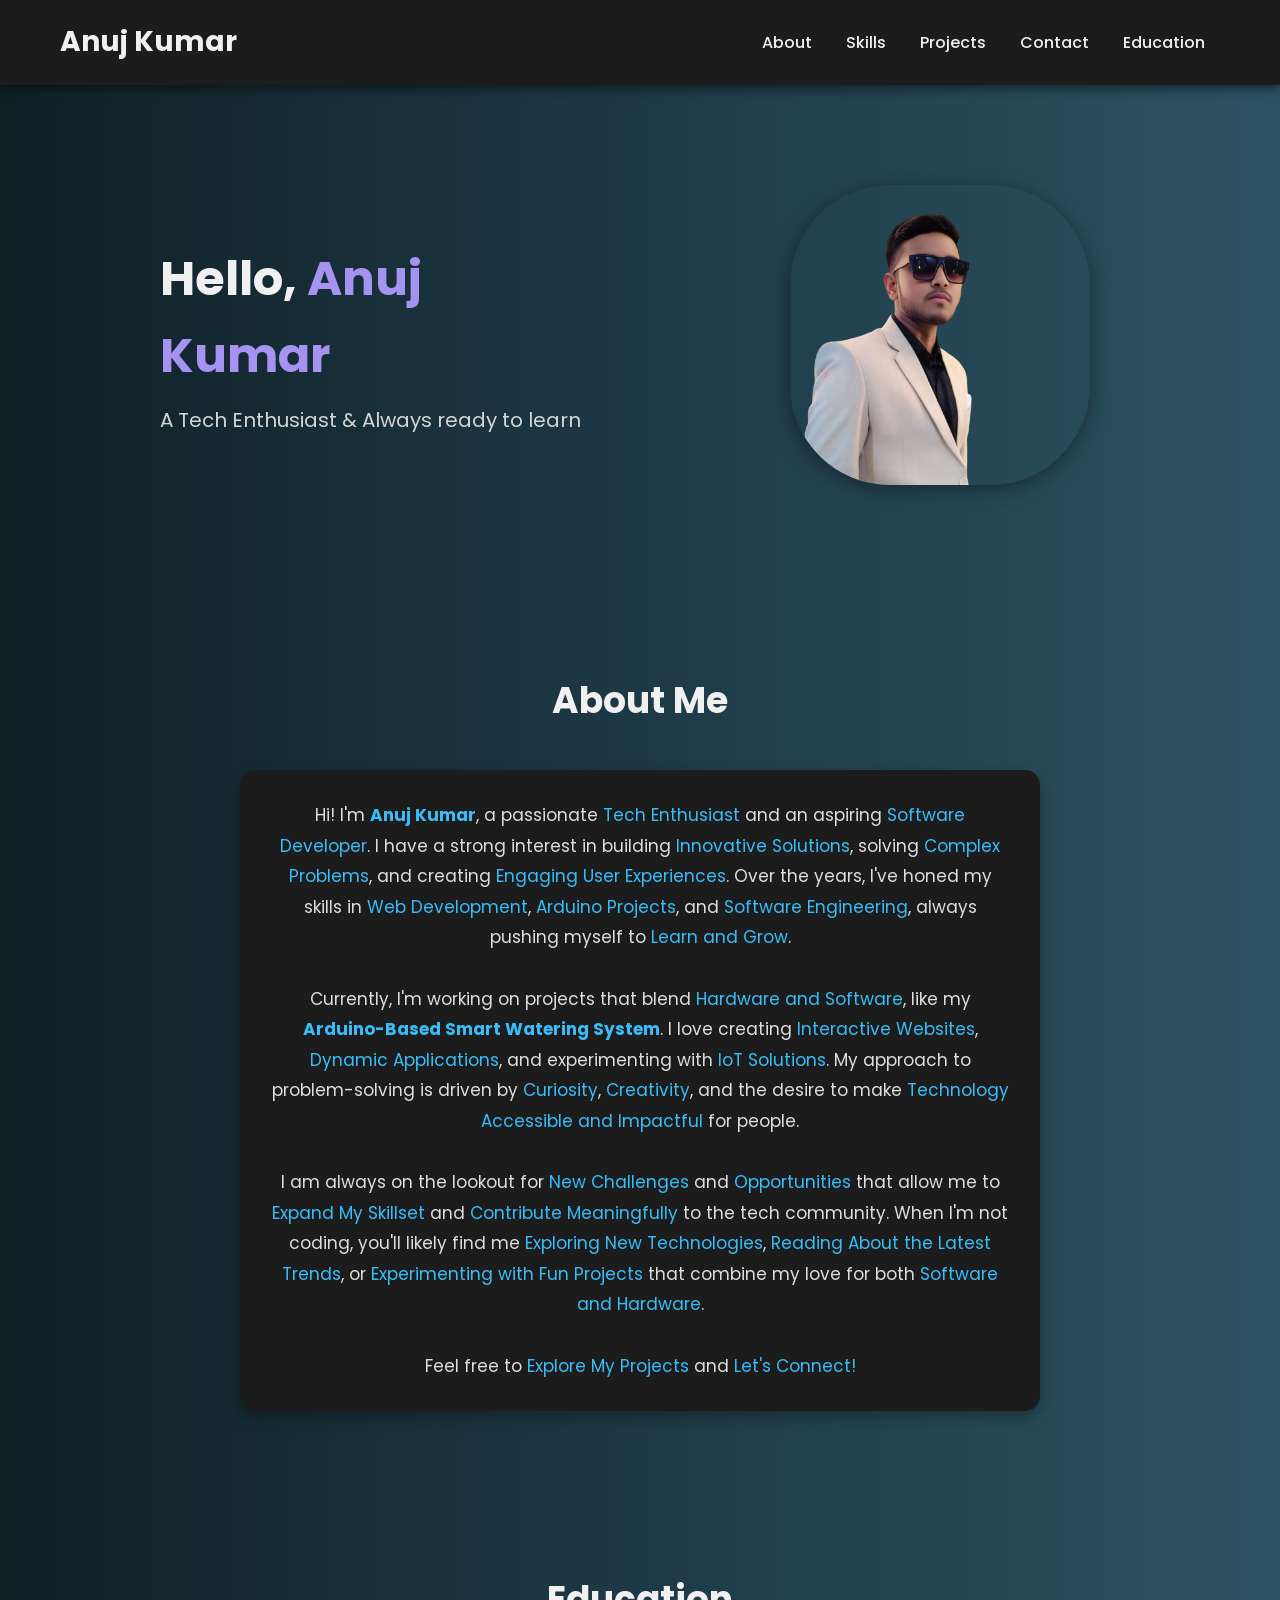
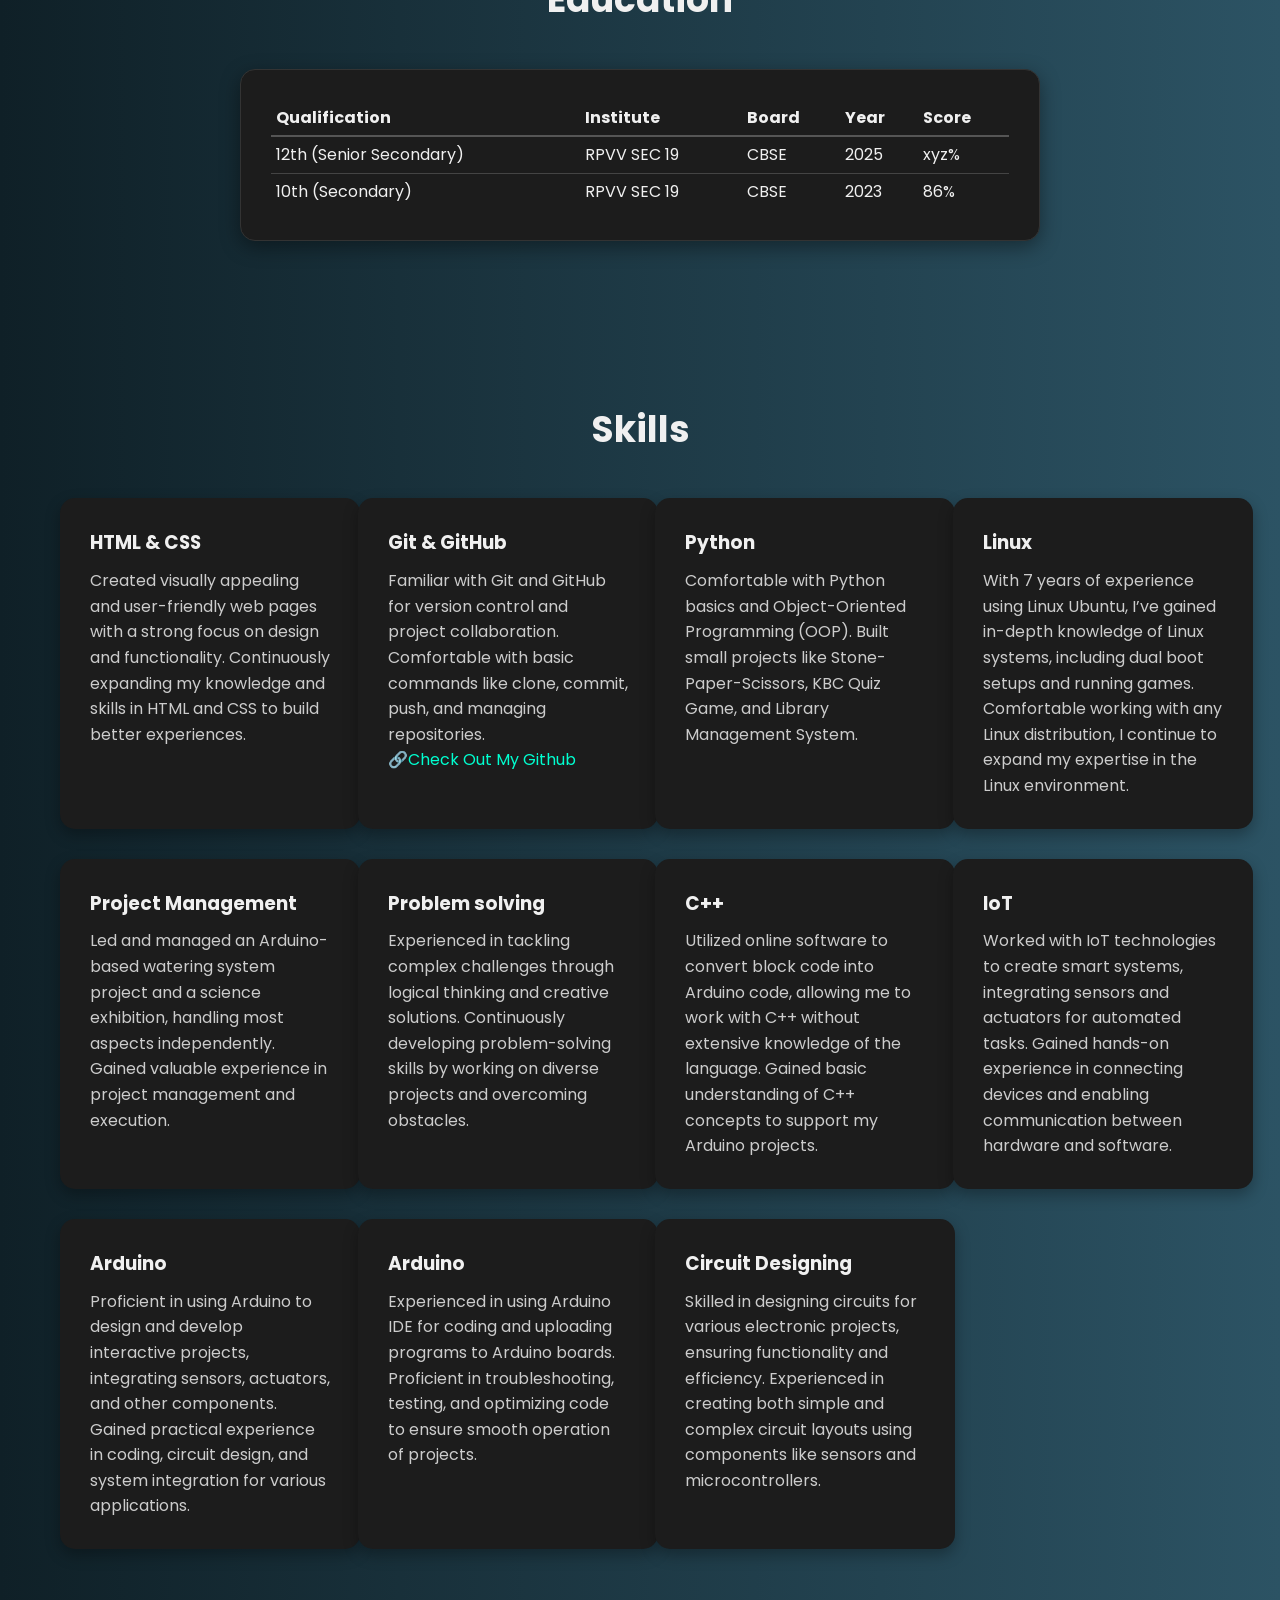
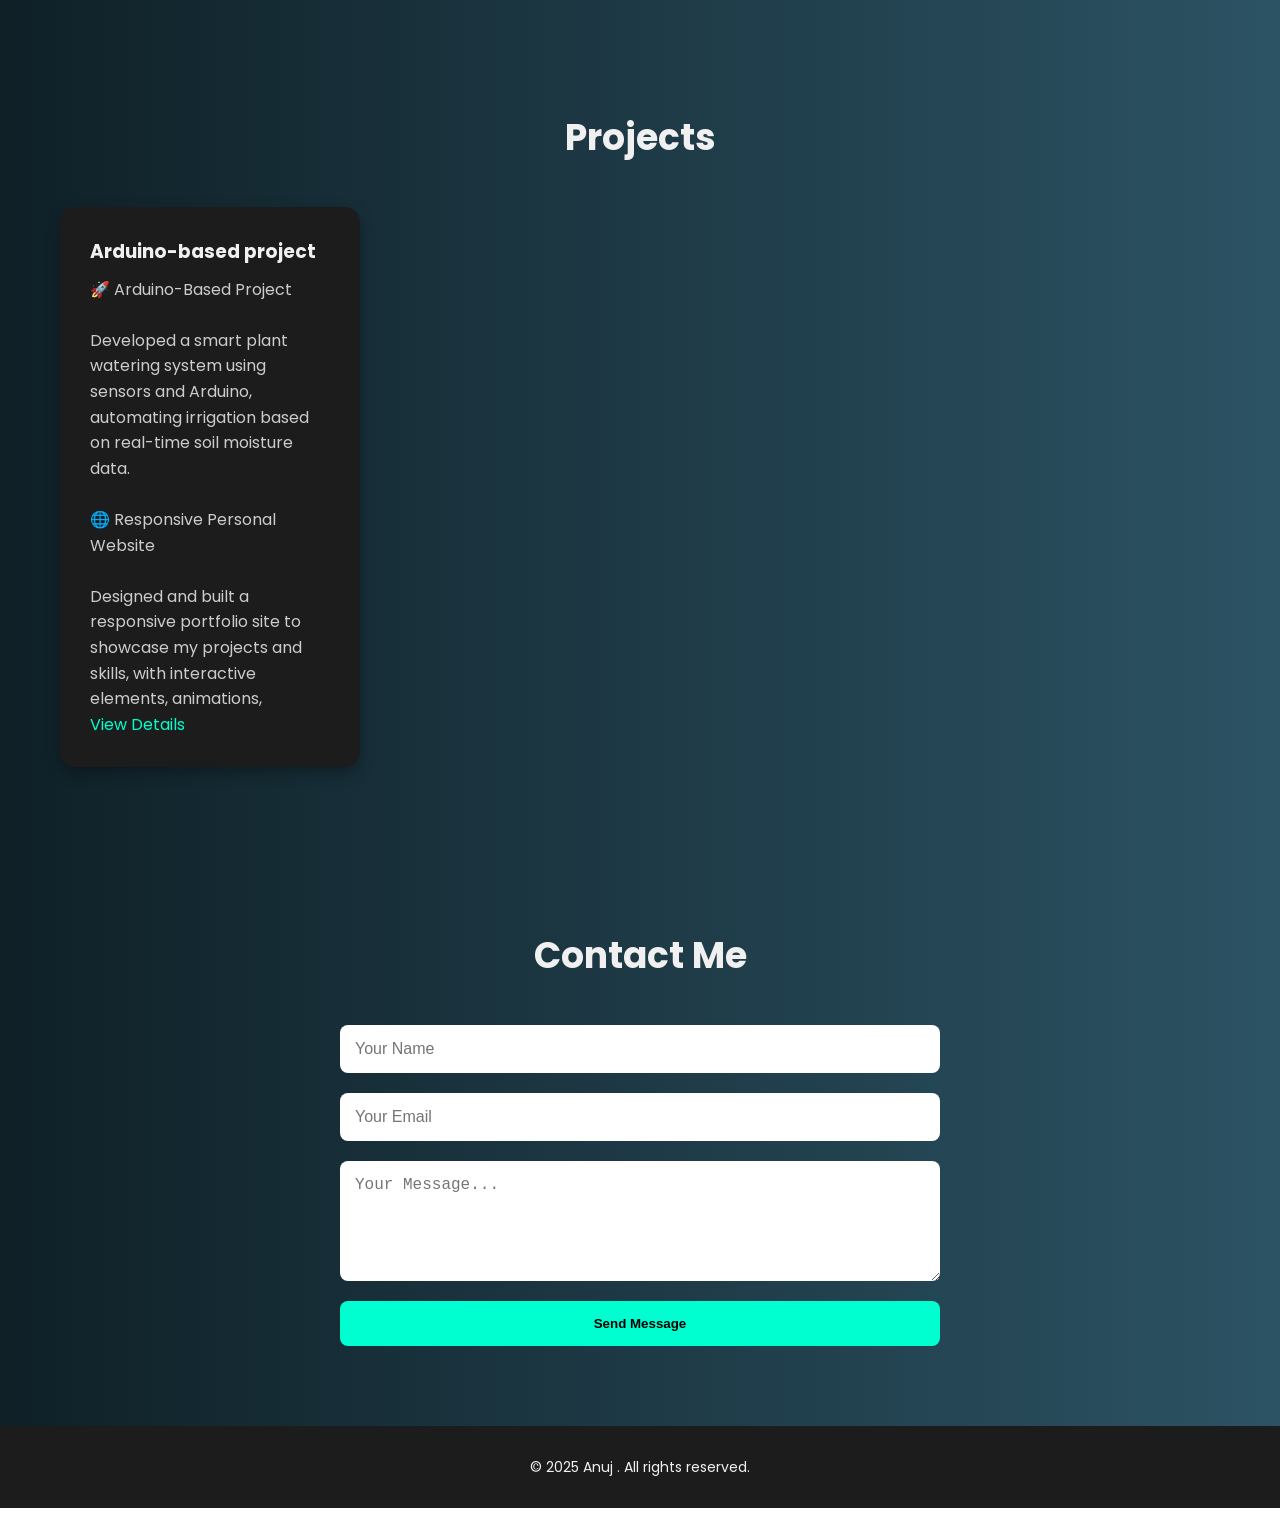
<file: index.html>
<!DOCTYPE html>
<html lang="en">

<head>
  <script type="text/javascript" src="https://cdn.emailjs.com/dist/email.min.js"></script>
  <script>
    (function() {
      emailjs.init("xlFs-dv2_g9a_6nuk"); // Replace with your actual public key
    })();
  </script>

  <meta charset="UTF-8" />
  <meta name="viewport" content="width=device-width, initial-scale=1.0" />
  <title>Anuj Kumar | Portfolio</title>
  <link href="https://fonts.googleapis.com/css2?family=Poppins:wght@300;500;700&display=swap" rel="stylesheet" />
  <style>
    :root {
      --primary: #0f2027;
      --secondary: #203a43;
      --accent: #2c5364;
      --text: #f0f0f0;
      --card-bg: #1c1c1c;
    }

    * {
      margin: 0;
      padding: 0;
      box-sizing: border-box;
      scroll-behavior: smooth;
    }

    body {
      font-family: 'Poppins', sans-serif;
      background: linear-gradient(to right, var(--primary), var(--accent));
      color: var(--text);
      line-height: 1.6;
    }

    header {
      padding: 20px 60px;
      display: flex;
      justify-content: space-between;
      align-items: center;
      background: var(--card-bg);
      box-shadow: 0 4px 10px rgba(0, 0, 0, 0.5);
    }

    header h1 {
      font-size: 28px;
      font-weight: 700;
    }

    nav a {
      margin: 0 15px;
      color: var(--text);
      text-decoration: none;
      font-weight: 500;
      transition: color 0.3s ease;
    }

    nav a:hover {
      color: #00ffd0;
    }

    .hero {
      padding: 100px 60px;
      text-align: left;
    }

    .hero h2 {
      font-size: 48px;
      margin-bottom: 10px;
    }

    .hero p {
      font-size: 20px;
      color: #d4d4d4;
    }

    .hero-content {
      display: flex;
      align-items: center;
      justify-content: flex-start;
      flex-wrap: wrap;
      gap: 20px;
    }

    .hero-text {
      flex: 1;
      max-width: 500px;
      margin-right: 20px;
      margin-left: 100px;
    }

    .hero-image {
      flex: 1;
      text-align: right;
      max-width: 500px;
      margin-right: 130px;
      margin-left: 20px;
    }

    .hero-image img {
      width: 100%;
      max-width: 300px;
      border-radius: 100px;
      box-shadow: 0 4px 20px rgba(0, 0, 0, 0.4);
    }

    section {
      padding: 80px 60px;
    }

    .section-title {
      font-size: 36px;
      margin-bottom: 40px;
      text-align: center;
    }

    .skills,
    .projects {
      display: grid;
      grid-template-columns: repeat(auto-fit, minmax(250px, 1fr));
      gap: 30px;
    }

    .card {
      background: var(--card-bg);
      padding: 30px;
      border-radius: 15px;
      box-shadow: 0 6px 15px rgba(0, 0, 0, 0.3);
      transition: transform 0.3s ease;
      width: 300px;
    }

    .card:hover {
      transform: translateY(-10px);
    }

    .card h3 {
      margin-bottom: 10px;
    }

    .card p {
      color: #ccc;
    }

    form {
      max-width: 600px;
      margin: auto;
      display: flex;
      flex-direction: column;
      gap: 20px;
    }

    input,
    textarea {
      padding: 15px;
      border: none;
      border-radius: 8px;
      font-size: 16px;
    }

    button {
      padding: 15px;
      background: #00ffd0;
      color: #000;
      border: none;
      border-radius: 8px;
      font-weight: bold;
      cursor: pointer;
      transition: background 0.3s ease;
    }

    button:hover {
      background: #00bfa6;
    }

    footer {
      text-align: center;
      padding: 30px;
      background: var(--card-bg);
      font-size: 14px;
    }
    .highlight0{
      color: #a592f1;
    }
    .highlight{
      color: #38bdf8;
    }

    /* Responsive tweaks */
    @media (max-width: 768px) {

      header,
      section {
        padding: 20px;
      }

      .hero h2 {
        font-size: 36px;
      }

      .hero-content {
        flex-direction: column;
        text-align: center;
      }

      .hero-image {
        text-align: center;
      }

      .section-title {
        font-size: 28px;
      }

      .skills,
      .projects {
        grid-template-columns: 1fr;
        /* Stack items vertically */
        gap: 20px;
        /* Adjust gap */
      }

      header {
        padding: 10px 20px;
        /* Reduce padding for mobile */
      }

      nav a {
        font-size: 14px;
        /* Smaller text for mobile */
        margin: 0 10px;
        /* Reduce margin between links */
      }

      .hero-text {
        margin: 0;
        /* Remove extra margins */
      }

      .hero-image {
        margin: 0;
        /* Adjust margins for mobile */
      }
    }
  </style>
</head>

<body>

  <header>
    <h1>Anuj Kumar</h1>
    <nav>
      <a href="#about">About</a>
      <a href="#skills">Skills</a>
      <a href="#projects">Projects</a>
      <a href="#contact">Contact</a>
      <a href="#education">Education</a>
    </nav>
  </header>

  <section class="hero">
    <div class="hero-content">
      <div class="hero-text">
        <h2>Hello, <span class="highlight0">Anuj Kumar</span></h2>
        <p>A Tech Enthusiast & Always ready to learn</p>
      </div>
      <div class="hero-image">
        <img src="anuj.png" alt="Anuj Kumar" />
      </div>
    </div>
  </section>

  <section id="about">
    <h2 class="section-title">About Me</h2>
    <div style="max-width: 800px; margin: auto; background: var(--card-bg); padding: 30px; border-radius: 15px; box-shadow: 0 6px 15px rgba(0, 0, 0, 0.3);">
      <p style="text-align: center; font-size: 17px; line-height: 1.8; color: #ddd;">
        Hi! I'm <strong><span class="highlight">Anuj Kumar</span></strong>, a passionate <span class="highlight">Tech Enthusiast</span> and an aspiring <span class="highlight">Software Developer</span>. I have a strong interest in building <span class="highlight">Innovative Solutions</span>, solving <span class="highlight">Complex Problems</span>, and creating <span class="highlight">Engaging User Experiences</span>. Over the years, I've honed my skills in <span class="highlight">Web Development</span>, <span class="highlight">Arduino Projects</span>, and <span class="highlight">Software Engineering</span>, always pushing myself to <span class="highlight">Learn and Grow</span>.
        <br><br>
        Currently, I'm working on projects that blend <span class="highlight">Hardware and Software</span>, like my <strong><span class="highlight">Arduino-Based Smart Watering System</span></strong>. I love creating <span class="highlight">Interactive Websites</span>, <span class="highlight">Dynamic Applications</span>, and experimenting with <span class="highlight">IoT Solutions</span>. My approach to problem-solving is driven by <span class="highlight">Curiosity</span>, <span class="highlight">Creativity</span>, and the desire to make <span class="highlight">Technology Accessible and Impactful</span> for people.
        <br><br>
        I am always on the lookout for <span class="highlight">New Challenges</span> and <span class="highlight">Opportunities</span> that allow me to <span class="highlight">Expand My Skillset</span> and <span class="highlight">Contribute Meaningfully</span> to the tech community. When I'm not coding, you'll likely find me <span class="highlight">Exploring New Technologies</span>, <span class="highlight">Reading About the Latest Trends</span>, or <span class="highlight">Experimenting with Fun Projects</span> that combine my love for both <span class="highlight">Software and Hardware</span>.
        <br><br>
        Feel free to <span class="highlight">Explore My Projects</span> and <span class="highlight">Let's Connect!</span>
      </p>
      
    </div>
  </section>
  
  
  
  <section id="education">
    <h2 class="section-title">Education</h2>
    <div style="
      max-width: 800px;
      margin: auto;
      background: var(--card-bg);
      padding: 30px;
      border-radius: 15px;
      box-shadow: 0 6px 20px rgba(0, 0, 0, 0.4);
      border: 1px solid #333;
    ">
      <table style="
        width: 100%;
        text-align: left;
        border-collapse: collapse;
        color: var(--text);
      ">
        <thead>
          <tr style="border-bottom: 2px solid #555;">
            <th style="padding: 5px;">Qualification</th>
            <th style="padding: 5px;">Institute</th>
            <th style="padding: 5px;">Board</th>
            <th style="padding: 5px;">Year</th>
            <th style="padding: 5px;">Score</th>
          </tr>
        </thead>
        <tbody>
          <tr style="border-bottom: 1px solid #444;">
            <td style="padding: 5px;">12th (Senior Secondary)</td>
            <td style="padding: 5px;">RPVV SEC 19</td>
            <td style="padding: 5px;">CBSE</td>
            <td style="padding: 5px;">2025</td>
            <td style="padding: 5px;">xyz%</td>
          </tr>
          <tr>
            <td style="padding: 5px;">10th (Secondary)</td>
            <td style="padding: 5px;">RPVV SEC 19</td>
            <td style="padding: 5px;">CBSE</td>
            <td style="padding: 5px;">2023</td>
            <td style="padding: 5px;">86%</td>
          </tr>
        </tbody>
      </table>
    </div>
  </section>


  <section id="skills">
    <h2 class="section-title">Skills</h2>
    <div class="skills">
      <div class="card">
        <h3>HTML & CSS</h3>
        <p>Created visually appealing and user-friendly web pages with a strong focus on design and functionality. Continuously expanding my knowledge and skills in HTML and CSS to build better experiences.  
        </p>
      </div>

      <div class="card">
        <h3>Git & GitHub</h3>
        <p>Familiar with Git and GitHub for version control and project collaboration.
          Comfortable with basic commands like clone, commit, push, and managing repositories.
        </p>
        <a href="github ka link" style="color: #00ffd0; text-decoration: none;">
          🔗Check Out My Github
        </a>
      </div>
      <div class="card">
        <h3>Python</h3>
        <p>
        Comfortable with Python basics and Object-Oriented Programming (OOP).  
        Built small projects like Stone-Paper-Scissors, KBC Quiz Game, and Library Management System.</p>
      </div>
      <div class="card">
        <h3>Linux</h3>
        <p>
          With 7 years of experience using Linux Ubuntu, I’ve gained in-depth knowledge of Linux systems, including dual boot setups and running games. Comfortable working with any Linux distribution, I continue to expand my expertise in the Linux environment.
        </p>
      </div>
      <div class="card">
        <h3>Project Management</h3>
        <p>
          Led and managed an Arduino-based watering system project and a science exhibition, handling most aspects independently. Gained valuable experience in project management and execution.
        </p>
      </div>
      <div class="card">
        <h3>Problem solving</h3>
        <p>
          Experienced in tackling complex challenges through logical thinking and creative solutions. Continuously developing problem-solving skills by working on diverse projects and overcoming obstacles.
        </p>
      </div>
      <div class="card">
        <h3>C++</h3>
        <p>
          Utilized online software to convert block code into Arduino code, allowing me to work with C++ without extensive knowledge of the language. Gained basic understanding of C++ concepts to support my Arduino projects.
        </p>
      </div>
      <div class="card">
        <h3>IoT</h3>
        <p>
          Worked with IoT technologies to create smart systems, integrating sensors and actuators for automated tasks. Gained hands-on experience in connecting devices and enabling communication between hardware and software.
        </p>
      </div>
      <div class="card">
        <h3>Arduino</h3>
        <p>
          Proficient in using Arduino to design and develop interactive projects, integrating sensors, actuators, and other components. Gained practical experience in coding, circuit design, and system integration for various applications.
        </p>
      </div>
      <div class="card">
        <h3>Arduino</h3>
        <p>
          Experienced in using Arduino IDE for coding and uploading programs to Arduino boards. Proficient in troubleshooting, testing, and optimizing code to ensure smooth operation of projects.
        </p>
      </div>
      <div class="card">
        <h3>Circuit Designing</h3>
        <p>
          Skilled in designing circuits for various electronic projects, ensuring functionality and efficiency. Experienced in creating both simple and complex circuit layouts using components like sensors and microcontrollers.
        </p>
      </div>
      

      

    </div>
  </section>

  <section id="projects">
    <h2 class="section-title">Projects</h2>
    <div class="projects">
      <div class="card">
        <h3>
          Arduino-based project
        </h3>
        <p>🚀 Arduino-Based Project<br><br>
          Developed a smart plant watering system using sensors and Arduino, automating irrigation based on real-time soil moisture data.<br><br>
          🌐 Responsive Personal Website<br><br>
          Designed and built a responsive portfolio site to showcase my projects and skills, with interactive elements, animations,
        </p>
        <a href="../Arduino-Based-Smart-Watering-System-/arduino.html" style="color: #00ffd0; text-decoration: none;">
          View Details
        </a>
      </div>
    </div>
  </section>

  <section id="contact">
    <h2 class="section-title">Contact Me</h2>
    <form id="contact-form">
      <input type="text" name="user_name" placeholder="Your Name" required />
      <input type="email" name="user_email" placeholder="Your Email" required />
      <textarea name="message" rows="5" placeholder="Your Message..." required></textarea>
      <button type="submit">Send Message</button>
    </form>
  </section>

  
  <script type="text/javascript">
    (function () {
      emailjs.init("xlFs-dv2_g9a_6nuk"); // Your Public Key
    })();
    
    document.getElementById("contact-form").addEventListener("submit", function (e) {
      e.preventDefault();
      
      emailjs.sendForm("service_cx6hdbp", "template_eak1ulp", this)
      .then(function () {
        alert("Message sent successfully!");
      }, function (error) {
        console.error("FAILED...", error);
        alert("Failed to send message. Please try again later.");
      });
      
      this.reset();
    });
    </script>
  
  <footer>
    &copy; 2025 Anuj . All rights reserved.
  </footer>

</body>

</html>
</file>
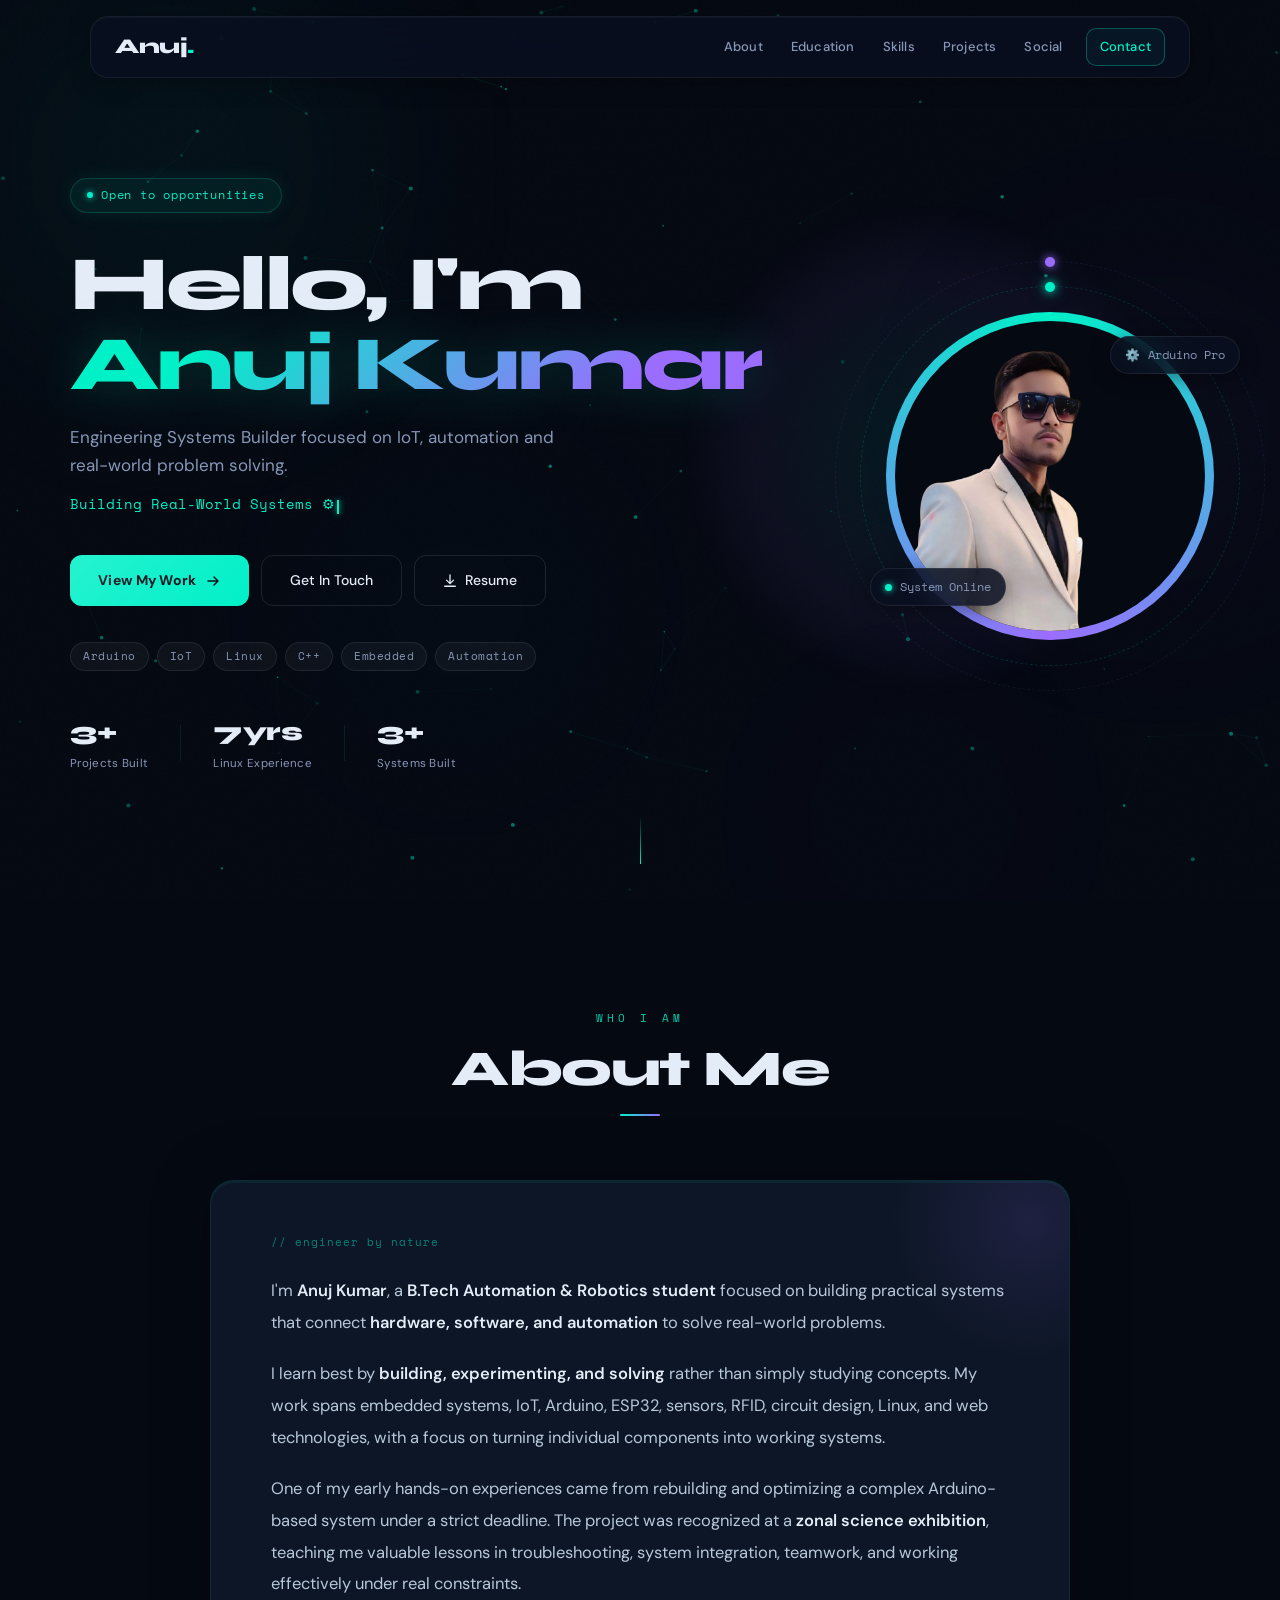
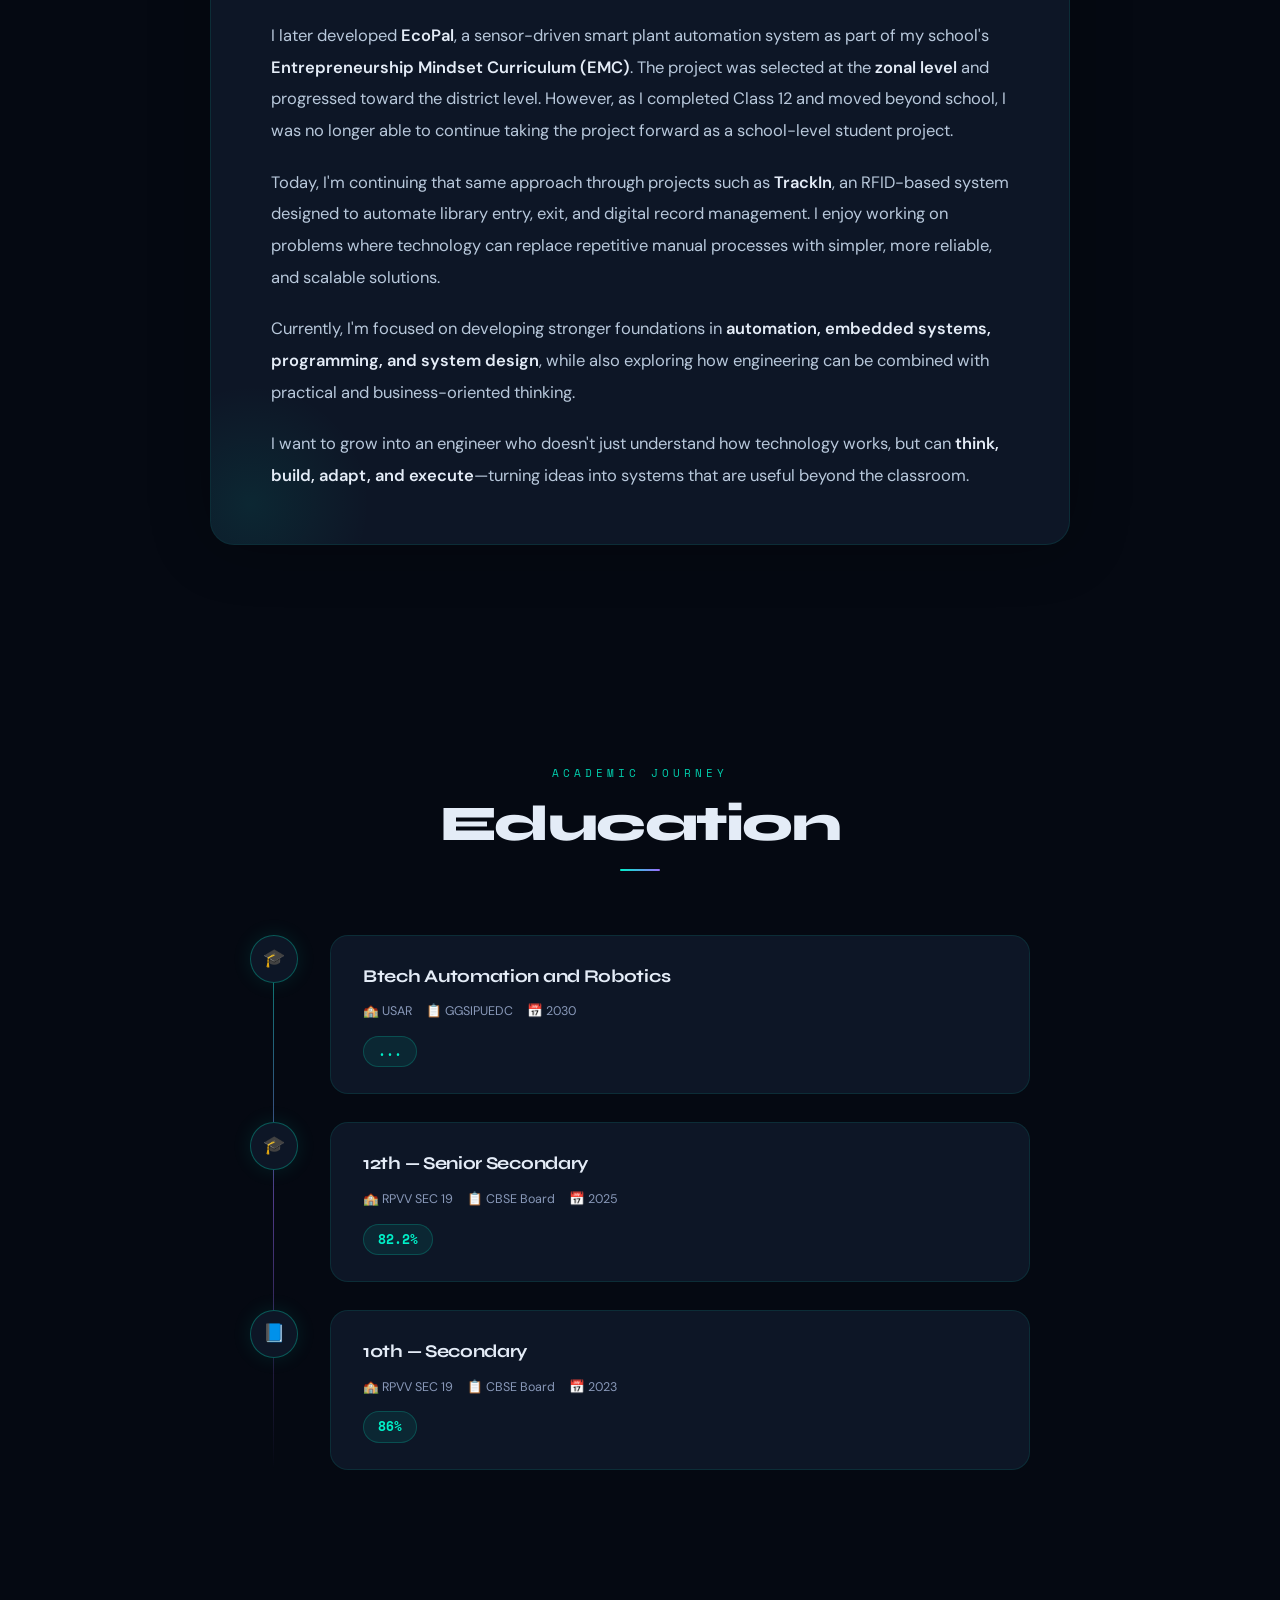
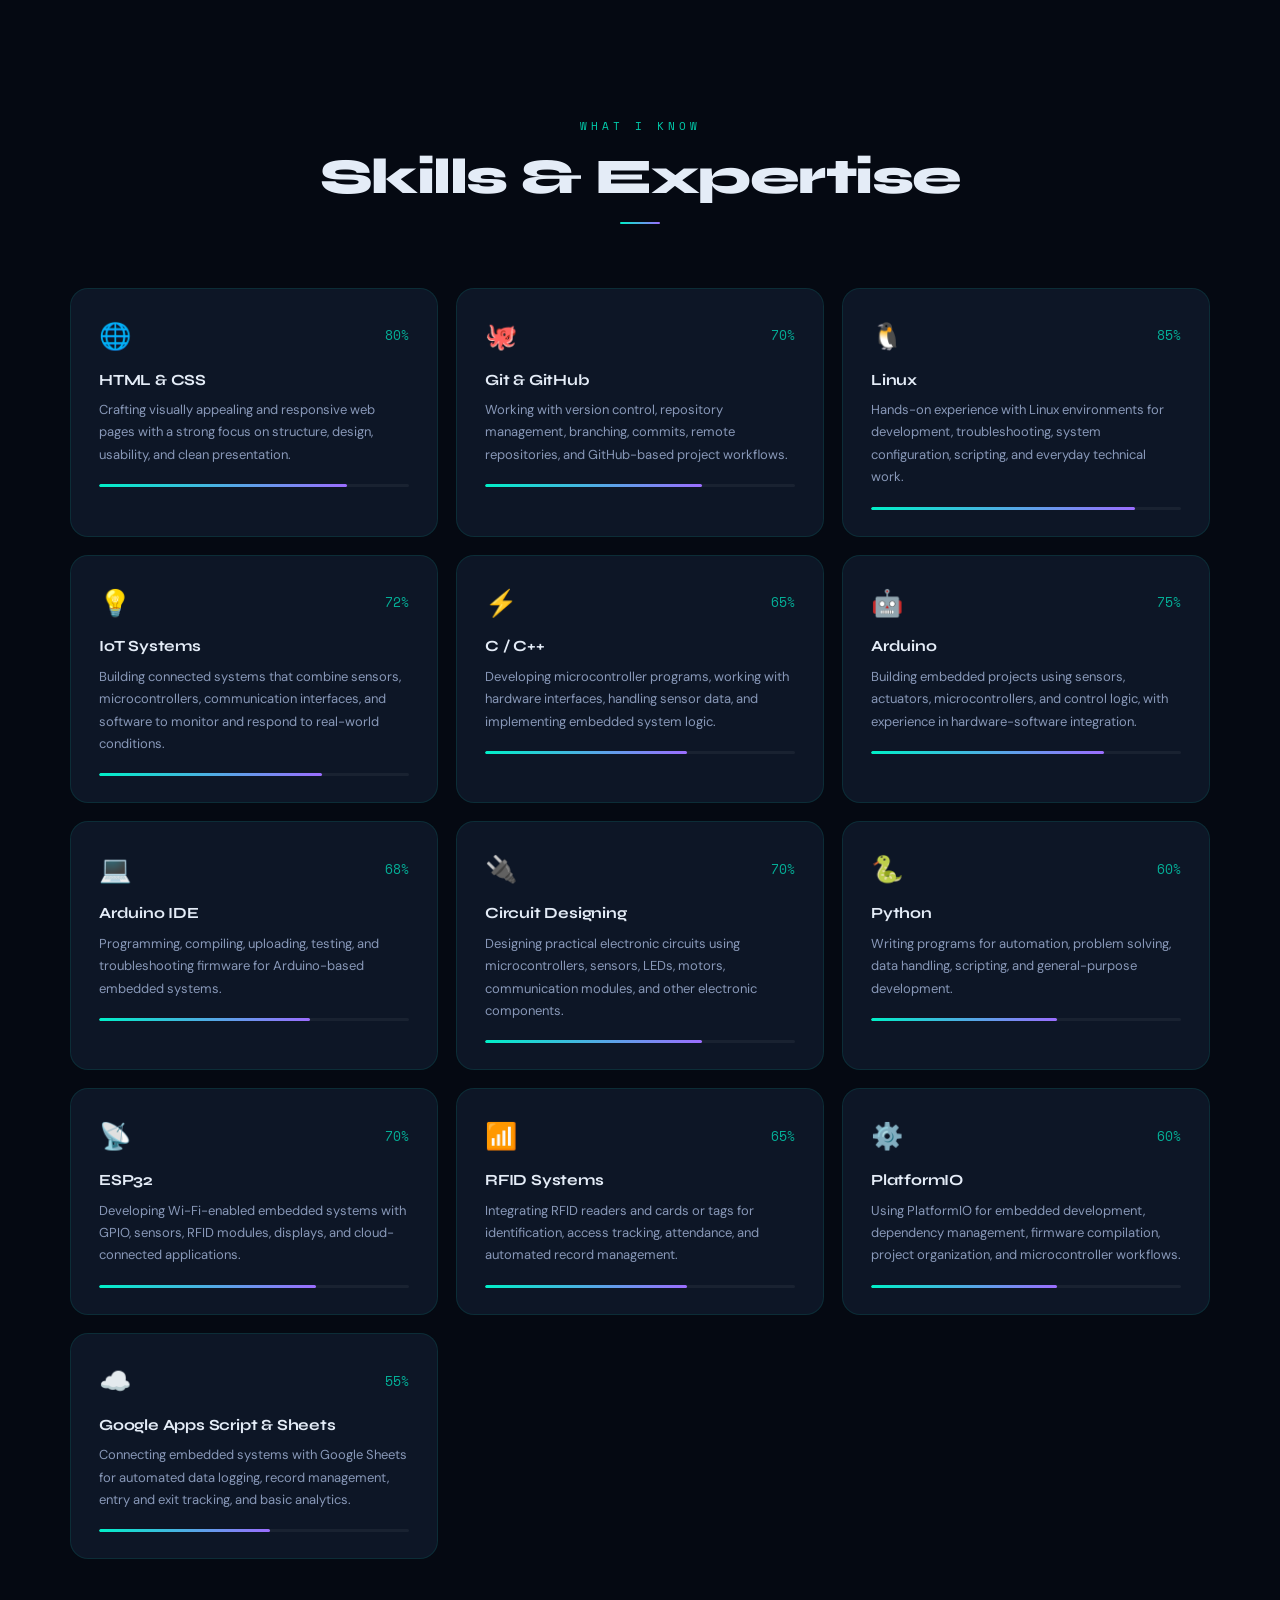
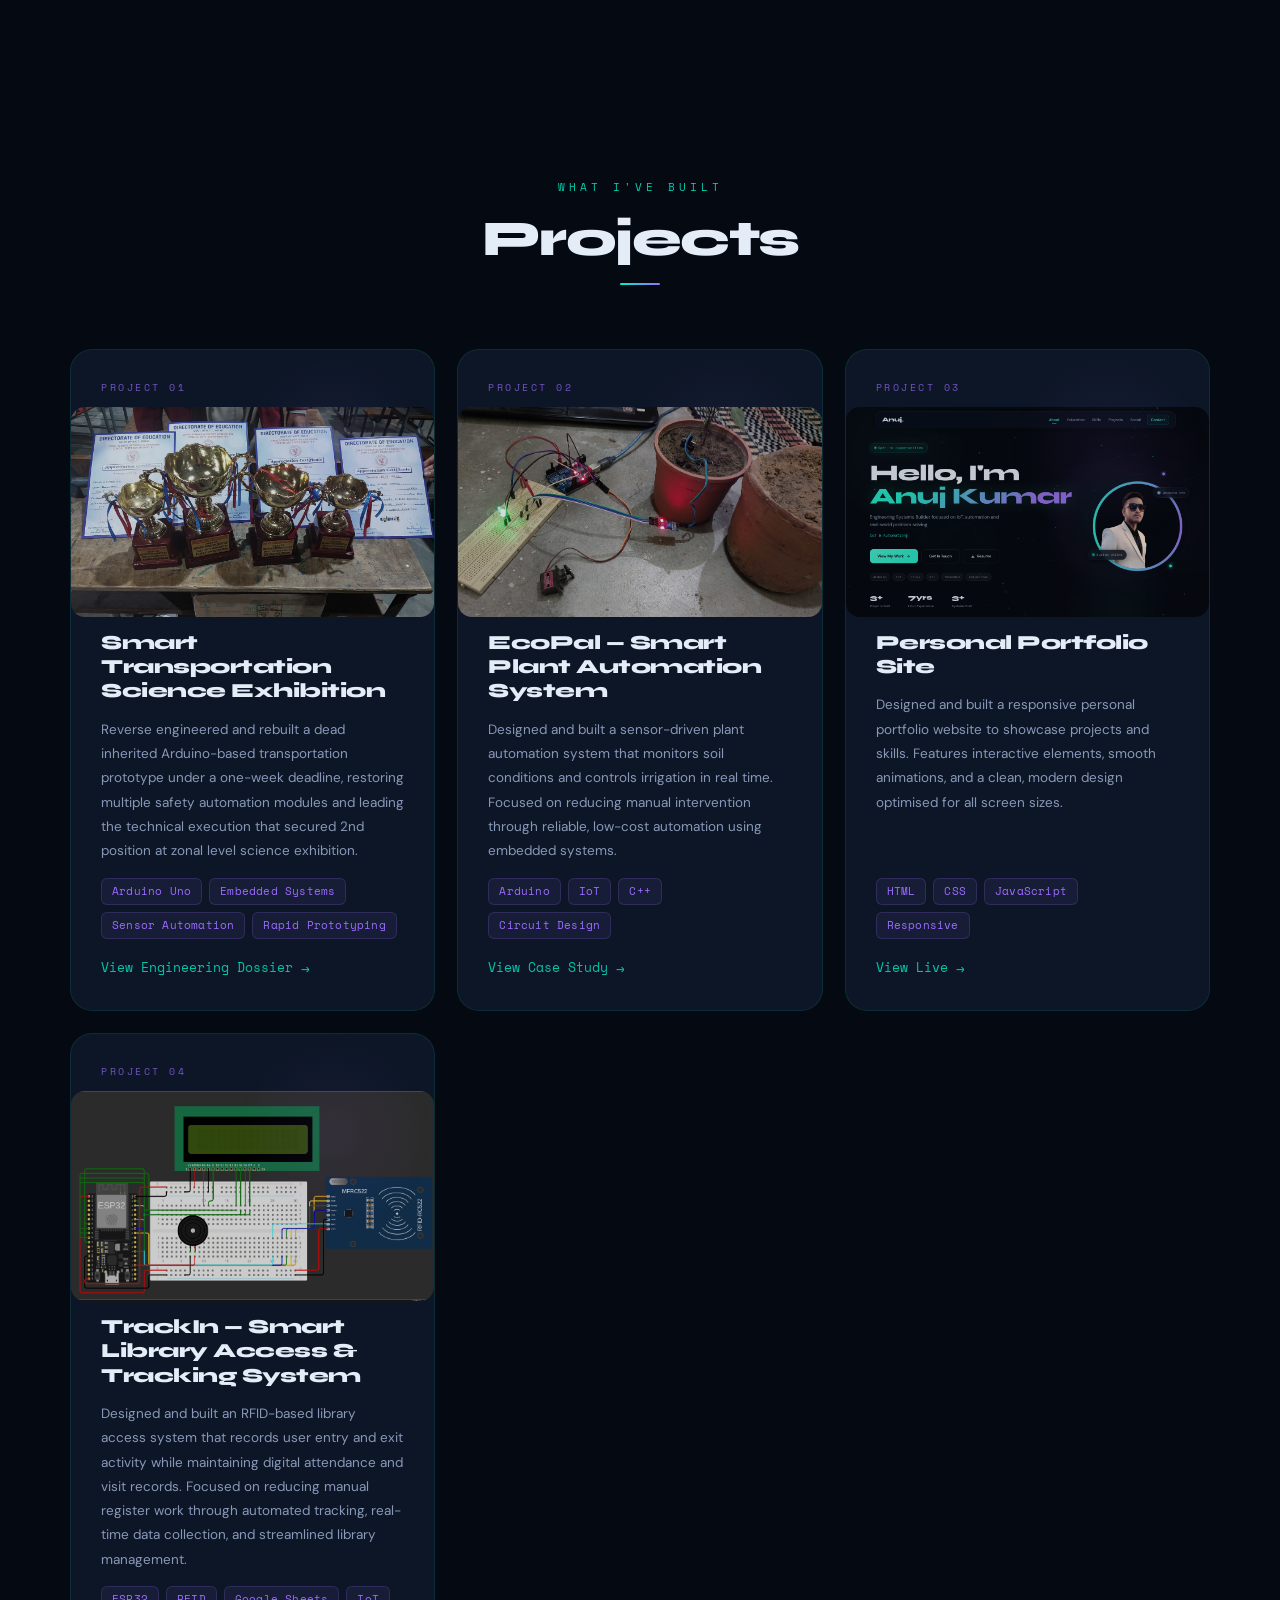
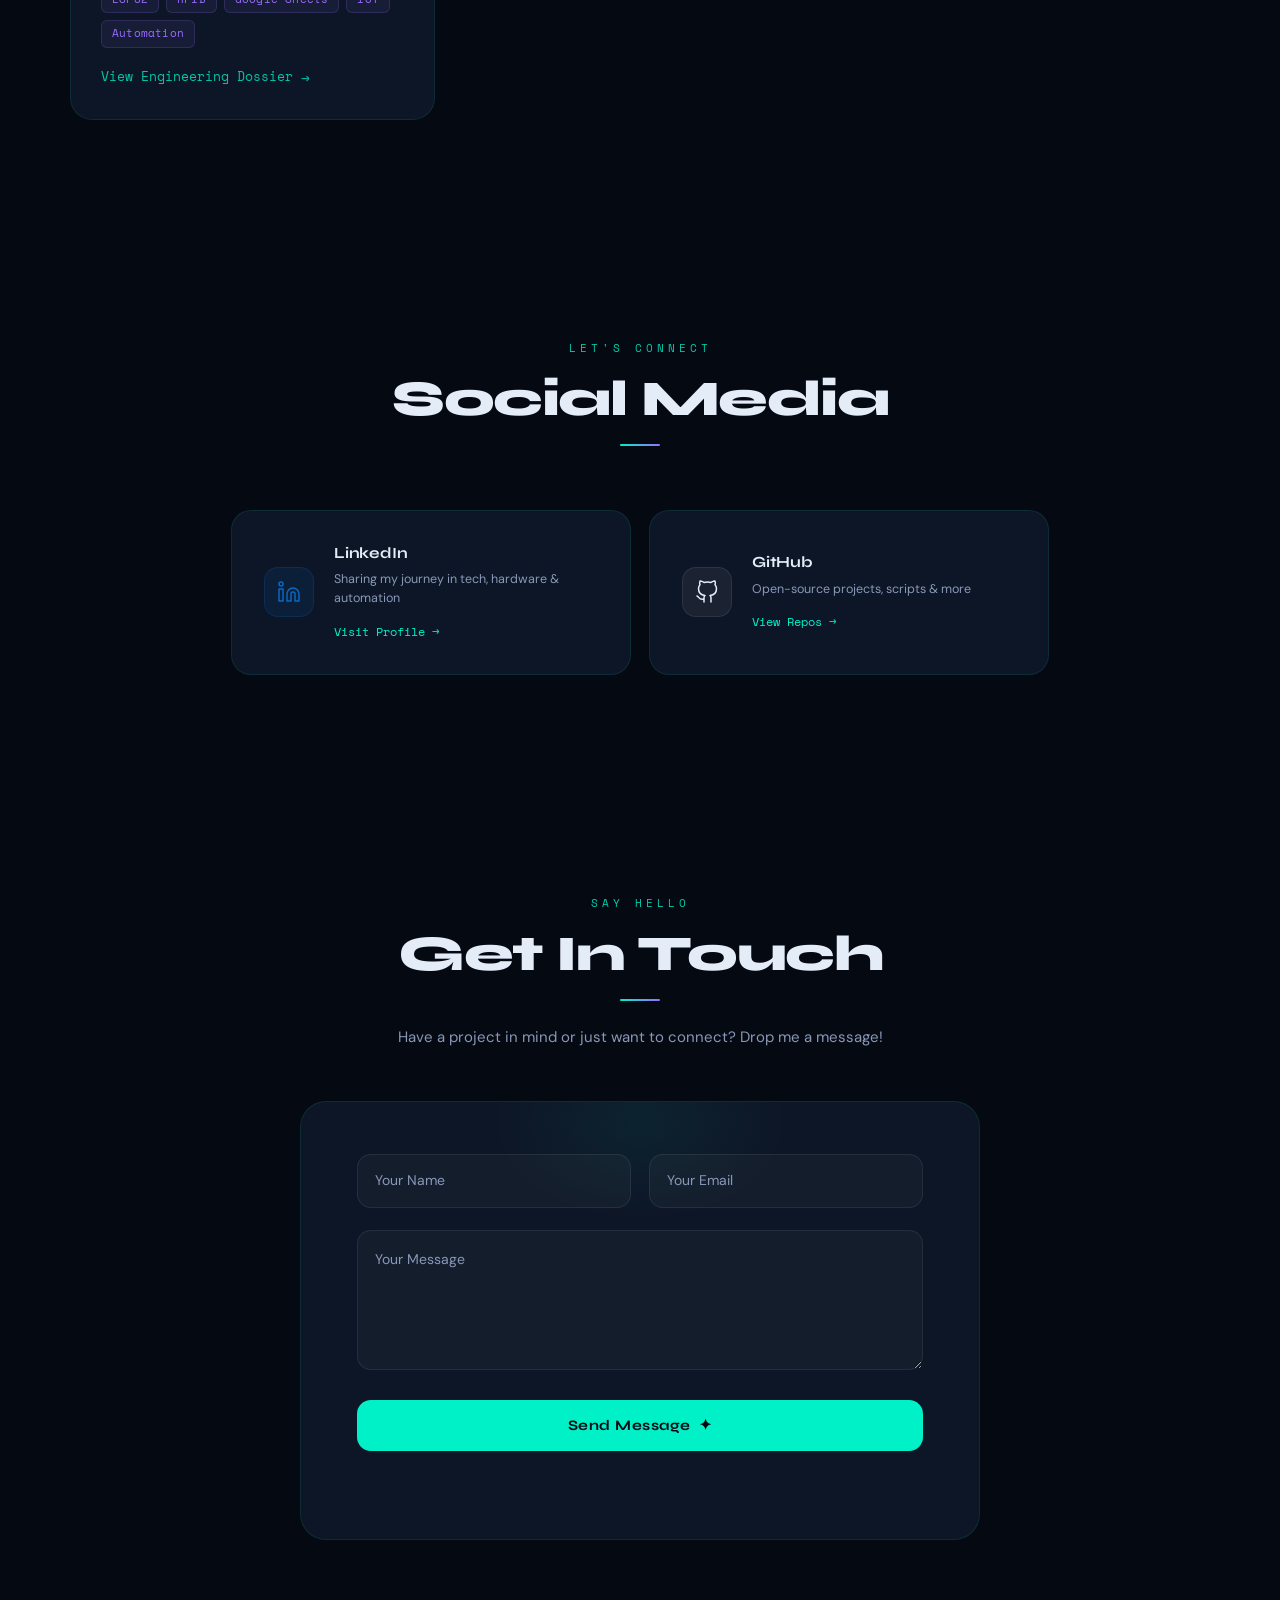
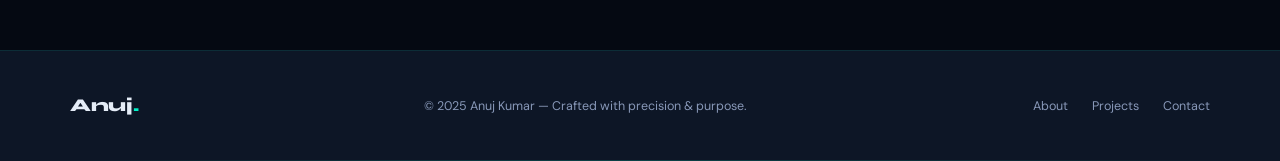
<file: docs/index.html>
<!DOCTYPE html>
<html lang="en">

<head>
  <meta charset="UTF-8" />
  <meta name="viewport" content="width=device-width, initial-scale=1.0" />
  <title>Anuj Kumar | Engineering Systems Builder</title>
  <script src="https://cdn.emailjs.com/dist/email.min.js"></script>
  <link rel="preconnect" href="https://fonts.googleapis.com" />
  <link rel="preconnect" href="https://fonts.gstatic.com" crossorigin />
  <link
    href="https://fonts.googleapis.com/css2?family=Syne:wght@400;600;700;800&family=DM+Sans:ital,opsz,wght@0,9..40,300;0,9..40,400;0,9..40,500;1,9..40,300&family=Space+Mono:wght@400;700&display=swap"
    rel="stylesheet" />
  <link rel="stylesheet" href="style.css">
</head>

<body>

  <!-- ===================== CURSOR GLOW ===================== -->
  <div class="cursor-glow" id="cursor-glow"></div>

  <!-- ===================== SCROLL PROGRESS ===================== -->
  <div id="scroll-progress"></div>

  <!-- ===================== AURORA BACKGROUND ===================== -->
  <div class="aurora-bg" aria-hidden="true">
    <div class="aurora aurora-1"></div>
    <div class="aurora aurora-2"></div>
    <div class="aurora aurora-3"></div>
    <div class="aurora aurora-4"></div>
  </div>

  <!-- ===================== PARTICLE CANVAS ===================== -->
  <canvas id="bg-canvas"></canvas>

  <div class="site-wrap">

    <!-- ===================== HEADER ===================== -->
    <header id="main-header">
      <a href="#" class="logo">Anuj<span>.</span></a>
      <nav id="main-nav">
        <a href="#about" data-section="about">About</a>
        <a href="#education" data-section="education">Education</a>
        <a href="#skills" data-section="skills">Skills</a>
        <a href="#projects" data-section="projects">Projects</a>
        <a href="#social" data-section="social">Social</a>
        <a href="#contact" class="nav-cta" data-section="contact">Contact</a>
      </nav>
      <button class="hamburger" id="hamburger" aria-label="Toggle navigation" aria-expanded="false">
        <span></span><span></span><span></span>
      </button>
    </header>

    <!-- Mobile Nav Overlay -->
    <div class="mobile-nav" id="mobile-nav" role="dialog" aria-modal="true">
      <div class="mobile-nav-inner">
        <a href="#about" onclick="closeMobileNav()">About</a>
        <a href="#education" onclick="closeMobileNav()">Education</a>
        <a href="#skills" onclick="closeMobileNav()">Skills</a>
        <a href="#projects" onclick="closeMobileNav()">Projects</a>
        <a href="#social" onclick="closeMobileNav()">Social</a>
        <a href="#contact" onclick="closeMobileNav()" class="mobile-nav-cta">Contact</a>
      </div>
    </div>

    <!-- ===================== HERO ===================== -->
    <section class="hero">
      <!-- Glow behind image -->
      <div class="hero-glow" aria-hidden="true"></div>

      <div class="hero-inner">
        <div class="hero-left">

          <div class="hero-badge">
            <span class="dot"></span> Open to opportunities
          </div>

          <h1 class="hero-name">
            Hello, I'm<br>
            <span class="line2">Anuj Kumar</span>
          </h1>

          <p class="hero-tagline">
            Engineering Systems Builder focused on IoT, automation and real-world problem solving.
          </p>

          <div class="typewriter-wrap">
            <span id="typewriter-text"></span><span class="caret"></span>
          </div>

          <div class="hero-ctas">
            <a href="#projects" class="btn-primary">
              <span>View My Work</span>
              <svg width="16" height="16" viewBox="0 0 16 16" fill="none">
                <path d="M3 8h10M9 4l4 4-4 4" stroke="currentColor" stroke-width="1.5" stroke-linecap="round"
                  stroke-linejoin="round" />
              </svg>
            </a>
            <a href="#contact" class="btn-ghost">Get In Touch</a>
            <a href="resume.pdf" class="btn-ghost btn-resume" download>
              <svg width="14" height="14" viewBox="0 0 16 16" fill="none">
                <path d="M8 1v9M4 7l4 4 4-4M2 14h12" stroke="currentColor" stroke-width="1.5" stroke-linecap="round"
                  stroke-linejoin="round" />
              </svg>
              Resume
            </a>
          </div>

          <!-- Tech Stack Pills -->
          <div class="tech-pills">
            <span class="tech-pill">Arduino</span>
            <span class="tech-pill">IoT</span>
            <span class="tech-pill">Linux</span>
            <span class="tech-pill">C++</span>
            <span class="tech-pill">Embedded</span>
            <span class="tech-pill">Automation</span>
          </div>

          <div class="hero-stats">
            <div class="stat">
              <div class="stat-val">3+</div>
              <div class="stat-label">Projects Built</div>
            </div>
            <div class="stat-sep" aria-hidden="true"></div>
            <div class="stat">
              <div class="stat-val">7yrs</div>
              <div class="stat-label">Linux Experience</div>
            </div>
            <div class="stat-sep" aria-hidden="true"></div>
            <div class="stat">
              <div class="stat-val">3+</div>
              <div class="stat-label">Systems Built</div>
            </div>
          </div>

        </div>

        <div class="hero-right">
          <div class="hero-img-wrap">
            <div class="hero-ring"></div>
            <div class="hero-ring hero-ring-2"></div>
            <div class="hero-img-inner">
              <img src="anuj.png" alt="Anuj Kumar" />
            </div>
            <!-- Floating status card -->
            <div class="hero-float-card hero-float-1">
              <span class="float-dot"></span>
              <span>System Online</span>
            </div>
            <!-- Floating badge -->
            <div class="hero-float-card hero-float-2">
              <span>⚙️</span>
              <span>Arduino Pro</span>
            </div>
          </div>
        </div>
      </div>

      <!-- Scroll indicator -->
      <div class="scroll-indicator" aria-label="Scroll down">
        <div class="scroll-line"></div>
      </div>
    </section>

    <!-- ===================== ABOUT ===================== -->

    <section id="about">
      <div class="section-header reveal">
        <span class="section-eyebrow">Who I Am</span>
        <h2 class="section-title">About Me</h2>
        <div class="section-divider"></div>
      </div>

      <div class="about-inner reveal">
        <div class="about-accent-tag">// engineer by nature</div>

        <div class="about-text">
          <p>
            I'm <strong class="hi-cyan">Anuj Kumar</strong>, a <strong class="hi-violet">B.Tech Automation &amp;
              Robotics
              student</strong> focused on building practical systems that connect <strong class="hi-cyan">hardware,
              software, and automation</strong> to solve real-world problems.
          </p>

          <p>
            I learn best by <strong class="hi-cyan">building, experimenting, and solving</strong> rather than simply
            studying concepts. My work spans embedded systems, IoT, Arduino, ESP32, sensors, RFID, circuit design,
            Linux, and web technologies, with a focus on turning individual components into working systems.
          </p>

          <p>
            One of my early hands-on experiences came from rebuilding and optimizing a complex Arduino-based system
            under
            a strict deadline. The project was recognized at a <strong class="hi-violet">zonal science
              exhibition</strong>,
            teaching me valuable lessons in troubleshooting, system integration, teamwork, and working effectively under
            real constraints.
          </p>

          <p>
            I later developed <strong class="hi-cyan">EcoPal</strong>, a sensor-driven smart plant automation system as
            part of my school's <strong class="hi-violet">Entrepreneurship Mindset Curriculum (EMC)</strong>. The
            project
            was selected at the <strong class="hi-cyan">zonal level</strong> and progressed toward the district level.
            However, as I completed Class 12 and moved beyond school, I was no longer able to continue taking the
            project
            forward as a school-level student project.
          </p>

          <p>
            Today, I'm continuing that same approach through projects such as <strong class="hi-cyan">TrackIn</strong>,
            an RFID-based system designed to automate library entry, exit, and digital record management. I enjoy
            working
            on problems where technology can replace repetitive manual processes with simpler, more reliable, and
            scalable
            solutions.
          </p>

          <p>
            Currently, I'm focused on developing stronger foundations in <strong class="hi-violet">automation, embedded
              systems, programming, and system design</strong>, while also exploring how engineering can be combined
            with
            practical and business-oriented thinking.
          </p>

          <p>
            I want to grow into an engineer who doesn't just understand how technology works, but can
            <strong class="hi-cyan">think, build, adapt, and execute</strong>—turning ideas into systems that are useful
            beyond the classroom.
          </p>
        </div>
      </div>
    </section>



    <!-- ===================== EDUCATION ===================== -->
    <section id="education">
      <div class="section-header reveal">
        <span class="section-eyebrow">Academic Journey</span>
        <h2 class="section-title">Education</h2>
        <div class="section-divider"></div>
      </div>
      <div class="timeline">
        <div class="tl-item reveal">
          <div class="tl-dot">🎓</div>
          <div class="tl-card">
            <div class="tl-qual">Btech Automation and Robotics</div>
            <div class="tl-meta">
              <span>🏫 USAR </span>
              <span>📋 GGSIPUEDC</span>
              <span>📅 2030</span>
            </div>
            <span class="tl-score">...</span>
          </div>
        </div>
        <div class="tl-item reveal">
          <div class="tl-dot">🎓</div>
          <div class="tl-card">
            <div class="tl-qual">12th — Senior Secondary</div>
            <div class="tl-meta">
              <span>🏫 RPVV SEC 19</span>
              <span>📋 CBSE Board</span>
              <span>📅 2025</span>
            </div>
            <span class="tl-score">82.2%</span>
          </div>
        </div>
        <div class="tl-item reveal" style="transition-delay: 0.15s">
          <div class="tl-dot">📘</div>
          <div class="tl-card">
            <div class="tl-qual">10th — Secondary</div>
            <div class="tl-meta">
              <span>🏫 RPVV SEC 19</span>
              <span>📋 CBSE Board</span>
              <span>📅 2023</span>
            </div>
            <span class="tl-score">86%</span>
          </div>
        </div>
      </div>
    </section>

    <!-- ===================== SKILLS ===================== -->
    <section id="skills">
      <div class="section-header reveal">
        <span class="section-eyebrow">What I Know</span>
        <h2 class="section-title">Skills &amp; Expertise</h2>
        <div class="section-divider"></div>
      </div>

      <div class="skills-grid">

        <!-- HTML & CSS -->
        <div class="skill-card reveal">
          <div class="skill-card-top">
            <div class="skill-icon">🌐</div>
            <div class="skill-pct">80%</div>
          </div>
          <div class="skill-name">HTML &amp; CSS</div>
          <div class="skill-desc">
            Crafting visually appealing and responsive web pages with a strong focus on structure, design, usability,
            and clean presentation.
          </div>
          <div class="skill-bar-wrap">
            <div class="skill-bar" data-width="80"></div>
          </div>
        </div>

        <!-- Git & GitHub -->
        <div class="skill-card reveal">
          <div class="skill-card-top">
            <div class="skill-icon">🐙</div>
            <div class="skill-pct">70%</div>
          </div>
          <div class="skill-name">Git &amp; GitHub</div>
          <div class="skill-desc">
            Working with version control, repository management, branching, commits, remote repositories, and
            GitHub-based project workflows.
          </div>
          <div class="skill-bar-wrap">
            <div class="skill-bar" data-width="70"></div>
          </div>
        </div>

        <!-- Linux -->
        <div class="skill-card reveal">
          <div class="skill-card-top">
            <div class="skill-icon">🐧</div>
            <div class="skill-pct">85%</div>
          </div>
          <div class="skill-name">Linux</div>
          <div class="skill-desc">
            Hands-on experience with Linux environments for development, troubleshooting, system configuration,
            scripting, and everyday technical work.
          </div>
          <div class="skill-bar-wrap">
            <div class="skill-bar" data-width="85"></div>
          </div>
        </div>

        <!-- IoT Systems -->
        <div class="skill-card reveal">
          <div class="skill-card-top">
            <div class="skill-icon">💡</div>
            <div class="skill-pct">72%</div>
          </div>
          <div class="skill-name">IoT Systems</div>
          <div class="skill-desc">
            Building connected systems that combine sensors, microcontrollers, communication interfaces, and software to
            monitor and respond to real-world conditions.
          </div>
          <div class="skill-bar-wrap">
            <div class="skill-bar" data-width="72"></div>
          </div>
        </div>

        <!-- C / C++ -->
        <div class="skill-card reveal">
          <div class="skill-card-top">
            <div class="skill-icon">⚡</div>
            <div class="skill-pct">65%</div>
          </div>
          <div class="skill-name">C / C++</div>
          <div class="skill-desc">
            Developing microcontroller programs, working with hardware interfaces, handling sensor data, and
            implementing embedded system logic.
          </div>
          <div class="skill-bar-wrap">
            <div class="skill-bar" data-width="65"></div>
          </div>
        </div>

        <!-- Arduino -->
        <div class="skill-card reveal">
          <div class="skill-card-top">
            <div class="skill-icon">🤖</div>
            <div class="skill-pct">75%</div>
          </div>
          <div class="skill-name">Arduino</div>
          <div class="skill-desc">
            Building embedded projects using sensors, actuators, microcontrollers, and control logic, with experience in
            hardware-software integration.
          </div>
          <div class="skill-bar-wrap">
            <div class="skill-bar" data-width="75"></div>
          </div>
        </div>

        <!-- Arduino IDE -->
        <div class="skill-card reveal">
          <div class="skill-card-top">
            <div class="skill-icon">💻</div>
            <div class="skill-pct">68%</div>
          </div>
          <div class="skill-name">Arduino IDE</div>
          <div class="skill-desc">
            Programming, compiling, uploading, testing, and troubleshooting firmware for Arduino-based embedded systems.
          </div>
          <div class="skill-bar-wrap">
            <div class="skill-bar" data-width="68"></div>
          </div>
        </div>

        <!-- Circuit Designing -->
        <div class="skill-card reveal">
          <div class="skill-card-top">
            <div class="skill-icon">🔌</div>
            <div class="skill-pct">70%</div>
          </div>
          <div class="skill-name">Circuit Designing</div>
          <div class="skill-desc">
            Designing practical electronic circuits using microcontrollers, sensors, LEDs, motors, communication
            modules, and other electronic components.
          </div>
          <div class="skill-bar-wrap">
            <div class="skill-bar" data-width="70"></div>
          </div>
        </div>

        <!-- Python -->
        <div class="skill-card reveal">
          <div class="skill-card-top">
            <div class="skill-icon">🐍</div>
            <div class="skill-pct">60%</div>
          </div>
          <div class="skill-name">Python</div>
          <div class="skill-desc">
            Writing programs for automation, problem solving, data handling, scripting, and general-purpose development.
          </div>
          <div class="skill-bar-wrap">
            <div class="skill-bar" data-width="60"></div>
          </div>
        </div>

        <!-- ESP32 -->
        <div class="skill-card reveal">
          <div class="skill-card-top">
            <div class="skill-icon">📡</div>
            <div class="skill-pct">70%</div>
          </div>
          <div class="skill-name">ESP32</div>
          <div class="skill-desc">
            Developing Wi-Fi-enabled embedded systems with GPIO, sensors, RFID modules, displays, and cloud-connected
            applications.
          </div>
          <div class="skill-bar-wrap">
            <div class="skill-bar" data-width="70"></div>
          </div>
        </div>

        <!-- RFID Systems -->
        <div class="skill-card reveal">
          <div class="skill-card-top">
            <div class="skill-icon">📶</div>
            <div class="skill-pct">65%</div>
          </div>
          <div class="skill-name">RFID Systems</div>
          <div class="skill-desc">
            Integrating RFID readers and cards or tags for identification, access tracking, attendance, and automated
            record management.
          </div>
          <div class="skill-bar-wrap">
            <div class="skill-bar" data-width="65"></div>
          </div>
        </div>

        <!-- PlatformIO -->
        <div class="skill-card reveal">
          <div class="skill-card-top">
            <div class="skill-icon">⚙️</div>
            <div class="skill-pct">60%</div>
          </div>
          <div class="skill-name">PlatformIO</div>
          <div class="skill-desc">
            Using PlatformIO for embedded development, dependency management, firmware compilation, project
            organization, and microcontroller workflows.
          </div>
          <div class="skill-bar-wrap">
            <div class="skill-bar" data-width="60"></div>
          </div>
        </div>

        <!-- Google Apps Script & Sheets -->
        <div class="skill-card reveal">
          <div class="skill-card-top">
            <div class="skill-icon">☁️</div>
            <div class="skill-pct">55%</div>
          </div>
          <div class="skill-name">Google Apps Script &amp; Sheets</div>
          <div class="skill-desc">
            Connecting embedded systems with Google Sheets for automated data logging, record management, entry and exit
            tracking, and basic analytics.
          </div>
          <div class="skill-bar-wrap">
            <div class="skill-bar" data-width="55"></div>
          </div>
        </div>

      </div>
    </section>

    <!-- ===================== PROJECTS ===================== -->
    <section id="projects">
      <div class="section-header reveal">
        <span class="section-eyebrow">What I've Built</span>
        <h2 class="section-title">Projects</h2>
        <div class="section-divider"></div>
      </div>
      <div class="projects-grid">

        <div class="project-card reveal" data-tilt>
          <div class="project-spotlight" aria-hidden="true"></div>
          <div class="project-num">PROJECT 01</div>
          <div class="project-preview">
            <img src="all_trophies.jpeg" alt="Smart Transportation Science Exhibition">
            <div class="project-overlay">
              <span>View Project ↗</span>
            </div>
          </div>
          <div class="project-title">Smart Transportation Science Exhibition</div>
          <div class="project-desc">
            Reverse engineered and rebuilt a dead inherited Arduino-based transportation prototype under a one-week
            deadline, restoring multiple safety automation modules and leading the technical execution that secured 2nd
            position at zonal level science exhibition.
          </div>
          <div class="project-tags">
            <span class="tag">Arduino Uno</span>
            <span class="tag">Embedded Systems</span>
            <span class="tag">Sensor Automation</span>
            <span class="tag">Rapid Prototyping</span>
          </div>
          <a href="projects/science_exhibition/science_exhibition.html" class="project-link">
            View Engineering Dossier <span class="arrow-icon">→</span>
          </a>
        </div>

        <div class="project-card reveal" data-tilt style="transition-delay:0.1s">
          <div class="project-spotlight" aria-hidden="true"></div>
          <div class="project-num">PROJECT 02</div>
          <div class="project-preview">
            <img src="ecopal.jpg" alt="EcoPal Smart Plant System">
            <div class="project-overlay">
              <span>View Project ↗</span>
            </div>
          </div>
          <div class="project-title">EcoPal — Smart Plant Automation System</div>
          <div class="project-desc">Designed and built a sensor-driven plant automation system that monitors soil
            conditions and controls irrigation in real time. Focused on reducing manual intervention through reliable,
            low-cost automation using embedded systems.</div>
          <div class="project-tags">
            <span class="tag">Arduino</span>
            <span class="tag">IoT</span>
            <span class="tag">C++</span>
            <span class="tag">Circuit Design</span>
          </div>
          <a href="projects/Arudino_based_plant_watering_system_page/arduino_plant.html" class="project-link">
            View Case Study <span class="arrow-icon">→</span>
          </a>
        </div>

        <div class="project-card reveal" data-tilt style="transition-delay:0.2s">
          <div class="project-spotlight" aria-hidden="true"></div>
          <div class="project-num">PROJECT 03</div>
          <div class="project-preview">
            <img src="portfolioSS.png" alt="Personal Portfolio Site">
            <div class="project-overlay">
              <span>View Project ↗</span>
            </div>
          </div>
          <div class="project-title">Personal Portfolio Site</div>
          <div class="project-desc">Designed and built a responsive personal portfolio website to showcase projects and
            skills. Features interactive elements, smooth animations, and a clean, modern design optimised for all
            screen sizes.</div>
          <div class="project-tags">
            <span class="tag">HTML</span>
            <span class="tag">CSS</span>
            <span class="tag">JavaScript</span>
            <span class="tag">Responsive</span>
          </div>
          <a href="https://anuj-datastream.github.io/Portfolio/" target="_blank" rel="noopener" class="project-link">
            View Live <span class="arrow-icon">→</span>
          </a>
        </div>

        <div class="project-card reveal" data-tilt>
          <div class="project-spotlight" aria-hidden="true"></div>
          <div class="project-num">PROJECT 04</div>
          <div class="project-preview">
            <img src="digitalprototype.png" alt="Smart Transportation Science Exhibition">
            <div class="project-overlay">
              <span>View Project ↗</span>
            </div>
          </div>
          <div class="project-title">TrackIn — Smart Library Access & Tracking System</div>
          <div class="project-desc">
            Designed and built an RFID-based library access system that records user entry and exit activity while
            maintaining digital attendance and visit records. Focused on reducing manual register work through automated
            tracking, real-time data collection, and streamlined library management.

          </div>
          <div class="project-tags">
            <span class="tag">ESP32 </span>
            <span class="tag">RFID</span>
            <span class="tag">Google Sheets</span>
            <span class="tag">IoT</span>
            <span class="tag">Automation</span>

          </div>
          <a href="projects/smart-library-management-system-V4/index.html" class="project-link">
            View Engineering Dossier <span class="arrow-icon">→</span>
          </a>
        </div>

      </div>
    </section>

    <!-- ===================== SOCIAL MEDIA ===================== -->
    <section id="social">
      <div class="section-header reveal">
        <span class="section-eyebrow">Let's Connect</span>
        <h2 class="section-title">Social Media</h2>
        <div class="section-divider"></div>
      </div>
      <div class="socials-grid">

        <a href="https://www.linkedin.com/in/anuj-kumar-1365b535a/" target="_blank" rel="noopener"
          class="social-card reveal">
          <div class="social-icon linkedin">
            <svg width="24" height="24" viewBox="0 0 24 24" fill="none">
              <path d="M16 8a6 6 0 0 1 6 6v7h-4v-7a2 2 0 0 0-2-2 2 2 0 0 0-2 2v7h-4v-7a6 6 0 0 1 6-6z"
                stroke="currentColor" stroke-width="1.5" stroke-linecap="round" stroke-linejoin="round" />
              <rect x="2" y="9" width="4" height="12" stroke="currentColor" stroke-width="1.5" stroke-linecap="round"
                stroke-linejoin="round" />
              <circle cx="4" cy="4" r="2" stroke="currentColor" stroke-width="1.5" />
            </svg>
          </div>
          <div class="social-info">
            <div class="social-info-name">LinkedIn</div>
            <div class="social-info-sub">Sharing my journey in tech, hardware &amp; automation</div>
            <div class="social-btn">Visit Profile →</div>
          </div>
          <div class="social-arrow">↗</div>
        </a>

        <a href="https://github.com/Anuj-DataStream" target="_blank" rel="noopener" class="social-card reveal"
          style="transition-delay:0.1s">
          <div class="social-icon github">
            <svg width="24" height="24" viewBox="0 0 24 24" fill="none">
              <path
                d="M9 19c-5 1.5-5-2.5-7-3m14 6v-3.87a3.37 3.37 0 0 0-.94-2.61c3.14-.35 6.44-1.54 6.44-7A5.44 5.44 0 0 0 20 4.77 5.07 5.07 0 0 0 19.91 1S18.73.65 16 2.48a13.38 13.38 0 0 0-7 0C6.27.65 5.09 1 5.09 1A5.07 5.07 0 0 0 5 4.77a5.44 5.44 0 0 0-1.5 3.78c0 5.42 3.3 6.61 6.44 7A3.37 3.37 0 0 0 9 18.13V22"
                stroke="currentColor" stroke-width="1.5" stroke-linecap="round" stroke-linejoin="round" />
            </svg>
          </div>
          <div class="social-info">
            <div class="social-info-name">GitHub</div>
            <div class="social-info-sub">Open-source projects, scripts &amp; more</div>
            <div class="social-btn">View Repos →</div>
          </div>
          <div class="social-arrow">↗</div>
        </a>

      </div>
    </section>

    <!-- ===================== CONTACT ===================== -->
    <section id="contact">
      <div class="section-header reveal">
        <span class="section-eyebrow">Say Hello</span>
        <h2 class="section-title">Get In Touch</h2>
        <div class="section-divider"></div>
      </div>
      <p class="contact-subtitle reveal">Have a project in mind or just want to connect? Drop me a message!</p>
      <div class="contact-wrap reveal">
        <div class="contact-glow" aria-hidden="true"></div>
        <form id="contact-form" autocomplete="off">
          <div class="form-row">
            <div class="form-group">
              <input type="text" name="user_name" id="f-name" placeholder="Your Name" required />
              <label for="f-name">Your Name</label>
              <div class="input-line"></div>
            </div>
            <div class="form-group">
              <input type="email" name="user_email" id="f-email" placeholder="Your Email" required />
              <label for="f-email">Your Email</label>
              <div class="input-line"></div>
            </div>
          </div>
          <div class="form-group textarea-group">
            <textarea name="message" id="f-msg" rows="5" placeholder="Your Message" required></textarea>
            <label for="f-msg">Your Message</label>
            <div class="input-line"></div>
          </div>
          <button type="submit" class="submit-btn" id="submit-btn">
            <span class="btn-text">Send Message</span>
            <span class="btn-icon">✦</span>
            <div class="btn-shimmer"></div>
          </button>
          <p id="form-msg" role="status"></p>
        </form>
      </div>
    </section>

    <!-- ===================== FOOTER ===================== -->
    <footer>
      <div class="footer-inner">
        <div class="footer-logo">Anuj<span>.</span></div>
        <p class="footer-copy">© 2025 Anuj Kumar — Crafted with precision &amp; purpose.</p>
        <div class="footer-links">
          <a href="#about">About</a>
          <a href="#projects">Projects</a>
          <a href="#contact">Contact</a>
        </div>
      </div>
      <div class="footer-bar" aria-hidden="true"></div>
    </footer>

  </div><!-- end .site-wrap -->

  <script src="script.js"></script>
</body>

</html>
</file>
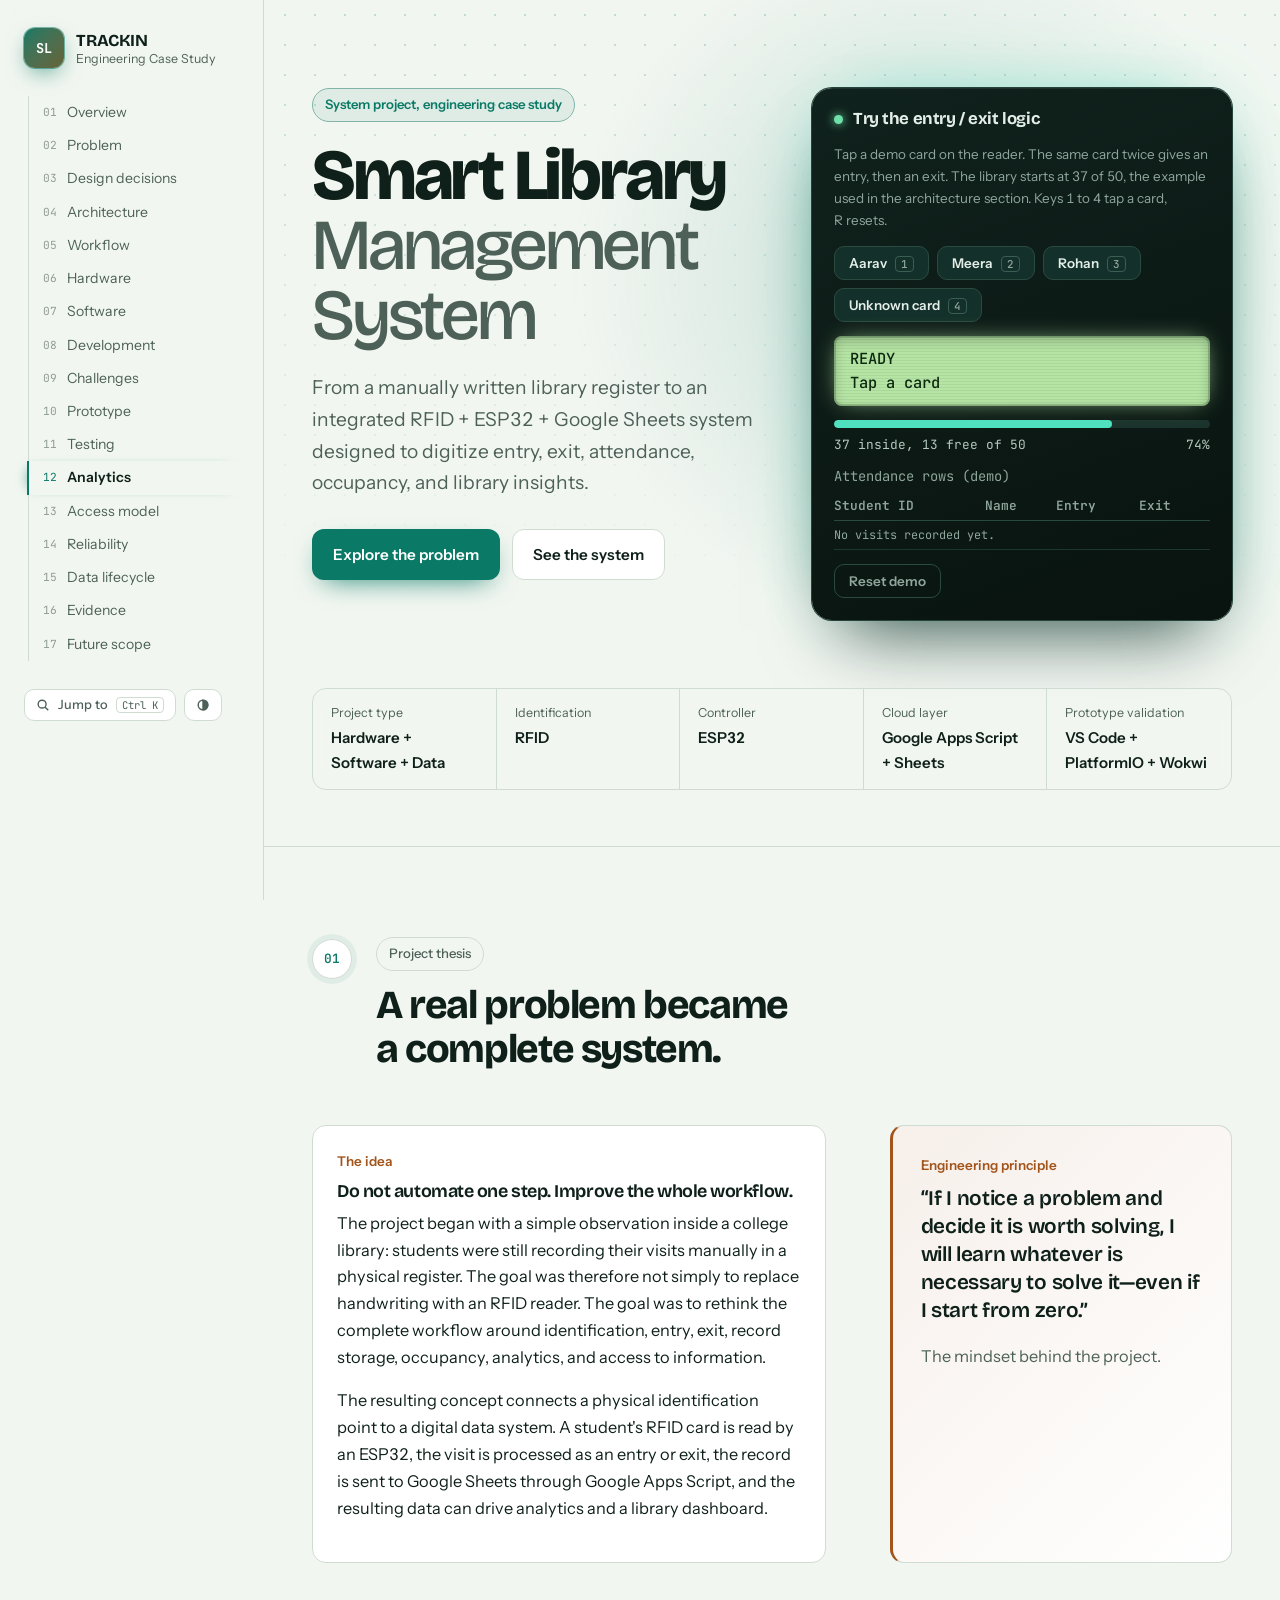
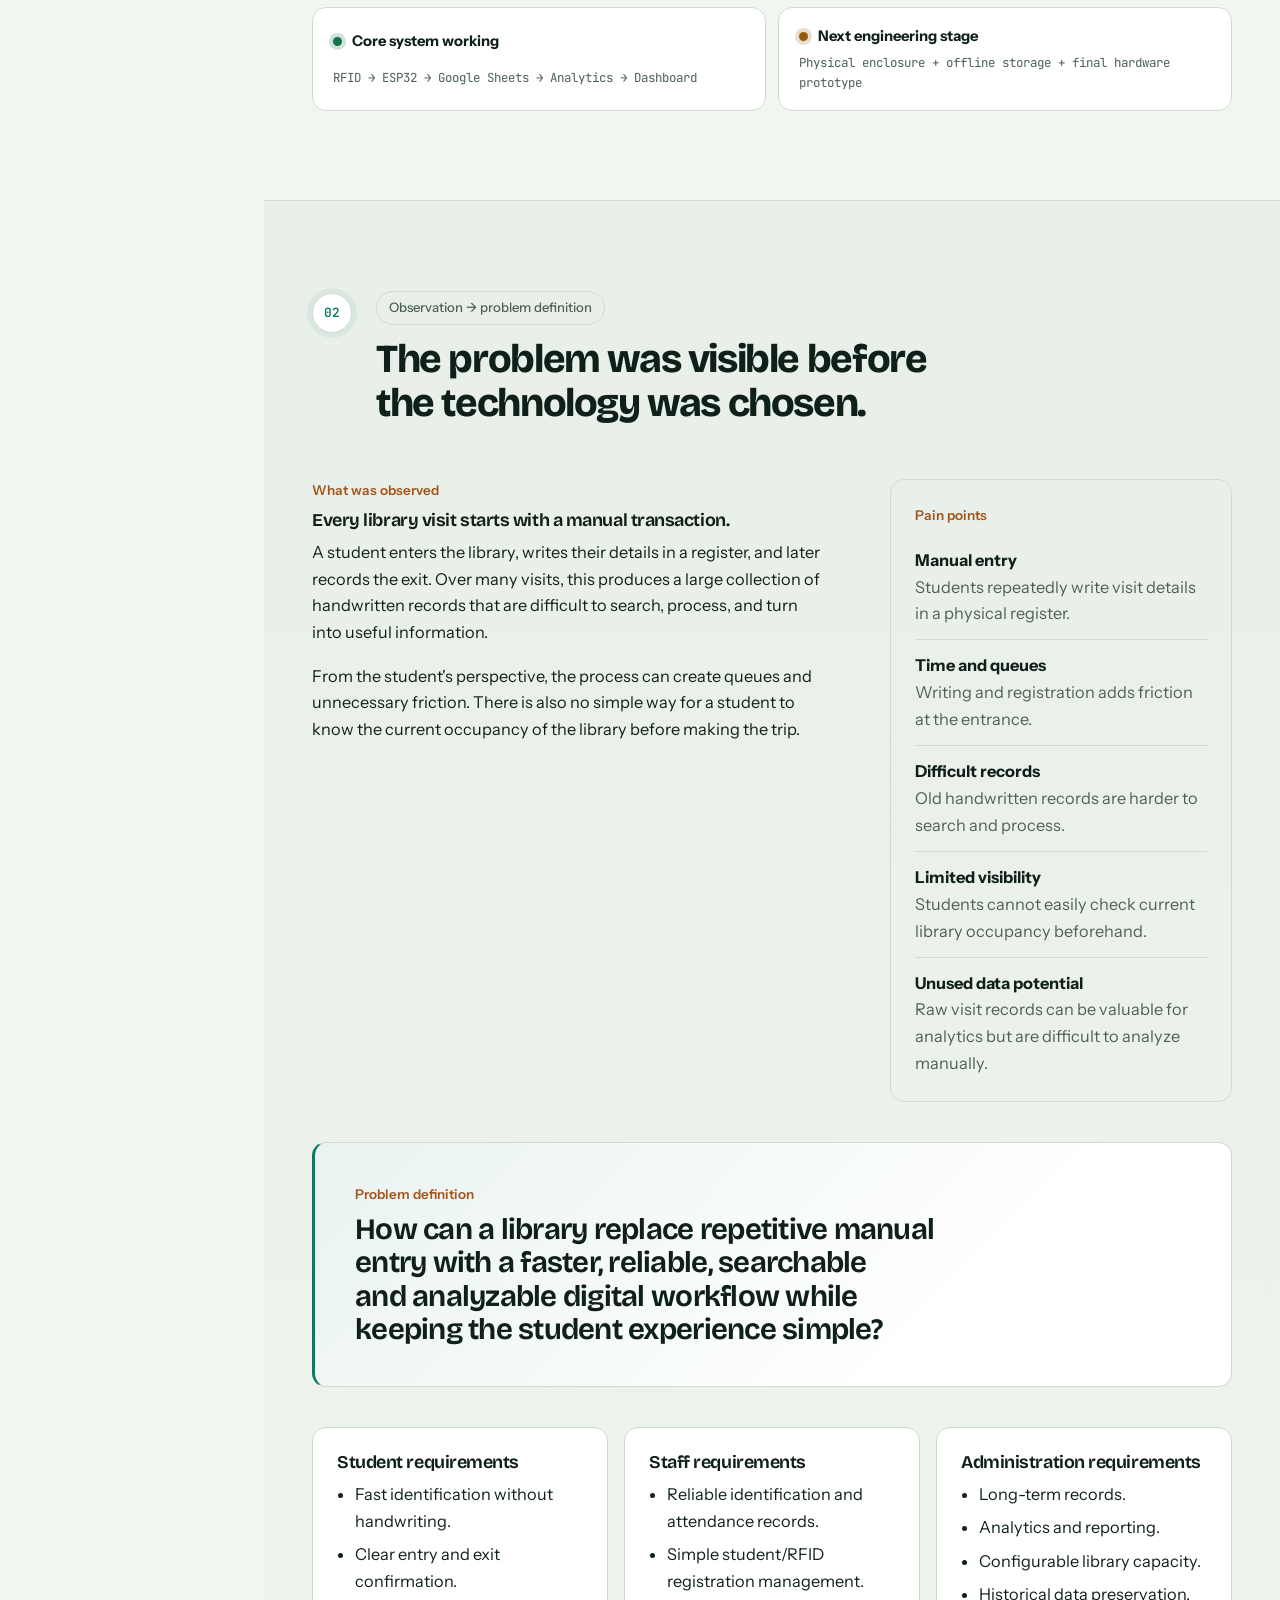
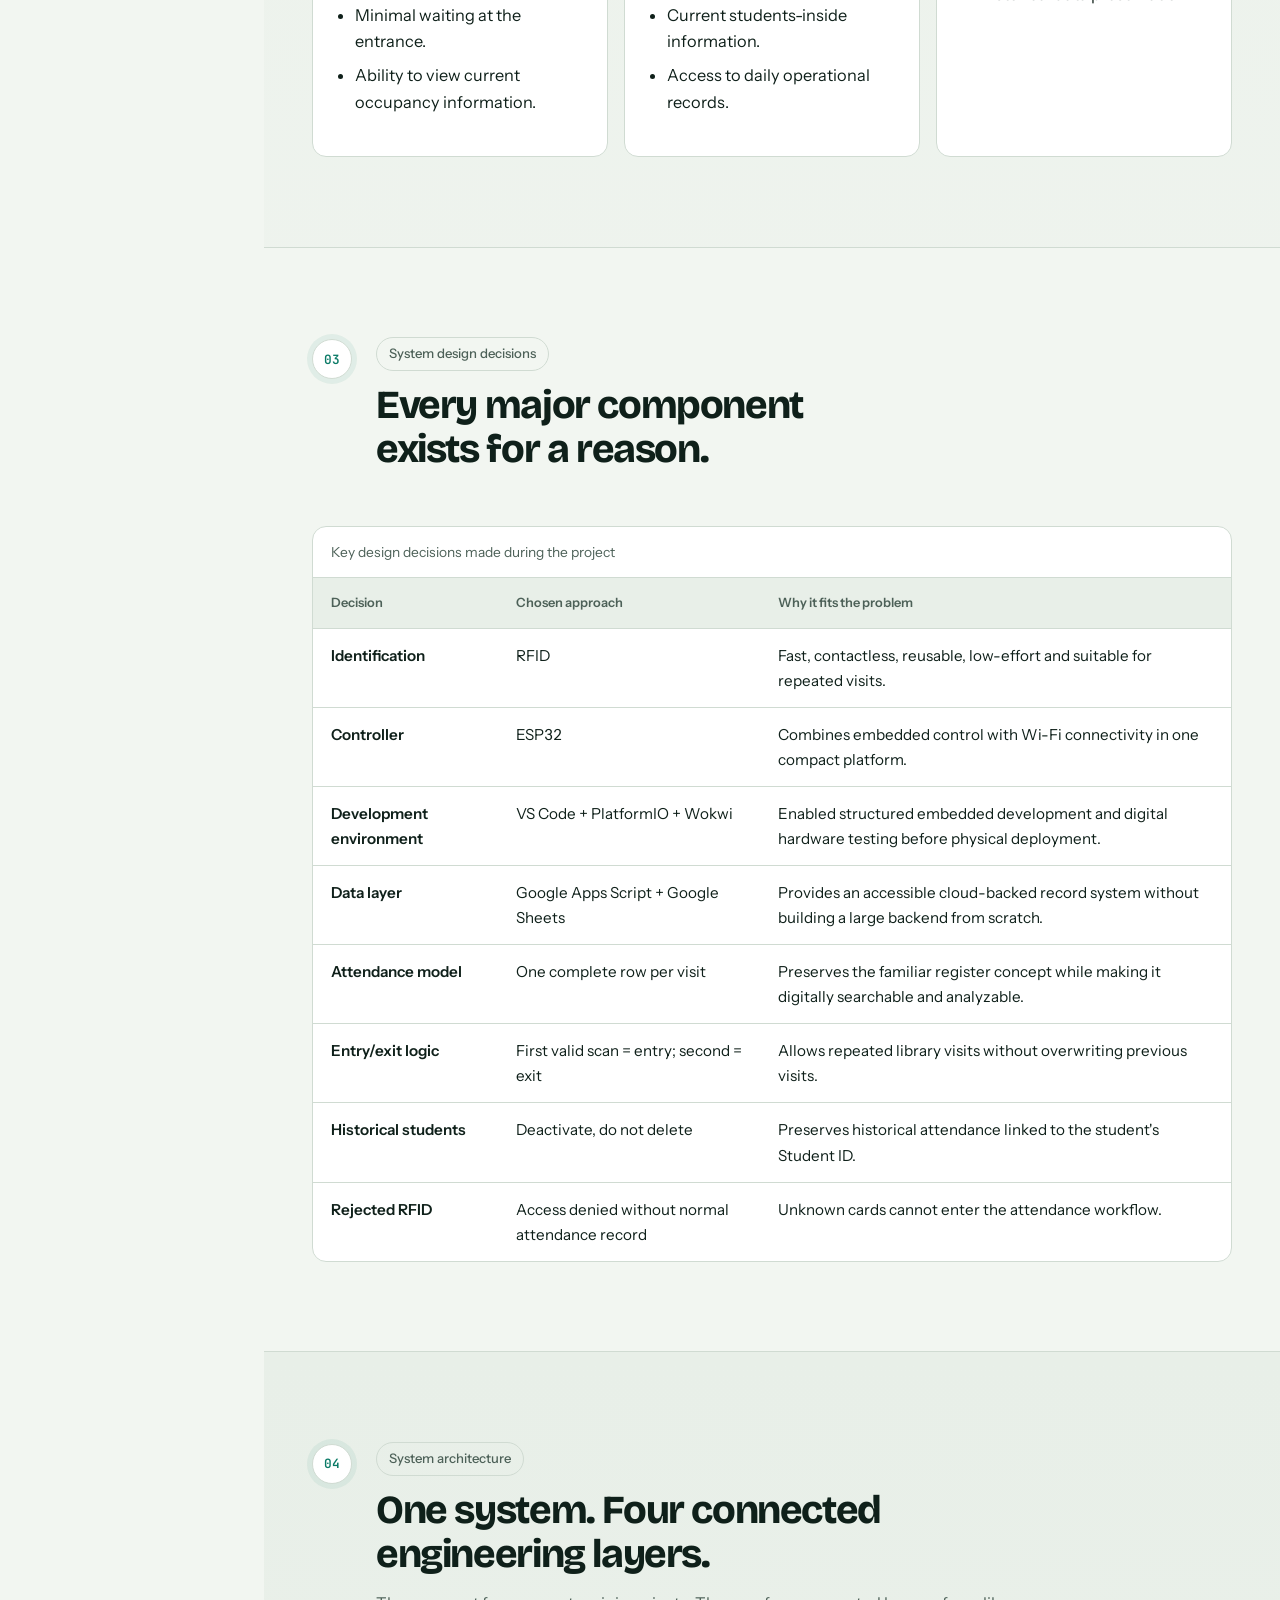
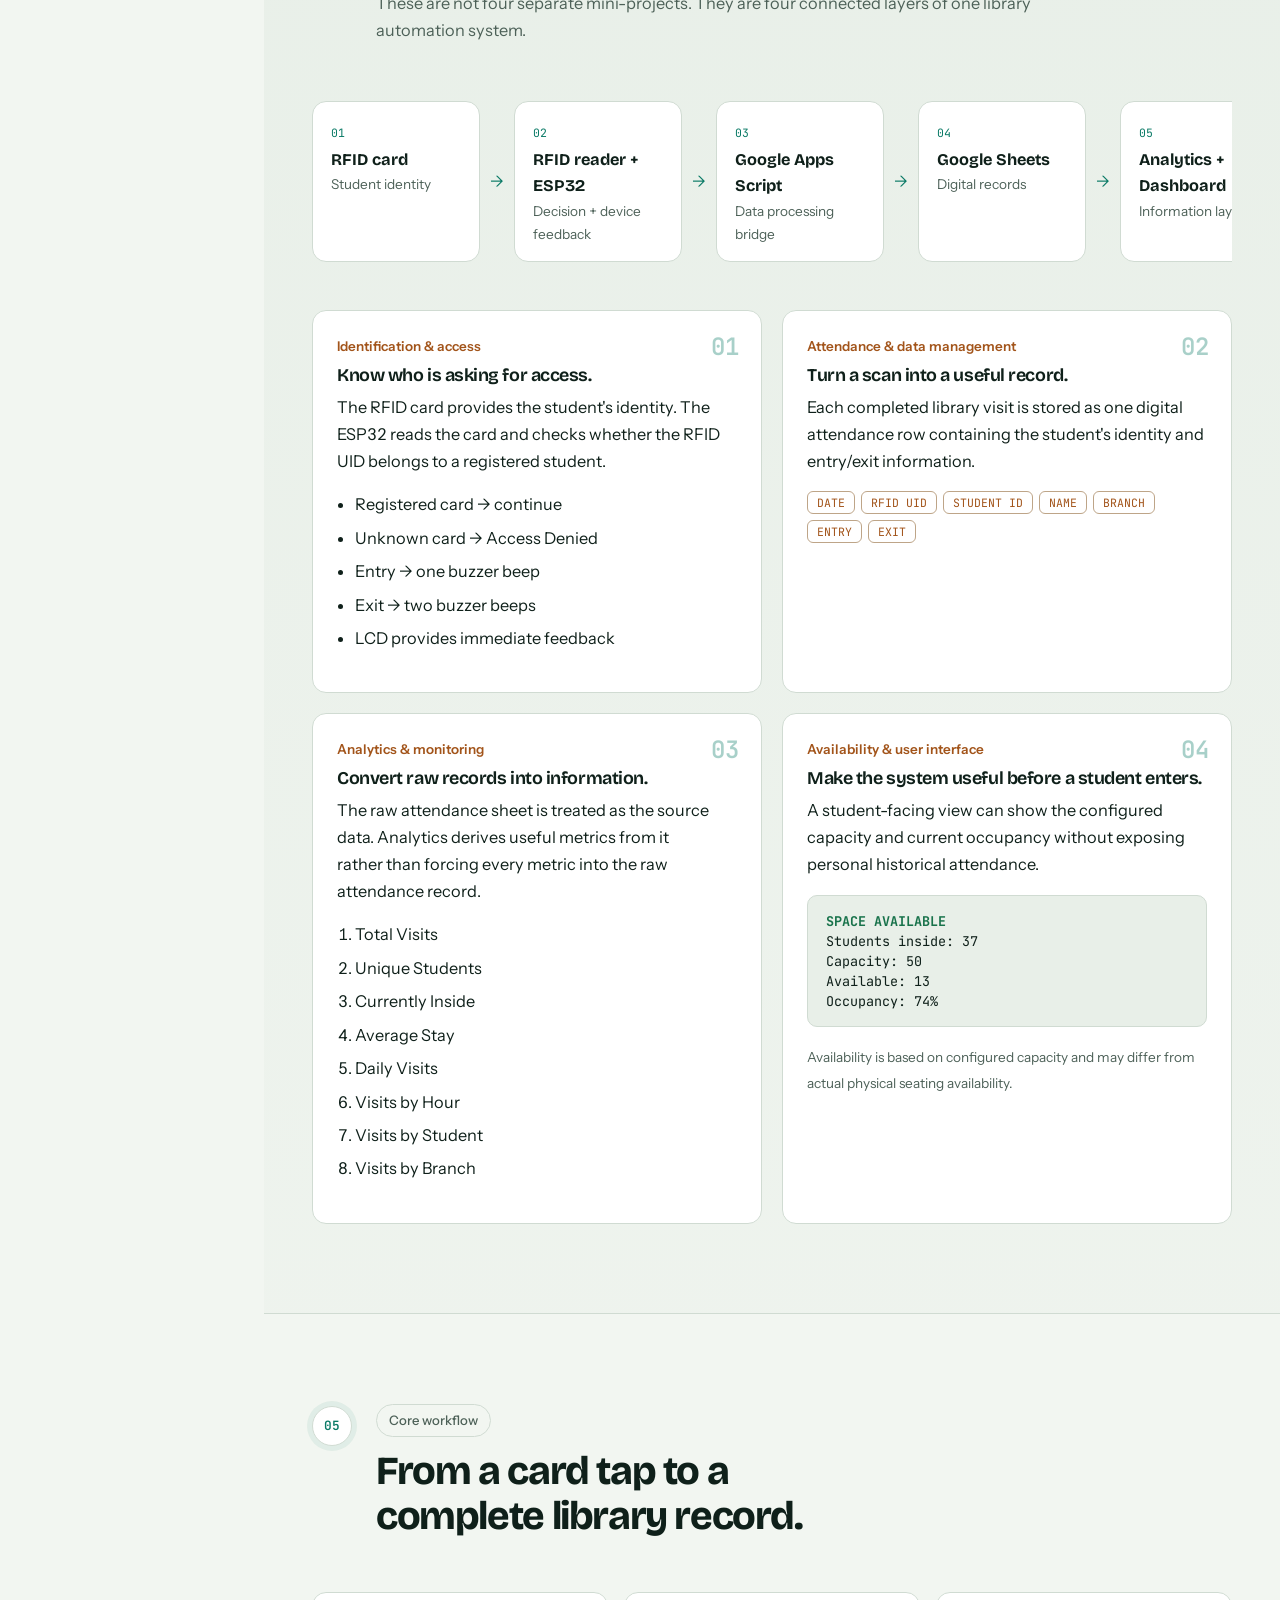
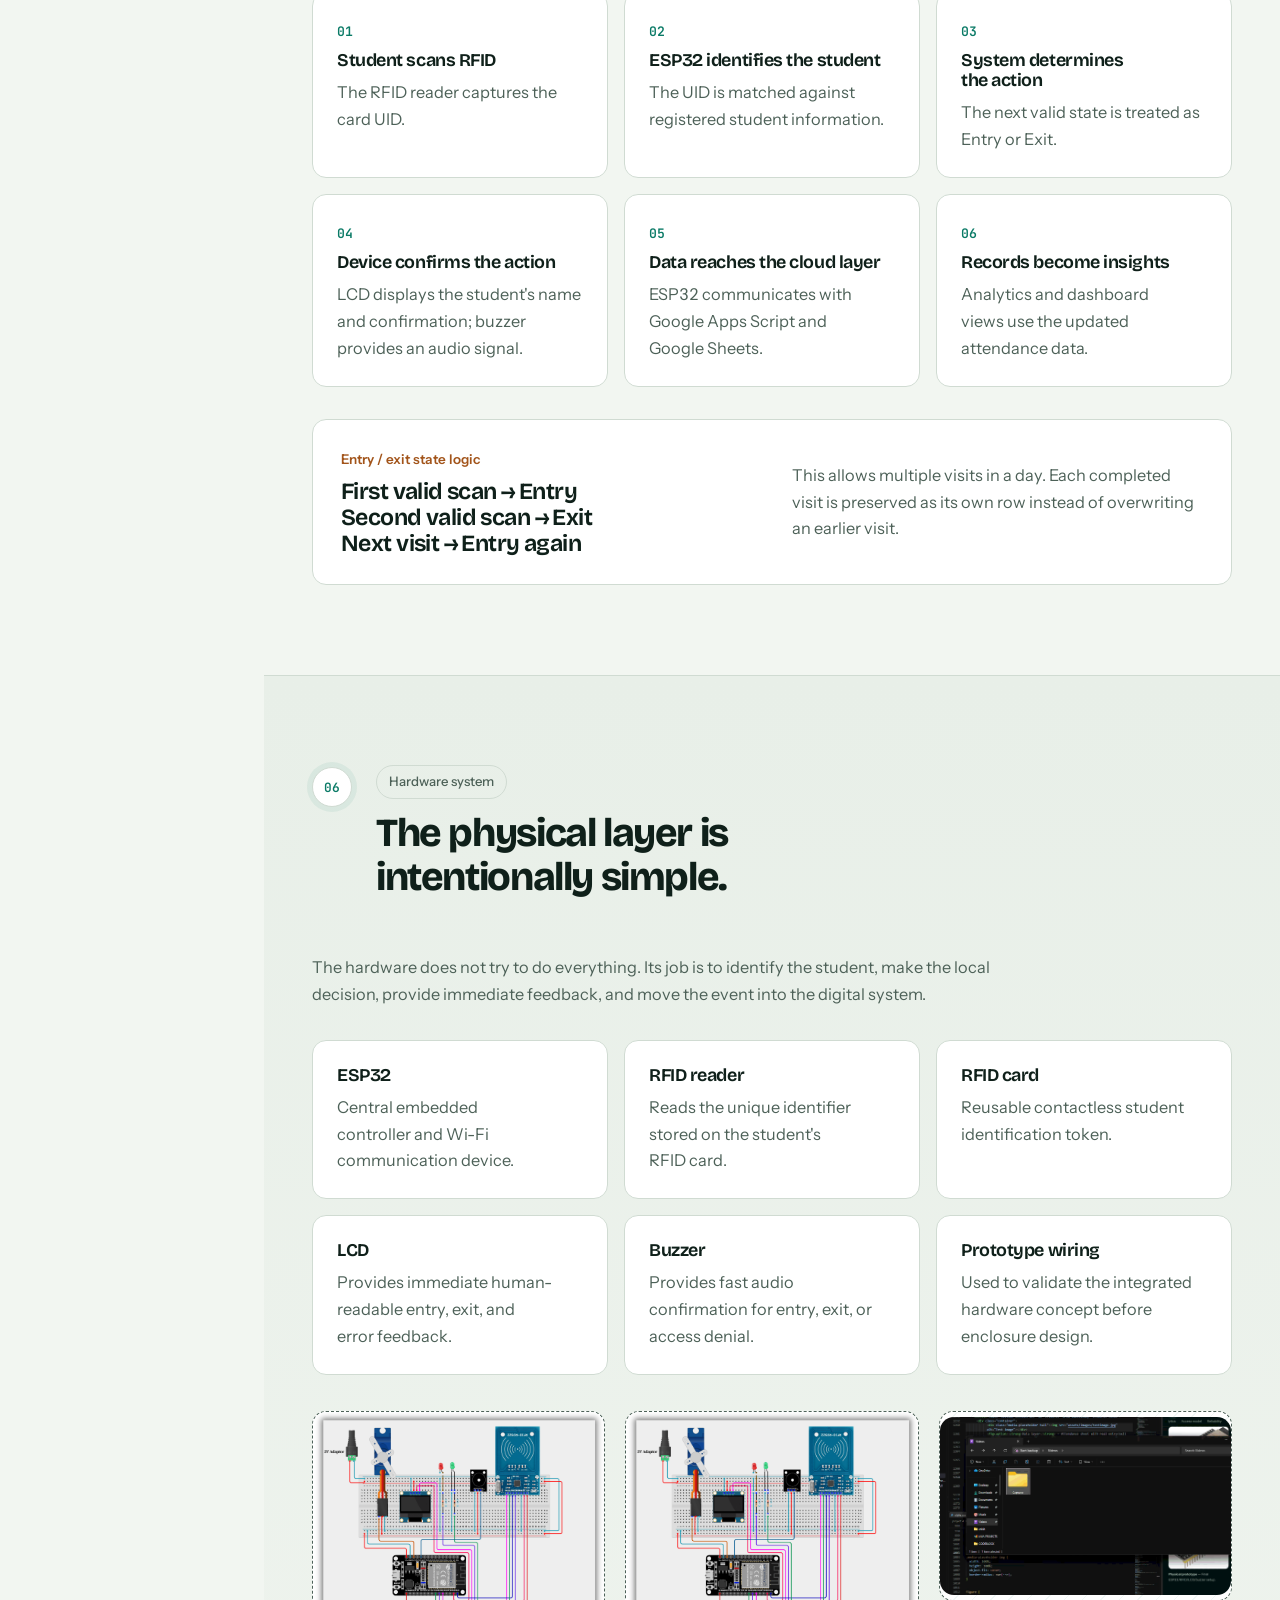
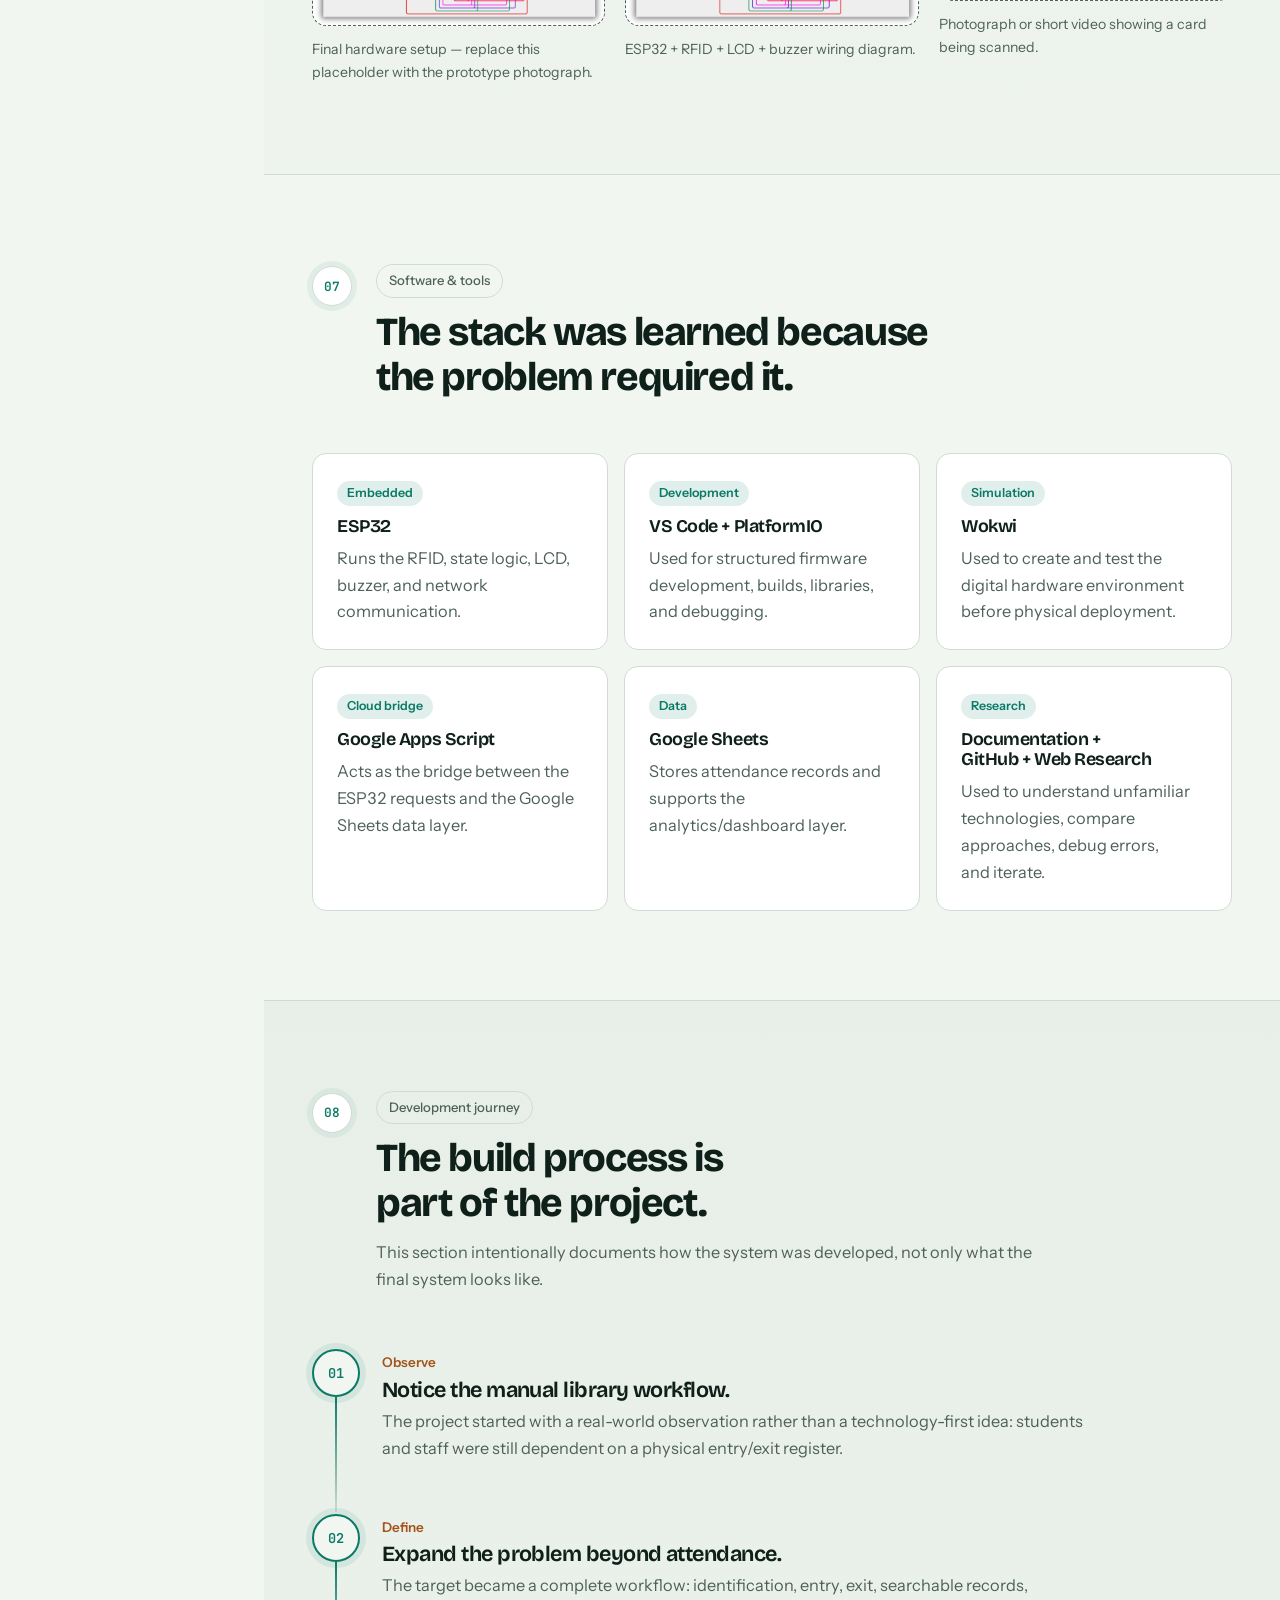
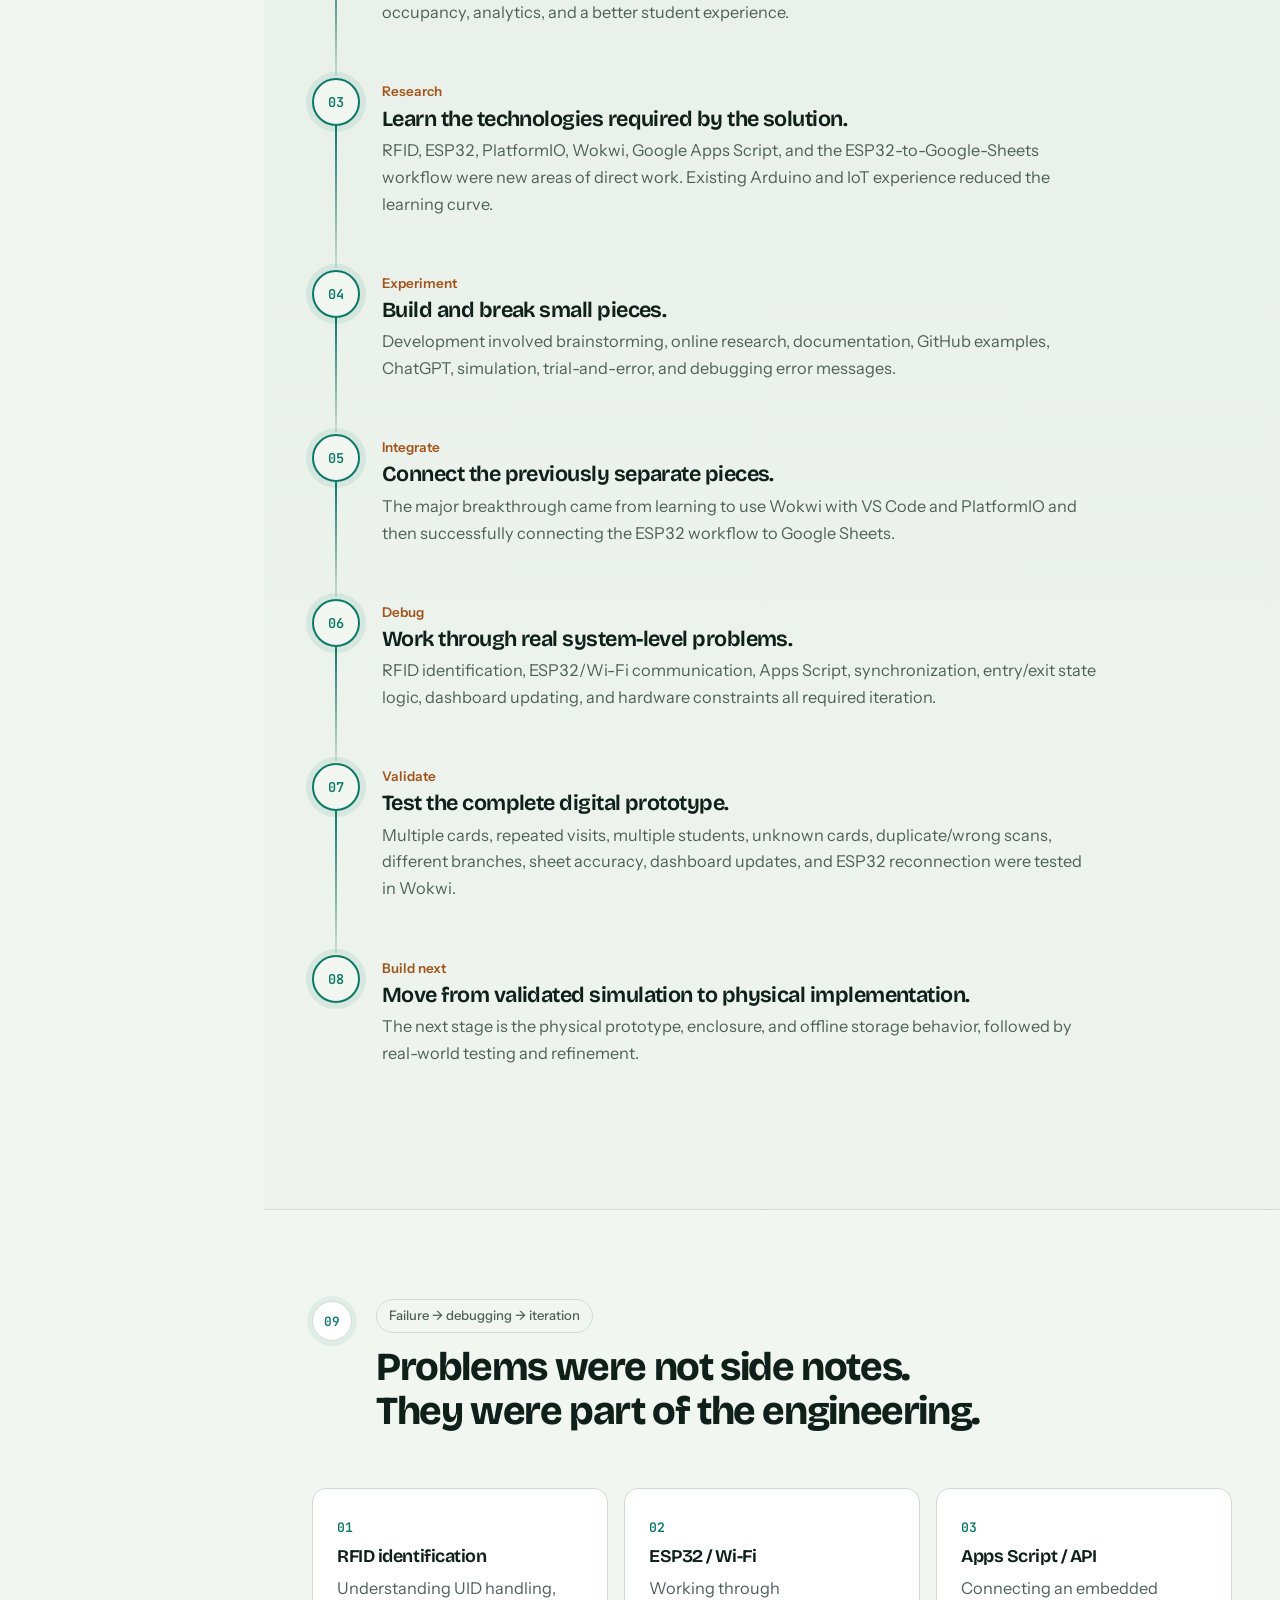
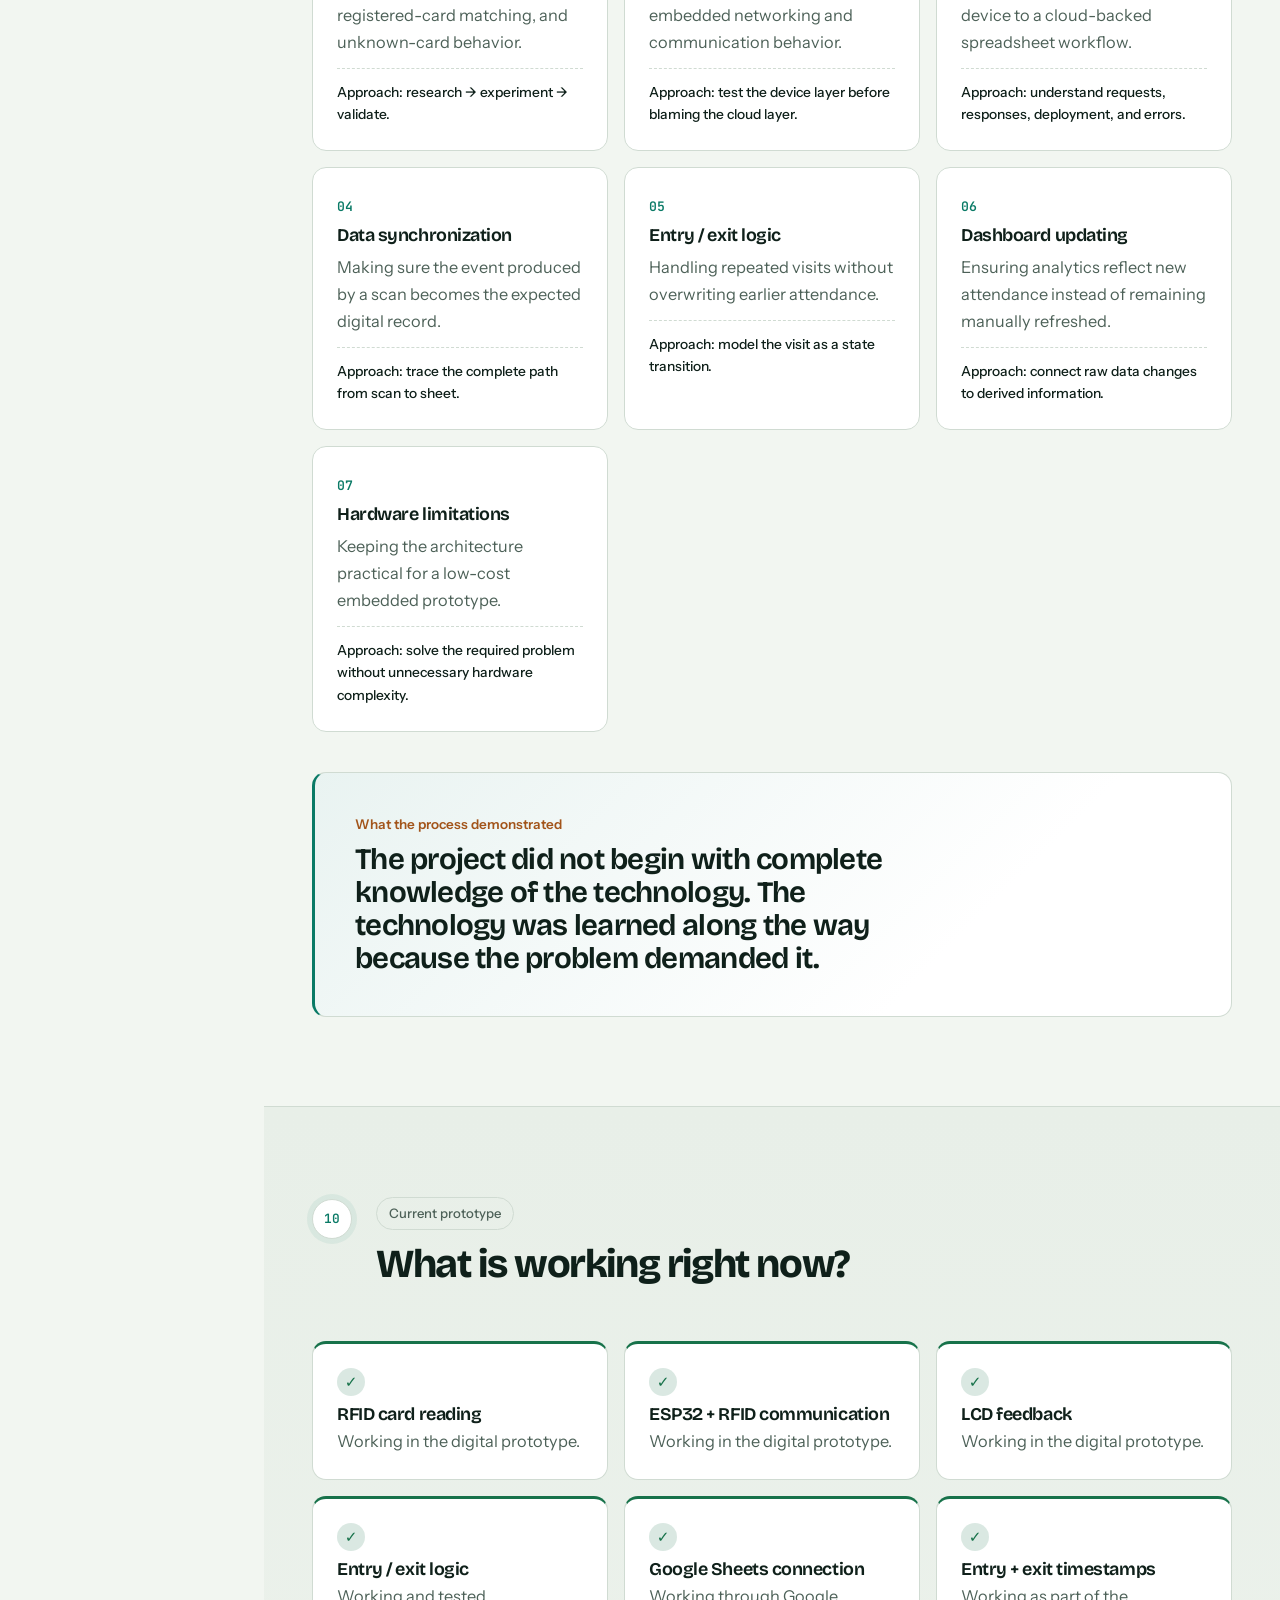
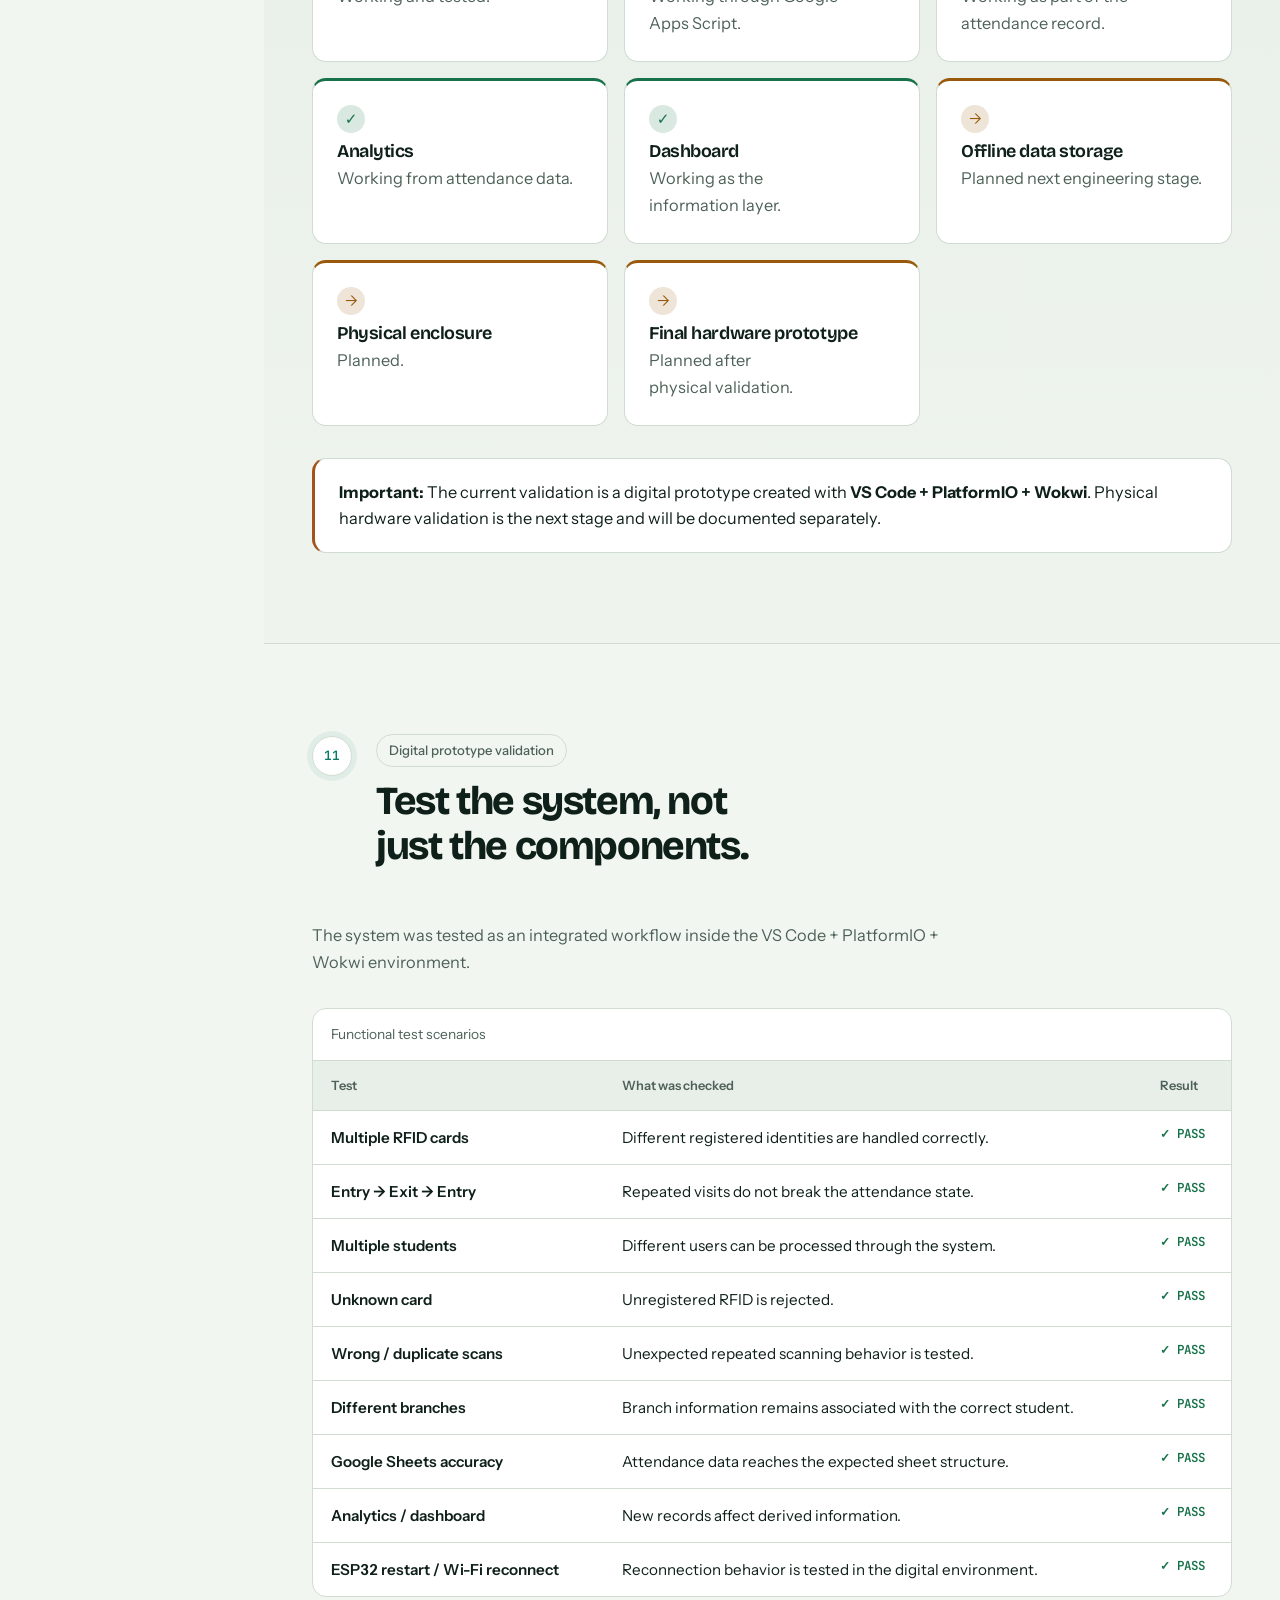
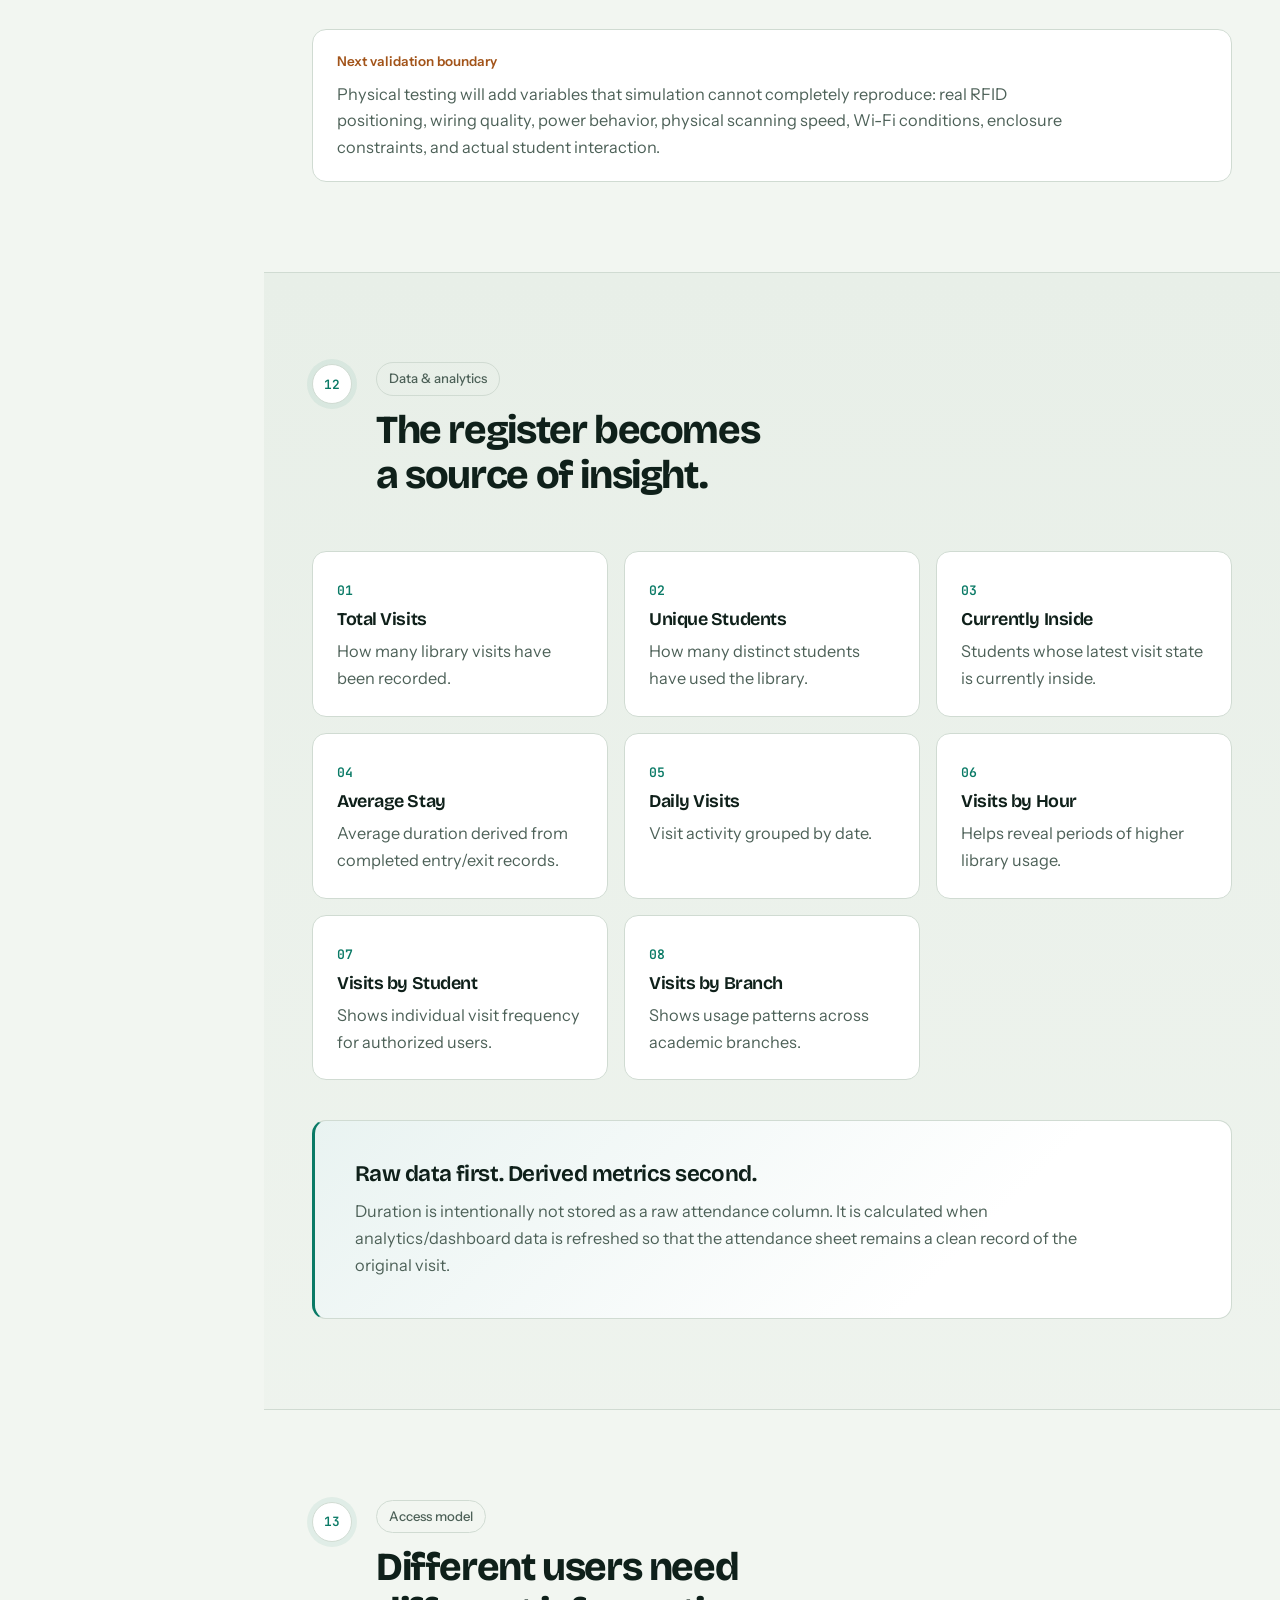
<file: docs/projects/smart-library-management-system-V4/index.html>
<!DOCTYPE html>
<html lang="en">

<head>
  <meta charset="UTF-8">
  <meta name="viewport" content="width=device-width, initial-scale=1.0">
  <meta name="description"
    content="Smart Library Management System — an engineering case study documenting the problem, system architecture, development journey, prototype validation, and future scope of an RFID and ESP32 based library automation system.">
  <meta name="author" content="Anuj Kumar">
  <title>TRACKIN Automated Access & Presence System</title>
  <meta name="color-scheme" content="light dark">
  <link rel="preconnect" href="https://fonts.googleapis.com">
  <link rel="preconnect" href="https://fonts.gstatic.com" crossorigin>
  <link rel="stylesheet"
    href="https://fonts.googleapis.com/css2?family=Bricolage+Grotesque:opsz,wght@12..96,500..800&family=Instrument+Sans:wght@400..700&family=JetBrains+Mono:wght@400;500;600&display=swap">
  <link rel="stylesheet" href="style.css">
</head>

<body>
  <a class="skip-link" href="#main">Skip to content</a>
  <!-- =========================================================
       SITE HEADER
       ========================================================= -->
  <header class="site-header" id="top">
    <div class="container header-inner">
      <a class="brand" href="#top" aria-label="TRACKIN
          Automated Access & Presence System">
        <span class="brand-mark">SL</span>
        <span>
          <strong>TRACKIN</strong>
          <small>Engineering Case Study</small>
        </span>
      </a>

      <nav class="primary-nav" aria-label="Primary navigation">
        <a href="#overview">Overview</a>
        <a href="#problem">Problem</a>
        <a href="#requirements">Design decisions</a>
        <a href="#architecture">Architecture</a>
        <a href="#workflow">Workflow</a>
        <a href="#hardware">Hardware</a>
        <a href="#software">Software</a>
        <a href="#development">Development</a>
        <a href="#challenges">Challenges</a>
        <a href="#prototype">Prototype</a>
        <a href="#testing">Testing</a>
        <a href="#analytics">Analytics</a>
        <a href="#roles">Access model</a>
        <a href="#reliability">Reliability</a>
        <a href="#data-management">Data lifecycle</a>
        <a href="#evidence">Evidence</a>
        <a href="#future">Future scope</a>
      </nav>
    </div>
  </header>

  <main id="main">
    <!-- =========================================================
         HERO
         ========================================================= -->
    <section class="hero" aria-labelledby="project-title">
      <div class="container hero-grid">
        <div class="hero-copy">
          <p class="eyebrow">System project, engineering case study</p>

          <h1 id="project-title">
            Smart Library<br>
            <span>Management System</span>
          </h1>

          <p class="hero-lead">
            From a manually written library register to an integrated
            RFID + ESP32 + Google Sheets system designed to digitize
            entry, exit, attendance, occupancy, and library insights.
          </p>

          <div class="hero-actions">
            <a class="button primary" href="#problem">Explore the problem</a>
            <a class="button secondary" href="#architecture">See the system</a>
          </div>
        </div>

        <aside class="sim" aria-labelledby="sim-title">
          <h2 id="sim-title">Try the entry / exit logic</h2>
          <p class="sim-help">Tap a demo card on the reader. The same card twice gives an entry, then an exit. The
            library starts at 37 of 50, the example used in the architecture section.</p>
          <div class="sim-cards" role="group" aria-label="Demo RFID cards">
            <button type="button" data-uid="04 A3 5F 1C">Aarav</button>
            <button type="button" data-uid="04 7B 22 E9">Meera</button>
            <button type="button" data-uid="04 C1 90 3D">Rohan</button>
            <button type="button" data-uid="FF 00 00 00">Unknown card</button>
          </div>
          <div class="lcd" id="lcd" role="status" aria-live="polite" data-state="idle">
            <span id="lcd-1"></span>
            <span id="lcd-2"></span>
          </div>
          <div class="occupancy">
            <div class="meter" id="meter" role="meter" aria-label="Library occupancy" aria-valuemin="0"
              aria-valuemax="50"><i></i></div>
            <p><span id="occ-text"></span><span id="occ-pct"></span></p>
          </div>
          <div class="ledger-wrap">
            <table class="ledger">
              <caption>Attendance rows (demo)</caption>
              <thead>
                <tr>
                  <th>Student ID</th>
                  <th>Name</th>
                  <th>Entry</th>
                  <th>Exit</th>
                </tr>
              </thead>
              <tbody id="ledger-body"></tbody>
            </table>
          </div>
          <button type="button" class="ghost" id="sim-reset">Reset demo</button>
        </aside>

        <dl class="hero-facts" aria-label="Project facts">
          <div>
            <dt>Project type</dt>
            <dd>Hardware + Software + Data</dd>
          </div>
          <div>
            <dt>Identification</dt>
            <dd>RFID</dd>
          </div>
          <div>
            <dt>Controller</dt>
            <dd>ESP32</dd>
          </div>
          <div>
            <dt>Cloud layer</dt>
            <dd>Google Apps Script + Sheets</dd>
          </div>
          <div>
            <dt>Prototype validation</dt>
            <dd>VS Code + PlatformIO + Wokwi</dd>
          </div>
        </dl>
      </div>
    </section>

    <!-- =========================================================
         PROJECT THESIS / EXECUTIVE SUMMARY
         ========================================================= -->
    <section class="section" id="overview" aria-labelledby="overview-title">
      <div class="container">
        <div class="section-heading">
          <p class="section-number">01</p>
          <div>
            <p class="eyebrow">Project thesis</p>
            <h2 id="overview-title">A real problem became a complete system.</h2>
          </div>
        </div>

        <div class="intro-grid">
          <article class="feature-card large">
            <p class="card-label">The idea</p>
            <h3>Do not automate one step. Improve the whole workflow.</h3>
            <p>
              The project began with a simple observation inside a college library:
              students were still recording their visits manually in a physical register.
              The goal was therefore not simply to replace handwriting with an RFID reader.
              The goal was to rethink the complete workflow around identification,
              entry, exit, record storage, occupancy, analytics, and access to information.
            </p>
            <p>
              The resulting concept connects a physical identification point to a
              digital data system. A student's RFID card is read by an ESP32, the
              visit is processed as an entry or exit, the record is sent to Google
              Sheets through Google Apps Script, and the resulting data can drive
              analytics and a library dashboard.
            </p>
          </article>

          <aside class="quote-card">
            <p class="card-label">Engineering principle</p>
            <blockquote>
              “If I notice a problem and decide it is worth solving, I will learn
              whatever is necessary to solve it—even if I start from zero.”
            </blockquote>
            <p class="quote-caption">The mindset behind the project.</p>
          </aside>
        </div>

        <div class="status-strip" aria-label="Current project status">
          <div>
            <span class="status-dot working"></span>
            <strong>Core system working</strong>
            <span>RFID → ESP32 → Google Sheets → Analytics → Dashboard</span>
          </div>
          <div>
            <span class="status-dot next"></span>
            <strong>Next engineering stage</strong>
            <span>Physical enclosure + offline storage + final hardware prototype</span>
          </div>
        </div>
      </div>
    </section>

    <!-- =========================================================
         PROBLEM OBSERVATION
         ========================================================= -->
    <section class="section section-alt" id="problem" aria-labelledby="problem-title">
      <div class="container">
        <div class="section-heading">
          <p class="section-number">02</p>
          <div>
            <p class="eyebrow">Observation → problem definition</p>
            <h2 id="problem-title">The problem was visible before the technology was chosen.</h2>
          </div>
        </div>

        <div class="story-grid">
          <article>
            <p class="card-label">What was observed</p>
            <h3>Every library visit starts with a manual transaction.</h3>
            <p>
              A student enters the library, writes their details in a register,
              and later records the exit. Over many visits, this produces a large
              collection of handwritten records that are difficult to search,
              process, and turn into useful information.
            </p>
            <p>
              From the student's perspective, the process can create queues and
              unnecessary friction. There is also no simple way for a student to
              know the current occupancy of the library before making the trip.
            </p>
          </article>

          <article class="problem-list">
            <p class="card-label">Pain points</p>
            <ol>
              <li>
                <strong>Manual entry</strong>
                <span>Students repeatedly write visit details in a physical register.</span>
              </li>
              <li>
                <strong>Time and queues</strong>
                <span>Writing and registration adds friction at the entrance.</span>
              </li>
              <li>
                <strong>Difficult records</strong>
                <span>Old handwritten records are harder to search and process.</span>
              </li>
              <li>
                <strong>Limited visibility</strong>
                <span>Students cannot easily check current library occupancy beforehand.</span>
              </li>
              <li>
                <strong>Unused data potential</strong>
                <span>Raw visit records can be valuable for analytics but are difficult to analyze manually.</span>
              </li>
            </ol>
          </article>
        </div>

        <div class="problem-definition">
          <p class="card-label">Problem definition</p>
          <h3>
            How can a library replace repetitive manual entry with a faster,
            reliable, searchable and analyzable digital workflow while keeping
            the student experience simple?
          </h3>
        </div>

        <div class="requirements-grid">
          <article>
            <h3>Student requirements</h3>
            <ul>
              <li>Fast identification without handwriting.</li>
              <li>Clear entry and exit confirmation.</li>
              <li>Minimal waiting at the entrance.</li>
              <li>Ability to view current occupancy information.</li>
            </ul>
          </article>
          <article>
            <h3>Staff requirements</h3>
            <ul>
              <li>Reliable identification and attendance records.</li>
              <li>Simple student/RFID registration management.</li>
              <li>Current students-inside information.</li>
              <li>Access to daily operational records.</li>
            </ul>
          </article>
          <article>
            <h3>Administration requirements</h3>
            <ul>
              <li>Long-term records.</li>
              <li>Analytics and reporting.</li>
              <li>Configurable library capacity.</li>
              <li>Historical data preservation.</li>
            </ul>
          </article>
        </div>
      </div>
    </section>

    <!-- =========================================================
         DESIGN DECISIONS
         ========================================================= -->
    <section class="section" id="requirements" aria-labelledby="requirements-title">
      <div class="container">
        <div class="section-heading">
          <p class="section-number">03</p>
          <div>
            <p class="eyebrow">System design decisions</p>
            <h2 id="requirements-title">Every major component exists for a reason.</h2>
          </div>
        </div>

        <div class="decision-table-wrap">
          <table class="decision-table">
            <caption>Key design decisions made during the project</caption>
            <thead>
              <tr>
                <th>Decision</th>
                <th>Chosen approach</th>
                <th>Why it fits the problem</th>
              </tr>
            </thead>
            <tbody>
              <tr>
                <td>Identification</td>
                <td>RFID</td>
                <td>Fast, contactless, reusable, low-effort and suitable for repeated visits.</td>
              </tr>
              <tr>
                <td>Controller</td>
                <td>ESP32</td>
                <td>Combines embedded control with Wi-Fi connectivity in one compact platform.</td>
              </tr>
              <tr>
                <td>Development environment</td>
                <td>VS Code + PlatformIO + Wokwi</td>
                <td>Enabled structured embedded development and digital hardware testing before physical deployment.
                </td>
              </tr>
              <tr>
                <td>Data layer</td>
                <td>Google Apps Script + Google Sheets</td>
                <td>Provides an accessible cloud-backed record system without building a large backend from scratch.
                </td>
              </tr>
              <tr>
                <td>Attendance model</td>
                <td>One complete row per visit</td>
                <td>Preserves the familiar register concept while making it digitally searchable and analyzable.</td>
              </tr>
              <tr>
                <td>Entry/exit logic</td>
                <td>First valid scan = entry; second = exit</td>
                <td>Allows repeated library visits without overwriting previous visits.</td>
              </tr>
              <tr>
                <td>Historical students</td>
                <td>Deactivate, do not delete</td>
                <td>Preserves historical attendance linked to the student's Student ID.</td>
              </tr>
              <tr>
                <td>Rejected RFID</td>
                <td>Access denied without normal attendance record</td>
                <td>Unknown cards cannot enter the attendance workflow.</td>
              </tr>
            </tbody>
          </table>
        </div>
      </div>
    </section>

    <!-- =========================================================
         SYSTEM ARCHITECTURE
         ========================================================= -->
    <section class="section section-alt" id="architecture" aria-labelledby="architecture-title">
      <div class="container">
        <div class="section-heading">
          <p class="section-number">04</p>
          <div>
            <p class="eyebrow">System architecture</p>
            <h2 id="architecture-title">One system. Four connected engineering layers.</h2>
            <p>
              These are not four separate mini-projects. They are four connected
              layers of one library automation system.
            </p>
          </div>
        </div>

        <div class="architecture-flow" aria-label="System data flow">
          <div class="flow-node">
            <span>01</span>
            <strong>RFID card</strong>
            <small>Student identity</small>
          </div>
          <span class="flow-arrow" aria-hidden="true">→</span>
          <div class="flow-node">
            <span>02</span>
            <strong>RFID reader + ESP32</strong>
            <small>Decision + device feedback</small>
          </div>
          <span class="flow-arrow" aria-hidden="true">→</span>
          <div class="flow-node">
            <span>03</span>
            <strong>Google Apps Script</strong>
            <small>Data processing bridge</small>
          </div>
          <span class="flow-arrow" aria-hidden="true">→</span>
          <div class="flow-node">
            <span>04</span>
            <strong>Google Sheets</strong>
            <small>Digital records</small>
          </div>
          <span class="flow-arrow" aria-hidden="true">→</span>
          <div class="flow-node">
            <span>05</span>
            <strong>Analytics + Dashboard</strong>
            <small>Information layer</small>
          </div>
        </div>

        <div class="layer-grid">
          <article class="layer-card">
            <span class="layer-number">01</span>
            <p class="card-label">Identification &amp; access</p>
            <h3>Know who is asking for access.</h3>
            <p>
              The RFID card provides the student's identity. The ESP32 reads the
              card and checks whether the RFID UID belongs to a registered student.
            </p>
            <ul>
              <li>Registered card → continue</li>
              <li>Unknown card → Access Denied</li>
              <li>Entry → one buzzer beep</li>
              <li>Exit → two buzzer beeps</li>
              <li>LCD provides immediate feedback</li>
            </ul>
          </article>

          <article class="layer-card">
            <span class="layer-number">02</span>
            <p class="card-label">Attendance &amp; data management</p>
            <h3>Turn a scan into a useful record.</h3>
            <p>
              Each completed library visit is stored as one digital attendance
              row containing the student's identity and entry/exit information.
            </p>
            <div class="data-schema" aria-label="Attendance schema">
              <span>DATE</span>
              <span>RFID UID</span>
              <span>STUDENT ID</span>
              <span>NAME</span>
              <span>BRANCH</span>
              <span>ENTRY</span>
              <span>EXIT</span>
            </div>
          </article>

          <article class="layer-card">
            <span class="layer-number">03</span>
            <p class="card-label">Analytics &amp; monitoring</p>
            <h3>Convert raw records into information.</h3>
            <p>
              The raw attendance sheet is treated as the source data. Analytics
              derives useful metrics from it rather than forcing every metric
              into the raw attendance record.
            </p>
            <ol>
              <li>Total Visits</li>
              <li>Unique Students</li>
              <li>Currently Inside</li>
              <li>Average Stay</li>
              <li>Daily Visits</li>
              <li>Visits by Hour</li>
              <li>Visits by Student</li>
              <li>Visits by Branch</li>
            </ol>
          </article>

          <article class="layer-card">
            <span class="layer-number">04</span>
            <p class="card-label">Availability &amp; user interface</p>
            <h3>Make the system useful before a student enters.</h3>
            <p>
              A student-facing view can show the configured capacity and current
              occupancy without exposing personal historical attendance.
            </p>
            <div class="availability-example">
              <strong>SPACE AVAILABLE</strong>
              <span>Students inside: 37</span>
              <span>Capacity: 50</span>
              <span>Available: 13</span>
              <span>Occupancy: 74%</span>
            </div>
            <small>
              Availability is based on configured capacity and may differ from
              actual physical seating availability.
            </small>
          </article>
        </div>
      </div>
    </section>

    <!-- =========================================================
         WORKFLOW
         ========================================================= -->
    <section class="section" id="workflow" aria-labelledby="workflow-title">
      <div class="container">
        <div class="section-heading">
          <p class="section-number">05</p>
          <div>
            <p class="eyebrow">Core workflow</p>
            <h2 id="workflow-title">From a card tap to a complete library record.</h2>
          </div>
        </div>

        <div class="workflow">
          <article class="workflow-step">
            <span>01</span>
            <h3>Student scans RFID</h3>
            <p>The RFID reader captures the card UID.</p>
          </article>
          <article class="workflow-step">
            <span>02</span>
            <h3>ESP32 identifies the student</h3>
            <p>The UID is matched against registered student information.</p>
          </article>
          <article class="workflow-step">
            <span>03</span>
            <h3>System determines the action</h3>
            <p>The next valid state is treated as Entry or Exit.</p>
          </article>
          <article class="workflow-step">
            <span>04</span>
            <h3>Device confirms the action</h3>
            <p>LCD displays the student's name and confirmation; buzzer provides an audio signal.</p>
          </article>
          <article class="workflow-step">
            <span>05</span>
            <h3>Data reaches the cloud layer</h3>
            <p>ESP32 communicates with Google Apps Script and Google Sheets.</p>
          </article>
          <article class="workflow-step">
            <span>06</span>
            <h3>Records become insights</h3>
            <p>Analytics and dashboard views use the updated attendance data.</p>
          </article>
        </div>

        <div class="logic-box">
          <div>
            <p class="card-label">Entry / exit state logic</p>
            <h3>First valid scan → Entry<br>Second valid scan → Exit<br>Next visit → Entry again</h3>
          </div>
          <p>
            This allows multiple visits in a day. Each completed visit is preserved
            as its own row instead of overwriting an earlier visit.
          </p>
        </div>
      </div>
    </section>

    <!-- =========================================================
         HARDWARE
         ========================================================= -->
    <section class="section section-alt" id="hardware" aria-labelledby="hardware-title">
      <div class="container">
        <div class="section-heading">
          <p class="section-number">06</p>
          <div>
            <p class="eyebrow">Hardware system</p>
            <h2 id="hardware-title">The physical layer is intentionally simple.</h2>
          </div>
        </div>

        <p class="section-lead">
          The hardware does not try to do everything. Its job is to identify the
          student, make the local decision, provide immediate feedback, and move
          the event into the digital system.
        </p>

        <div class="hardware-grid">
          <article>
            <h3>ESP32</h3>
            <p>Central embedded controller and Wi-Fi communication device.</p>
          </article>
          <article>
            <h3>RFID reader</h3>
            <p>Reads the unique identifier stored on the student's RFID card.</p>
          </article>
          <article>
            <h3>RFID card</h3>
            <p>Reusable contactless student identification token.</p>
          </article>
          <article>
            <h3>LCD</h3>
            <p>Provides immediate human-readable entry, exit, and error feedback.</p>
          </article>
          <article>
            <h3>Buzzer</h3>
            <p>Provides fast audio confirmation for entry, exit, or access denial.</p>
          </article>
          <article>
            <h3>Prototype wiring</h3>
            <p>Used to validate the integrated hardware concept before enclosure design.</p>
          </article>
        </div>

        <div class="evidence-placeholder-grid">
          <figure>
            <div class="media-placeholder"><img src="assets/images/testimage2.png" alt="tes image"></div>
            <figcaption>Final hardware setup — replace this placeholder with the prototype photograph.</figcaption>
          </figure>
          <figure>
            <div class="media-placeholder"><img src="assets/images/testimage2.png" alt="tes image"></div>
            <figcaption>ESP32 + RFID + LCD + buzzer wiring diagram.</figcaption>
          </figure>
          <figure>
            <div class="media-placeholder"><img src="assets/gifs/Recording 2026-10-05 095628.gif" alt="tes image"></div>
            <figcaption>Photograph or short video showing a card being scanned.</figcaption>
          </figure>
        </div>
      </div>
    </section>

    <!-- =========================================================
         SOFTWARE / DEVELOPMENT STACK
         ========================================================= -->
    <section class="section" id="software" aria-labelledby="software-title">
      <div class="container">
        <div class="section-heading">
          <p class="section-number">07</p>
          <div>
            <p class="eyebrow">Software &amp; tools</p>
            <h2 id="software-title">The stack was learned because the problem required it.</h2>
          </div>
        </div>

        <div class="stack-grid">
          <article>
            <span class="tool-tag">Embedded</span>
            <h3>ESP32</h3>
            <p>Runs the RFID, state logic, LCD, buzzer, and network communication.</p>
          </article>
          <article>
            <span class="tool-tag">Development</span>
            <h3>VS Code + PlatformIO</h3>
            <p>Used for structured firmware development, builds, libraries, and debugging.</p>
          </article>
          <article>
            <span class="tool-tag">Simulation</span>
            <h3>Wokwi</h3>
            <p>Used to create and test the digital hardware environment before physical deployment.</p>
          </article>
          <article>
            <span class="tool-tag">Cloud bridge</span>
            <h3>Google Apps Script</h3>
            <p>Acts as the bridge between the ESP32 requests and the Google Sheets data layer.</p>
          </article>
          <article>
            <span class="tool-tag">Data</span>
            <h3>Google Sheets</h3>
            <p>Stores attendance records and supports the analytics/dashboard layer.</p>
          </article>
          <article>
            <span class="tool-tag">Research</span>
            <h3>Documentation + GitHub + Web Research</h3>
            <p>Used to understand unfamiliar technologies, compare approaches, debug errors, and iterate.</p>
          </article>
        </div>
      </div>
    </section>

    <!-- =========================================================
         DEVELOPMENT JOURNEY
         ========================================================= -->
    <section class="section section-alt" id="development" aria-labelledby="development-title">
      <div class="container">
        <div class="section-heading">
          <p class="section-number">08</p>
          <div>
            <p class="eyebrow">Development journey</p>
            <h2 id="development-title">The build process is part of the project.</h2>
            <p>
              This section intentionally documents how the system was developed,
              not only what the final system looks like.
            </p>
          </div>
        </div>

        <ol class="timeline">
          <li>
            <span class="timeline-marker">01</span>
            <div>
              <p class="timeline-label">Observe</p>
              <h3>Notice the manual library workflow.</h3>
              <p>
                The project started with a real-world observation rather than a
                technology-first idea: students and staff were still dependent
                on a physical entry/exit register.
              </p>
            </div>
          </li>
          <li>
            <span class="timeline-marker">02</span>
            <div>
              <p class="timeline-label">Define</p>
              <h3>Expand the problem beyond attendance.</h3>
              <p>
                The target became a complete workflow: identification, entry,
                exit, searchable records, occupancy, analytics, and a better
                student experience.
              </p>
            </div>
          </li>
          <li>
            <span class="timeline-marker">03</span>
            <div>
              <p class="timeline-label">Research</p>
              <h3>Learn the technologies required by the solution.</h3>
              <p>
                RFID, ESP32, PlatformIO, Wokwi, Google Apps Script, and the
                ESP32-to-Google-Sheets workflow were new areas of direct work.
                Existing Arduino and IoT experience reduced the learning curve.
              </p>
            </div>
          </li>
          <li>
            <span class="timeline-marker">04</span>
            <div>
              <p class="timeline-label">Experiment</p>
              <h3>Build and break small pieces.</h3>
              <p>
                Development involved brainstorming, online research, documentation,
                GitHub examples, ChatGPT, simulation, trial-and-error, and
                debugging error messages.
              </p>
            </div>
          </li>
          <li>
            <span class="timeline-marker">05</span>
            <div>
              <p class="timeline-label">Integrate</p>
              <h3>Connect the previously separate pieces.</h3>
              <p>
                The major breakthrough came from learning to use Wokwi with
                VS Code and PlatformIO and then successfully connecting the
                ESP32 workflow to Google Sheets.
              </p>
            </div>
          </li>
          <li>
            <span class="timeline-marker">06</span>
            <div>
              <p class="timeline-label">Debug</p>
              <h3>Work through real system-level problems.</h3>
              <p>
                RFID identification, ESP32/Wi-Fi communication, Apps Script,
                synchronization, entry/exit state logic, dashboard updating,
                and hardware constraints all required iteration.
              </p>
            </div>
          </li>
          <li>
            <span class="timeline-marker">07</span>
            <div>
              <p class="timeline-label">Validate</p>
              <h3>Test the complete digital prototype.</h3>
              <p>
                Multiple cards, repeated visits, multiple students, unknown cards,
                duplicate/wrong scans, different branches, sheet accuracy,
                dashboard updates, and ESP32 reconnection were tested in Wokwi.
              </p>
            </div>
          </li>
          <li>
            <span class="timeline-marker">08</span>
            <div>
              <p class="timeline-label">Build next</p>
              <h3>Move from validated simulation to physical implementation.</h3>
              <p>
                The next stage is the physical prototype, enclosure, and offline
                storage behavior, followed by real-world testing and refinement.
              </p>
            </div>
          </li>
        </ol>
      </div>
    </section>

    <!-- =========================================================
         CHALLENGES / ITERATION
         ========================================================= -->
    <section class="section" id="challenges" aria-labelledby="challenges-title">
      <div class="container">
        <div class="section-heading">
          <p class="section-number">09</p>
          <div>
            <p class="eyebrow">Failure → debugging → iteration</p>
            <h2 id="challenges-title">Problems were not side notes. They were part of the engineering.</h2>
          </div>
        </div>

        <div class="challenge-grid">
          <article>
            <span>01</span>
            <h3>RFID identification</h3>
            <p>Understanding UID handling, registered-card matching, and unknown-card behavior.</p>
            <strong>Approach: research → experiment → validate.</strong>
          </article>
          <article>
            <span>02</span>
            <h3>ESP32 / Wi-Fi</h3>
            <p>Working through embedded networking and communication behavior.</p>
            <strong>Approach: test the device layer before blaming the cloud layer.</strong>
          </article>
          <article>
            <span>03</span>
            <h3>Apps Script / API</h3>
            <p>Connecting an embedded device to a cloud-backed spreadsheet workflow.</p>
            <strong>Approach: understand requests, responses, deployment, and errors.</strong>
          </article>
          <article>
            <span>04</span>
            <h3>Data synchronization</h3>
            <p>Making sure the event produced by a scan becomes the expected digital record.</p>
            <strong>Approach: trace the complete path from scan to sheet.</strong>
          </article>
          <article>
            <span>05</span>
            <h3>Entry / exit logic</h3>
            <p>Handling repeated visits without overwriting earlier attendance.</p>
            <strong>Approach: model the visit as a state transition.</strong>
          </article>
          <article>
            <span>06</span>
            <h3>Dashboard updating</h3>
            <p>Ensuring analytics reflect new attendance instead of remaining manually refreshed.</p>
            <strong>Approach: connect raw data changes to derived information.</strong>
          </article>
          <article>
            <span>07</span>
            <h3>Hardware limitations</h3>
            <p>Keeping the architecture practical for a low-cost embedded prototype.</p>
            <strong>Approach: solve the required problem without unnecessary hardware complexity.</strong>
          </article>
        </div>

        <div class="learning-statement">
          <p class="card-label">What the process demonstrated</p>
          <h3>
            The project did not begin with complete knowledge of the technology.
            The technology was learned along the way because the problem demanded it.
          </h3>
        </div>
      </div>
    </section>

    <!-- =========================================================
         PROTOTYPE / CURRENT STATUS
         ========================================================= -->
    <section class="section section-alt" id="prototype" aria-labelledby="prototype-title">
      <div class="container">
        <div class="section-heading">
          <p class="section-number">10</p>
          <div>
            <p class="eyebrow">Current prototype</p>
            <h2 id="prototype-title">What is working right now?</h2>
          </div>
        </div>

        <div class="status-grid">
          <article class="status-card done">
            <span>✓</span>
            <h3>RFID card reading</h3>
            <p>Working in the digital prototype.</p>
          </article>
          <article class="status-card done">
            <span>✓</span>
            <h3>ESP32 + RFID communication</h3>
            <p>Working in the digital prototype.</p>
          </article>
          <article class="status-card done">
            <span>✓</span>
            <h3>LCD feedback</h3>
            <p>Working in the digital prototype.</p>
          </article>
          <article class="status-card done">
            <span>✓</span>
            <h3>Entry / exit logic</h3>
            <p>Working and tested.</p>
          </article>
          <article class="status-card done">
            <span>✓</span>
            <h3>Google Sheets connection</h3>
            <p>Working through Google Apps Script.</p>
          </article>
          <article class="status-card done">
            <span>✓</span>
            <h3>Entry + exit timestamps</h3>
            <p>Working as part of the attendance record.</p>
          </article>
          <article class="status-card done">
            <span>✓</span>
            <h3>Analytics</h3>
            <p>Working from attendance data.</p>
          </article>
          <article class="status-card done">
            <span>✓</span>
            <h3>Dashboard</h3>
            <p>Working as the information layer.</p>
          </article>
          <article class="status-card next">
            <span>→</span>
            <h3>Offline data storage</h3>
            <p>Planned next engineering stage.</p>
          </article>
          <article class="status-card next">
            <span>→</span>
            <h3>Physical enclosure</h3>
            <p>Planned.</p>
          </article>
          <article class="status-card next">
            <span>→</span>
            <h3>Final hardware prototype</h3>
            <p>Planned after physical validation.</p>
          </article>
        </div>

        <div class="prototype-note">
          <strong>Important:</strong>
          The current validation is a digital prototype created with
          <strong>VS Code + PlatformIO + Wokwi</strong>. Physical hardware
          validation is the next stage and will be documented separately.
        </div>
      </div>
    </section>

    <!-- =========================================================
         TESTING
         ========================================================= -->
    <section class="section" id="testing" aria-labelledby="testing-title">
      <div class="container">
        <div class="section-heading">
          <p class="section-number">11</p>
          <div>
            <p class="eyebrow">Digital prototype validation</p>
            <h2 id="testing-title">Test the system, not just the components.</h2>
          </div>
        </div>

        <p class="section-lead">
          The system was tested as an integrated workflow inside the VS Code +
          PlatformIO + Wokwi environment.
        </p>

        <div class="test-table-wrap">
          <table class="test-table">
            <caption>Functional test scenarios</caption>
            <thead>
              <tr>
                <th>Test</th>
                <th>What was checked</th>
                <th>Result</th>
              </tr>
            </thead>
            <tbody>
              <tr>
                <td>Multiple RFID cards</td>
                <td>Different registered identities are handled correctly.</td>
                <td class="pass">PASS</td>
              </tr>
              <tr>
                <td>Entry → Exit → Entry</td>
                <td>Repeated visits do not break the attendance state.</td>
                <td class="pass">PASS</td>
              </tr>
              <tr>
                <td>Multiple students</td>
                <td>Different users can be processed through the system.</td>
                <td class="pass">PASS</td>
              </tr>
              <tr>
                <td>Unknown card</td>
                <td>Unregistered RFID is rejected.</td>
                <td class="pass">PASS</td>
              </tr>
              <tr>
                <td>Wrong / duplicate scans</td>
                <td>Unexpected repeated scanning behavior is tested.</td>
                <td class="pass">PASS</td>
              </tr>
              <tr>
                <td>Different branches</td>
                <td>Branch information remains associated with the correct student.</td>
                <td class="pass">PASS</td>
              </tr>
              <tr>
                <td>Google Sheets accuracy</td>
                <td>Attendance data reaches the expected sheet structure.</td>
                <td class="pass">PASS</td>
              </tr>
              <tr>
                <td>Analytics / dashboard</td>
                <td>New records affect derived information.</td>
                <td class="pass">PASS</td>
              </tr>
              <tr>
                <td>ESP32 restart / Wi-Fi reconnect</td>
                <td>Reconnection behavior is tested in the digital environment.</td>
                <td class="pass">PASS</td>
              </tr>
            </tbody>
          </table>
        </div>

        <div class="testing-note">
          <p class="card-label">Next validation boundary</p>
          <p>
            Physical testing will add variables that simulation cannot completely
            reproduce: real RFID positioning, wiring quality, power behavior,
            physical scanning speed, Wi-Fi conditions, enclosure constraints,
            and actual student interaction.
          </p>
        </div>
      </div>
    </section>

    <!-- =========================================================
         DATA / ANALYTICS
         ========================================================= -->
    <section class="section section-alt" id="analytics" aria-labelledby="analytics-title">
      <div class="container">
        <div class="section-heading">
          <p class="section-number">12</p>
          <div>
            <p class="eyebrow">Data &amp; analytics</p>
            <h2 id="analytics-title">The register becomes a source of insight.</h2>
          </div>
        </div>

        <div class="analytics-grid">
          <article><strong>01</strong>
            <h3>Total Visits</h3>
            <p>How many library visits have been recorded.</p>
          </article>
          <article><strong>02</strong>
            <h3>Unique Students</h3>
            <p>How many distinct students have used the library.</p>
          </article>
          <article><strong>03</strong>
            <h3>Currently Inside</h3>
            <p>Students whose latest visit state is currently inside.</p>
          </article>
          <article><strong>04</strong>
            <h3>Average Stay</h3>
            <p>Average duration derived from completed entry/exit records.</p>
          </article>
          <article><strong>05</strong>
            <h3>Daily Visits</h3>
            <p>Visit activity grouped by date.</p>
          </article>
          <article><strong>06</strong>
            <h3>Visits by Hour</h3>
            <p>Helps reveal periods of higher library usage.</p>
          </article>
          <article><strong>07</strong>
            <h3>Visits by Student</h3>
            <p>Shows individual visit frequency for authorized users.</p>
          </article>
          <article><strong>08</strong>
            <h3>Visits by Branch</h3>
            <p>Shows usage patterns across academic branches.</p>
          </article>
        </div>

        <div class="data-principle">
          <h3>Raw data first. Derived metrics second.</h3>
          <p>
            Duration is intentionally not stored as a raw attendance column.
            It is calculated when analytics/dashboard data is refreshed so that
            the attendance sheet remains a clean record of the original visit.
          </p>
        </div>
      </div>
    </section>

    <!-- =========================================================
         ROLES / ACCESS
         ========================================================= -->
    <section class="section" id="roles" aria-labelledby="roles-title">
      <div class="container">
        <div class="section-heading">
          <p class="section-number">13</p>
          <div>
            <p class="eyebrow">Access model</p>
            <h2 id="roles-title">Different users need different information.</h2>
          </div>
        </div>

        <div class="roles-grid">
          <article>
            <h3>Students</h3>
            <p class="role-access">Current occupancy only</p>
            <ul>
              <li>Library status</li>
              <li>Students inside</li>
              <li>Configured capacity</li>
              <li>Available seats</li>
              <li>Occupancy percentage</li>
            </ul>
          </article>
          <article>
            <h3>Staff</h3>
            <p class="role-access">Operational records</p>
            <ul>
              <li>Daily attendance</li>
              <li>Entry/exit records</li>
              <li>Current students inside</li>
              <li>RFID/student management</li>
              <li>Capacity configuration</li>
            </ul>
          </article>
          <article>
            <h3>Administration</h3>
            <p class="role-access">Full information layer</p>
            <ul>
              <li>Detailed records</li>
              <li>Analytics</li>
              <li>Long-term reports</li>
              <li>Capacity configuration</li>
              <li>System-level management</li>
            </ul>
          </article>
        </div>
      </div>
    </section>

    <!-- =========================================================
         RELIABILITY / EDGE CASES
         ========================================================= -->
    <section class="section section-alt" id="reliability" aria-labelledby="reliability-title">
      <div class="container">
        <div class="section-heading">
          <p class="section-number">14</p>
          <div>
            <p class="eyebrow">Reliability &amp; edge cases</p>
            <h2 id="reliability-title">Designing for what happens when things go wrong.</h2>
          </div>
        </div>

        <div class="reliability-grid">
          <article>
            <h3>Unknown RFID</h3>
            <p><strong>Response:</strong> “Access Denied / Unknown Card” with a stronger alert. No normal attendance
              record is created.</p>
          </article>
          <article>
            <h3>Lost or damaged card</h3>
            <p><strong>Response:</strong> Deactivate the old RFID UID and register a new UID against the same Student ID
              so history remains preserved.</p>
          </article>
          <article>
            <h3>Student leaves college</h3>
            <p><strong>Response:</strong> Deactivate the student instead of deleting them. Historical records remain
              available.</p>
          </article>
          <article>
            <h3>Internet unavailable</h3>
            <p><strong>Planned behavior:</strong> Store the scan locally, allow the transaction, warn about unsynced
              data, then synchronize when connectivity returns.</p>
          </article>
          <article>
            <h3>Capacity reached</h3>
            <p><strong>Interpretation:</strong> “At Capacity” means the configured capacity has been reached; it does
              not guarantee that the physical library is actually full.</p>
          </article>
          <article>
            <h3>Multiple visits</h3>
            <p><strong>Response:</strong> Entry → exit → entry again. Each completed visit becomes its own attendance
              row.</p>
          </article>
        </div>
      </div>
    </section>

    <!-- =========================================================
         STUDENT REGISTRATION / DATA LIFECYCLE
         ========================================================= -->
    <section class="section" id="data-management" aria-labelledby="data-management-title">
      <div class="container">
        <div class="section-heading">
          <p class="section-number">15</p>
          <div>
            <p class="eyebrow">Data lifecycle</p>
            <h2 id="data-management-title">Registration is a one-time setup; history stays valuable.</h2>
          </div>
        </div>

        <div class="lifecycle">
          <div>
            <span>01</span>
            <h3>Import</h3>
            <p>Staff can import a student list using Excel/CSV rather than manually entering every student.</p>
          </div>
          <div>
            <span>02</span>
            <h3>Register</h3>
            <p>Associate a student's RFID UID with Student ID, name, branch, and relevant information.</p>
          </div>
          <div>
            <span>03</span>
            <h3>Use</h3>
            <p>Each scan creates or completes a visit record.</p>
          </div>
          <div>
            <span>04</span>
            <h3>Deactivate</h3>
            <p>Lost cards and inactive students are deactivated rather than deleted.</p>
          </div>
          <div>
            <span>05</span>
            <h3>Preserve</h3>
            <p>Historical attendance remains linked to the Student ID.</p>
          </div>
        </div>
      </div>
    </section>

    <!-- =========================================================
         EVIDENCE / MEDIA
         ========================================================= -->
    <section class="section section-alt" id="evidence" aria-labelledby="evidence-title">
      <div class="container">
        <div class="section-heading">
          <p class="section-number">16</p>
          <div>
            <p class="eyebrow">Project evidence</p>
            <h2 id="evidence-title">Show the work, not just the result.</h2>
            <p>
              The final version of this page should contain actual project evidence.
              Replace the placeholders below with photographs, screenshots, diagrams,
              and short videos as the physical build progresses.
            </p>
          </div>
        </div>

        <div class="evidence-grid">
          <figure>
            <div class="media-placeholder tall">
              <img src="assets/images/digitalprototype.png" alt="Test image">
            </div>
            <figcaption><strong>Digital prototype</strong> — Wokwi simulation showing the RFID/ESP32 environment.
            </figcaption>
          </figure>
          <figure>
            <div class="media-placeholder tall"><img src="assets/images/Development environment.png" alt="Test image">
            </div>
            <figcaption><strong>Development environment</strong> — VS Code + PlatformIO project and firmware workflow.
            </figcaption>
          </figure>
          <figure>
            <div class="media-placeholder tall"><img src="assets/images/Datasheet.png" alt="Test image"></div>
            <figcaption><strong>Data layer</strong> — Attendance sheet with real entry/exit records.</figcaption>
          </figure>
          <figure>
            <div class="media-placeholder tall"><img src="assets/images/Analyticspage.png" alt="Test image"></div>
            <figcaption><strong>Analytics</strong> — Dashboard and derived library usage information.</figcaption>
          </figure>
          <figure>
            <div class="media-placeholder tall"><img src="assets/images/testimage.jpg" alt="Test image"></div>
            <figcaption><strong>Physical prototype</strong> — Final ESP32/RFID/LCD/buzzer setup.</figcaption>
          </figure>
          <figure>
            <div class="media-placeholder tall"><img src="assets/gifs/model.gif" alt="Test gif"></div>
            <figcaption><strong>Interaction demo</strong> — Card scan → feedback → data update.</figcaption>
          </figure>
        </div>
      </div>
    </section>

    <!-- =========================================================
         FUTURE SCOPE
         ========================================================= -->
    <section class="section" id="future" aria-labelledby="future-title">
      <div class="container">
        <div class="section-heading">
          <p class="section-number">17</p>
          <div>
            <p class="eyebrow">Future scope</p>
            <h2 id="future-title">Build Version 1 properly before expanding Version 2.</h2>
          </div>
        </div>

        <p class="section-lead">
          There are many possible directions, but the current priority is to make
          Version 1 reliable, physically validated, and useful before adding complexity.
        </p>

        <div class="future-grid">
          <article>
            <h3>Mobile access</h3>
            <p>Bring occupancy and system information into a mobile-friendly experience.</p>
          </article>
          <article>
            <h3>Notifications</h3>
            <p>Notify authorized users about relevant events or system conditions.</p>
          </article>
          <article>
            <h3>Better authentication</h3>
            <p>Add stronger role-based identity and access control.</p>
          </article>
          <article>
            <h3>Advanced analytics</h3>
            <p>Expand usage patterns, trends, reports, and decision-support metrics.</p>
          </article>
          <article>
            <h3>Multiple libraries</h3>
            <p>Scale the architecture beyond a single library or location.</p>
          </article>
          <article>
            <h3>Face recognition</h3>
            <p>Explore additional identity verification where appropriate and justified.</p>
          </article>
          <article>
            <h3>Cloud database</h3>
            <p>Move from spreadsheet-backed storage to a dedicated database as scale demands.</p>
          </article>
          <article>
            <h3>Admin login</h3>
            <p>Formalize role-based authentication and administration.</p>
          </article>
          <article>
            <h3>Automatic capacity calibration</h3>
            <p>Explore methods for making occupancy estimates more representative of physical conditions.</p>
          </article>
        </div>

        <div class="future-boundary">
          <strong>Current priority:</strong>
          physical prototype → offline storage → real-world testing → refinement.
        </div>
      </div>
    </section>

    <!-- =========================================================
         ENGINEER PROFILE / CLOSING
         ========================================================= -->
    <section class="section closing" id="about-project" aria-labelledby="closing-title">
      <div class="container">
        <div class="closing-grid">
          <div>
            <p class="eyebrow">What this project says about the builder</p>
            <h2 id="closing-title">The technology was unfamiliar. The problem was not.</h2>
          </div>
          <div>
            <p>
              This project represents a way of working: identify a real problem,
              define what a useful solution should do, learn unfamiliar tools,
              build small pieces, connect them, debug failures, test the complete
              workflow, and keep improving it.
            </p>
            <ul class="principles">
              <li>Identify real-world problems and build solutions.</li>
              <li>Learn unfamiliar technologies quickly when the problem demands them.</li>
              <li>Integrate hardware, software, and data into one system.</li>
              <li>Troubleshoot and iterate independently.</li>
              <li>Take an idea all the way toward a working prototype.</li>
              <li>Do not let a lack of initial knowledge become the reason not to solve a problem.</li>
            </ul>
          </div>
        </div>
      </div>
    </section>
  </main>

  <!-- =========================================================
       FOOTER
       ========================================================= -->
  <footer class="site-footer">
    <div class="container footer-inner">
      <div>
        <strong>Smart Library Management System</strong>
        <p>Engineering case study • Version 1 • Built by Anuj Kumar</p>
      </div>
      <a href="#top">Back to top ↑</a>
    </div>
  </footer>

  <script src="script.js"></script>
</body>

</html>
</file>
<file: docs/style.css>
/* =========================================
   ROOT & RESET
========================================= */
:root {
  --bg: #050912;
  --bg2: #0a1020;
  --card: #0d1626;
  --card2: #111d30;
  --border: rgba(0, 240, 200, 0.1);
  --border-hover: rgba(0, 240, 200, 0.3);
  --cyan: #00f0c8;
  --cyan-dim: rgba(0, 240, 200, 0.15);
  --violet: #9b6dff;
  --violet-dim: rgba(155, 109, 255, 0.15);
  --amber: #ffca40;
  --text: #e4ecf7;
  --text-muted: #8898b8;
  --radius: 18px;
  --nav-h: 72px;
  --section-max: 1140px;
  --easing: cubic-bezier(0.16, 1, 0.3, 1);
}

*, *::before, *::after {
  margin: 0;
  padding: 0;
  box-sizing: border-box;
}

html {
  scroll-behavior: smooth;
}

body {
  font-family: 'DM Sans', sans-serif;
  background: var(--bg);
  color: var(--text);
  line-height: 1.65;
  overflow-x: hidden;
}

a { color: inherit; text-decoration: none; }

img { display: block; max-width: 100%; }

button { cursor: pointer; }

/* =========================================
   CUSTOM CURSOR
========================================= */
.cursor-glow {
  position: fixed;
  width: 420px;
  height: 420px;
  pointer-events: none;
  z-index: 0;
  border-radius: 50%;
  background: radial-gradient(circle, rgba(0, 240, 200, 0.04) 0%, transparent 70%);
  transform: translate(-50%, -50%);
  transition: transform 0.12s ease;
  will-change: transform;
}

/* =========================================
   SCROLL PROGRESS BAR
========================================= */
#scroll-progress {
  position: fixed;
  top: 0;
  left: 0;
  height: 2px;
  width: 0%;
  background: linear-gradient(90deg, var(--cyan), var(--violet), var(--cyan));
  background-size: 200%;
  z-index: 10001;
  transition: width 0.08s linear;
  animation: shimmerProgress 3s linear infinite;
}

@keyframes shimmerProgress {
  0% { background-position: 0% 50%; }
  100% { background-position: 200% 50%; }
}

/* =========================================
   AURORA BACKGROUND
========================================= */
.aurora-bg {
  position: fixed;
  inset: 0;
  z-index: 0;
  pointer-events: none;
  overflow: hidden;
}

.aurora {
  position: absolute;
  border-radius: 50%;
  filter: blur(100px);
  opacity: 0.35;
  animation: auroraFloat 12s ease-in-out infinite;
  will-change: transform, opacity;
}

.aurora-1 {
  width: 600px;
  height: 600px;
  background: radial-gradient(circle, rgba(0, 240, 200, 0.2), transparent 70%);
  top: -15%;
  left: -10%;
  animation-delay: 0s;
  animation-duration: 14s;
}

.aurora-2 {
  width: 500px;
  height: 500px;
  background: radial-gradient(circle, rgba(155, 109, 255, 0.18), transparent 70%);
  top: 20%;
  right: -10%;
  animation-delay: -4s;
  animation-duration: 18s;
}

.aurora-3 {
  width: 400px;
  height: 400px;
  background: radial-gradient(circle, rgba(0, 200, 255, 0.12), transparent 70%);
  bottom: 10%;
  left: 20%;
  animation-delay: -8s;
  animation-duration: 16s;
}

.aurora-4 {
  width: 350px;
  height: 350px;
  background: radial-gradient(circle, rgba(155, 109, 255, 0.1), transparent 70%);
  bottom: -10%;
  right: 15%;
  animation-delay: -6s;
  animation-duration: 20s;
}

@keyframes auroraFloat {
  0%, 100% { transform: translate(0, 0) scale(1); opacity: 0.35; }
  33% { transform: translate(40px, -30px) scale(1.08); opacity: 0.25; }
  66% { transform: translate(-25px, 20px) scale(0.94); opacity: 0.4; }
}

/* =========================================
   CANVAS BACKGROUND
========================================= */
#bg-canvas {
  position: fixed;
  top: 0; left: 0;
  width: 100%; height: 100%;
  z-index: 1;
  pointer-events: none;
}

/* =========================================
   NOISE OVERLAY
========================================= */
body::before {
  content: '';
  position: fixed;
  inset: 0;
  background-image: url("data:image/svg+xml,%3Csvg viewBox='0 0 256 256' xmlns='http://www.w3.org/2000/svg'%3E%3Cfilter id='noise'%3E%3CfeTurbulence type='fractalNoise' baseFrequency='0.9' numOctaves='4' stitchTiles='stitch'/%3E%3C/filter%3E%3Crect width='100%25' height='100%25' filter='url(%23noise)' opacity='0.04'/%3E%3C/svg%3E");
  pointer-events: none;
  z-index: 1;
  opacity: 0.4;
  mix-blend-mode: overlay;
}

/* =========================================
   SITE WRAPPER
========================================= */
.site-wrap {
  position: relative;
  z-index: 2;
}

/* =========================================
   NAVIGATION — Floating Island
========================================= */
header {
  position: fixed;
  top: 16px;
  left: 50%;
  transform: translateX(-50%);
  width: calc(100% - 40px);
  max-width: 1100px;
  height: 62px;
  display: flex;
  align-items: center;
  justify-content: space-between;
  padding: 0 24px;
  background: rgba(10, 16, 32, 0.72);
  backdrop-filter: blur(24px) saturate(180%);
  -webkit-backdrop-filter: blur(24px) saturate(180%);
  border: 1px solid rgba(255, 255, 255, 0.06);
  border-radius: 18px;
  z-index: 1000;
  transition: background 0.4s var(--easing), box-shadow 0.4s var(--easing), top 0.4s var(--easing);
  box-shadow: 0 4px 24px rgba(0, 0, 0, 0.3), inset 0 1px 0 rgba(255, 255, 255, 0.04);
}

header.scrolled {
  background: rgba(8, 13, 26, 0.88);
  box-shadow: 0 8px 40px rgba(0, 0, 0, 0.5), 0 0 0 1px rgba(0, 240, 200, 0.06), inset 0 1px 0 rgba(255, 255, 255, 0.04);
  top: 10px;
}

.logo {
  font-family: 'Syne', sans-serif;
  font-size: 21px;
  font-weight: 800;
  letter-spacing: -0.5px;
  color: var(--text);
  transition: opacity 0.2s;
}

.logo:hover { opacity: 0.85; }
.logo span { color: var(--cyan); }

nav {
  display: flex;
  align-items: center;
  gap: 2px;
}

nav a {
  font-size: 13px;
  font-weight: 500;
  color: var(--text-muted);
  padding: 7px 13px;
  border-radius: 10px;
  transition: color 0.2s, background 0.2s;
  letter-spacing: 0.2px;
  position: relative;
}

nav a::after {
  content: '';
  position: absolute;
  bottom: 4px;
  left: 50%;
  transform: translateX(-50%) scaleX(0);
  width: 16px;
  height: 2px;
  background: var(--cyan);
  border-radius: 2px;
  transition: transform 0.25s var(--easing);
}

nav a:hover { color: var(--text); background: rgba(255, 255, 255, 0.05); }
nav a:hover::after { transform: translateX(-50%) scaleX(1); }
nav a.active { color: var(--cyan); }
nav a.active::after { transform: translateX(-50%) scaleX(1); }

.nav-cta {
  border: 1px solid rgba(0, 240, 200, 0.3) !important;
  color: var(--cyan) !important;
  margin-left: 8px;
  background: rgba(0, 240, 200, 0.04) !important;
}

.nav-cta:hover {
  background: rgba(0, 240, 200, 0.1) !important;
  border-color: rgba(0, 240, 200, 0.5) !important;
  box-shadow: 0 0 16px rgba(0, 240, 200, 0.15);
}

.nav-cta::after { display: none; }

/* Hamburger */
.hamburger {
  display: none;
  flex-direction: column;
  gap: 5px;
  padding: 6px;
  background: none;
  border: none;
  z-index: 1001;
}

.hamburger span {
  width: 22px;
  height: 2px;
  background: var(--text);
  border-radius: 2px;
  transition: transform 0.32s var(--easing), opacity 0.2s, background 0.2s;
  display: block;
}

.hamburger.open span:nth-child(1) { transform: translateY(7px) rotate(45deg); }
.hamburger.open span:nth-child(2) { opacity: 0; transform: scaleX(0); }
.hamburger.open span:nth-child(3) { transform: translateY(-7px) rotate(-45deg); }

/* Mobile Nav */
.mobile-nav {
  position: fixed;
  top: 0;
  right: 0;
  height: 100vh;
  width: min(320px, 90vw);
  background: rgba(8, 13, 26, 0.96);
  backdrop-filter: blur(24px);
  -webkit-backdrop-filter: blur(24px);
  border-left: 1px solid var(--border);
  z-index: 999;
  transform: translateX(100%);
  transition: transform 0.4s var(--easing);
  display: flex;
  align-items: center;
  justify-content: center;
  padding: 80px 32px 40px;
}

.mobile-nav.open { transform: translateX(0); }

.mobile-nav-inner {
  display: flex;
  flex-direction: column;
  gap: 4px;
  width: 100%;
}

.mobile-nav a {
  font-size: 17px;
  font-weight: 500;
  color: var(--text-muted);
  padding: 14px 18px;
  border-radius: 12px;
  transition: color 0.2s, background 0.2s;
  display: block;
}

.mobile-nav a:hover { color: var(--text); background: rgba(255, 255, 255, 0.05); }

.mobile-nav-cta {
  color: var(--cyan) !important;
  border: 1px solid rgba(0, 240, 200, 0.25) !important;
  text-align: center;
  margin-top: 16px;
}

/* Mobile overlay backdrop */
.mobile-nav-backdrop {
  display: none;
  position: fixed;
  inset: 0;
  background: rgba(0, 0, 0, 0.6);
  z-index: 998;
  opacity: 0;
  transition: opacity 0.3s;
}

.mobile-nav-backdrop.open {
  display: block;
  opacity: 1;
}

/* =========================================
   HERO
========================================= */
.hero {
  min-height: 100vh;
  display: flex;
  align-items: center;
  padding: calc(var(--nav-h) + 60px) 60px 80px;
  position: relative;
  overflow: hidden;
}

/* Large glow blob behind avatar */
.hero-glow {
  position: absolute;
  top: 50%;
  right: 8%;
  transform: translateY(-50%);
  width: 500px;
  height: 500px;
  background: radial-gradient(circle, rgba(0, 240, 200, 0.08) 0%, rgba(155, 109, 255, 0.06) 50%, transparent 70%);
  border-radius: 50%;
  pointer-events: none;
  animation: heroGlowPulse 6s ease-in-out infinite;
}

@keyframes heroGlowPulse {
  0%, 100% { transform: translateY(-50%) scale(1); opacity: 1; }
  50% { transform: translateY(-50%) scale(1.08); opacity: 0.7; }
}

.hero-inner {
  width: 100%;
  display: flex;
  align-items: center;
  justify-content: space-between;
  gap: 60px;
  max-width: var(--section-max);
  margin: 0 auto;
}

.hero-left { flex: 1; }

/* Badge */
.hero-badge {
  display: inline-flex;
  align-items: center;
  gap: 8px;
  background: rgba(0, 240, 200, 0.06);
  border: 1px solid rgba(0, 240, 200, 0.18);
  color: var(--cyan);
  font-size: 11.5px;
  font-family: 'Space Mono', monospace;
  padding: 7px 16px;
  border-radius: 100px;
  margin-bottom: 32px;
  letter-spacing: 0.8px;
  animation: fadeSlideUp 0.7s ease both;
  box-shadow: 0 0 20px rgba(0, 240, 200, 0.08);
}

.hero-badge .dot {
  width: 6px;
  height: 6px;
  background: var(--cyan);
  border-radius: 50%;
  box-shadow: 0 0 6px var(--cyan);
  animation: pulse 2s infinite;
}

@keyframes pulse {
  0%, 100% { opacity: 1; transform: scale(1); box-shadow: 0 0 6px var(--cyan); }
  50% { opacity: 0.6; transform: scale(1.4); box-shadow: 0 0 12px var(--cyan); }
}

/* Name */
.hero-name {
  font-family: 'Syne', sans-serif;
  font-size: clamp(46px, 6vw, 82px);
  font-weight: 800;
  line-height: 1.04;
  letter-spacing: -2.5px;
  margin-bottom: 20px;
  animation: fadeSlideUp 0.8s 0.1s ease both;
}

.hero-name .line2 {
  background: linear-gradient(135deg, var(--cyan) 20%, var(--violet) 80%);
  -webkit-background-clip: text;
  -webkit-text-fill-color: transparent;
  background-clip: text;
  filter: drop-shadow(0 0 24px rgba(0, 240, 200, 0.2));
}

/* Tagline */
.hero-tagline {
  font-size: 17px;
  color: var(--text-muted);
  margin-bottom: 14px;
  line-height: 1.6;
  max-width: 500px;
  animation: fadeSlideUp 0.8s 0.2s ease both;
}

/* Typewriter */
.typewriter-wrap {
  font-family: 'Space Mono', monospace;
  font-size: 13.5px;
  color: var(--cyan);
  margin-bottom: 40px;
  min-height: 22px;
  animation: fadeSlideUp 0.8s 0.3s ease both;
}

.typewriter-wrap .caret {
  display: inline-block;
  width: 2px;
  height: 1em;
  background: var(--cyan);
  margin-left: 2px;
  animation: blink 0.85s step-end infinite;
  vertical-align: text-bottom;
  box-shadow: 0 0 6px var(--cyan);
}

@keyframes blink { 50% { opacity: 0; } }

/* CTAs */
.hero-ctas {
  display: flex;
  gap: 12px;
  flex-wrap: wrap;
  animation: fadeSlideUp 0.8s 0.4s ease both;
  margin-bottom: 36px;
}

.btn-primary {
  background: var(--cyan);
  color: #050912;
  padding: 13px 28px;
  border-radius: 12px;
  font-weight: 700;
  font-size: 14px;
  letter-spacing: 0.3px;
  transition: transform 0.25s var(--easing), box-shadow 0.25s;
  display: inline-flex;
  align-items: center;
  gap: 8px;
  position: relative;
  overflow: hidden;
}

.btn-primary::before {
  content: '';
  position: absolute;
  inset: 0;
  background: linear-gradient(135deg, rgba(255,255,255,0.15), transparent);
}

.btn-primary:hover {
  transform: translateY(-3px);
  box-shadow: 0 12px 32px rgba(0, 240, 200, 0.35), 0 4px 12px rgba(0, 240, 200, 0.2);
}

.btn-ghost {
  border: 1px solid rgba(255, 255, 255, 0.1);
  color: var(--text);
  padding: 13px 28px;
  border-radius: 12px;
  font-weight: 500;
  font-size: 14px;
  transition: border-color 0.25s, background 0.25s, transform 0.25s var(--easing);
  display: inline-flex;
  align-items: center;
  gap: 8px;
}

.btn-ghost:hover {
  border-color: rgba(0, 240, 200, 0.35);
  background: rgba(0, 240, 200, 0.04);
  transform: translateY(-3px);
}

/* Tech pills */
.tech-pills {
  display: flex;
  gap: 8px;
  flex-wrap: wrap;
  animation: fadeSlideUp 0.8s 0.45s ease both;
  margin-bottom: 40px;
}

.tech-pill {
  font-family: 'Space Mono', monospace;
  font-size: 10.5px;
  letter-spacing: 0.5px;
  color: var(--text-muted);
  background: rgba(255, 255, 255, 0.04);
  border: 1px solid rgba(255, 255, 255, 0.08);
  padding: 5px 12px;
  border-radius: 100px;
  transition: color 0.2s, border-color 0.2s, background 0.2s;
}

.tech-pill:hover {
  color: var(--cyan);
  border-color: rgba(0, 240, 200, 0.25);
  background: rgba(0, 240, 200, 0.04);
}

/* Stats */
.hero-stats {
  display: flex;
  align-items: center;
  gap: 32px;
  flex-wrap: wrap;
  animation: fadeSlideUp 0.8s 0.55s ease both;
}

.stat-sep {
  width: 1px;
  height: 36px;
  background: var(--border);
}

.stat {}

.stat-val {
  font-family: 'Syne', sans-serif;
  font-size: 26px;
  font-weight: 800;
  color: var(--text);
  letter-spacing: -0.5px;
}

.stat-label {
  font-size: 11.5px;
  color: var(--text-muted);
  letter-spacing: 0.3px;
  margin-top: 1px;
}

/* Hero image */
.hero-right {
  flex-shrink: 0;
  animation: fadeSlideUp 0.9s 0.2s ease both;
}

.hero-img-wrap {
  position: relative;
  width: 320px;
  height: 320px;
}

.hero-img-wrap::before {
  content: '';
  position: absolute;
  inset: -4px;
  background: conic-gradient(from 0deg, var(--cyan), var(--violet), var(--cyan));
  border-radius: 50%;
  z-index: 0;
  animation: rotateBorder 7s linear infinite;
}

@keyframes rotateBorder { to { transform: rotate(360deg); } }

.hero-img-inner {
  position: absolute;
  inset: 5px;
  background: var(--bg);
  border-radius: 50%;
  z-index: 1;
  overflow: hidden;
}

.hero-img-inner img {
  width: 100%;
  height: 100%;
  object-fit: cover;
  object-position: center top;
}

.hero-ring {
  position: absolute;
  width: 380px;
  height: 380px;
  top: 50%;
  left: 50%;
  transform: translate(-50%, -50%);
  border: 1px dashed rgba(0, 240, 200, 0.15);
  border-radius: 50%;
  animation: spin 24s linear infinite;
}

.hero-ring-2 {
  width: 430px;
  height: 430px;
  border-color: rgba(155, 109, 255, 0.1);
  animation-direction: reverse;
  animation-duration: 36s;
}

.hero-ring::before {
  content: '';
  position: absolute;
  top: -5px;
  left: 50%;
  transform: translateX(-50%);
  width: 10px;
  height: 10px;
  background: var(--cyan);
  border-radius: 50%;
  box-shadow: 0 0 10px var(--cyan), 0 0 20px rgba(0, 240, 200, 0.4);
}

.hero-ring-2::before {
  background: var(--violet);
  box-shadow: 0 0 10px var(--violet);
}

@keyframes spin { to { transform: translate(-50%, -50%) rotate(360deg); } }

/* Floating cards */
.hero-float-card {
  position: absolute;
  display: flex;
  align-items: center;
  gap: 8px;
  background: rgba(10, 16, 32, 0.85);
  backdrop-filter: blur(12px);
  border: 1px solid rgba(255, 255, 255, 0.08);
  padding: 8px 14px;
  border-radius: 100px;
  font-size: 12px;
  font-family: 'Space Mono', monospace;
  color: var(--text-muted);
  z-index: 3;
  white-space: nowrap;
  box-shadow: 0 4px 20px rgba(0, 0, 0, 0.4);
  animation: floatUpDown 4s ease-in-out infinite;
}

.hero-float-1 {
  bottom: 30px;
  left: -20px;
  animation-delay: 0s;
}

.hero-float-2 {
  top: 20px;
  right: -30px;
  animation-delay: -2s;
}

.float-dot {
  width: 7px;
  height: 7px;
  background: var(--cyan);
  border-radius: 50%;
  box-shadow: 0 0 6px var(--cyan);
  animation: pulse 2s infinite;
  flex-shrink: 0;
}

@keyframes floatUpDown {
  0%, 100% { transform: translateY(0); }
  50% { transform: translateY(-8px); }
}

/* Scroll indicator */
.scroll-indicator {
  position: absolute;
  bottom: 36px;
  left: 50%;
  transform: translateX(-50%);
  display: flex;
  flex-direction: column;
  align-items: center;
  gap: 6px;
  opacity: 0.4;
  animation: fadeSlideUp 1s 1s ease both;
}

.scroll-line {
  width: 1px;
  height: 48px;
  background: linear-gradient(to bottom, transparent, var(--cyan));
  animation: scrollPulse 2s ease-in-out infinite;
}

@keyframes scrollPulse {
  0%, 100% { opacity: 0.4; }
  50% { opacity: 1; }
}

@keyframes fadeSlideUp {
  from { opacity: 0; transform: translateY(30px); }
  to { opacity: 1; transform: translateY(0); }
}

/* =========================================
   SECTION BASE
========================================= */
section {
  padding: 110px 60px;
  max-width: 100%;
}

.section-header {
  text-align: center;
  margin-bottom: 64px;
}

.section-eyebrow {
  font-family: 'Space Mono', monospace;
  font-size: 10.5px;
  letter-spacing: 4px;
  text-transform: uppercase;
  color: var(--cyan);
  margin-bottom: 16px;
  display: block;
  opacity: 0.85;
}

.section-title {
  font-family: 'Syne', sans-serif;
  font-size: clamp(30px, 4vw, 50px);
  font-weight: 800;
  letter-spacing: -1.5px;
  line-height: 1.05;
}

.section-divider {
  width: 40px;
  height: 2px;
  background: linear-gradient(90deg, var(--cyan), var(--violet));
  border-radius: 2px;
  margin: 18px auto 0;
}

/* Reveal animations */
.reveal {
  opacity: 0;
  transform: translateY(40px);
  transition: opacity 0.75s var(--easing), transform 0.75s var(--easing);
}

.reveal.visible {
  opacity: 1;
  transform: translateY(0);
}

.reveal-left {
  opacity: 0;
  transform: translateX(-30px);
  transition: opacity 0.75s var(--easing), transform 0.75s var(--easing);
}

.reveal-left.visible { opacity: 1; transform: translateX(0); }

/* =========================================
   ABOUT
========================================= */
#about .about-inner {
  max-width: 860px;
  margin: 0 auto;
  background: var(--card);
  border: 1px solid var(--border);
  border-radius: 24px;
  padding: 52px 60px;
  position: relative;
  overflow: hidden;
  box-shadow: 0 2px 0 rgba(0, 240, 200, 0.06) inset, 0 0 60px rgba(0, 0, 0, 0.3);
}

#about .about-inner::before {
  content: '';
  position: absolute;
  top: -100px;
  right: -100px;
  width: 280px;
  height: 280px;
  background: radial-gradient(circle, rgba(155, 109, 255, 0.12), transparent 70%);
  border-radius: 50%;
  pointer-events: none;
}

#about .about-inner::after {
  content: '';
  position: absolute;
  bottom: -80px;
  left: -80px;
  width: 240px;
  height: 240px;
  background: radial-gradient(circle, rgba(0, 240, 200, 0.08), transparent 70%);
  border-radius: 50%;
  pointer-events: none;
}

.about-accent-tag {
  font-family: 'Space Mono', monospace;
  font-size: 11px;
  color: rgba(0, 240, 200, 0.5);
  letter-spacing: 1px;
  margin-bottom: 24px;
  position: relative;
  z-index: 1;
}

.about-text {
  font-size: 16.5px;
  color: #b8c8db;
  line-height: 1.92;
  position: relative;
  z-index: 1;
}

.about-text p + p { margin-top: 20px; }

.about-text strong { color: var(--text); font-weight: 500; }

.hi-cyan { color: var(--cyan); font-weight: 600 !important; }
.hi-violet { color: var(--violet); font-weight: 600 !important; }

/* =========================================
   EDUCATION TIMELINE
========================================= */
#education .timeline {
  max-width: 780px;
  margin: 0 auto;
  position: relative;
}

#education .timeline::before {
  content: '';
  position: absolute;
  left: 23px;
  top: 0;
  bottom: 0;
  width: 1px;
  background: linear-gradient(to bottom, var(--cyan), var(--violet), transparent);
  opacity: 0.5;
}

.tl-item {
  display: flex;
  gap: 32px;
  margin-bottom: 28px;
  position: relative;
}

.tl-dot {
  flex-shrink: 0;
  width: 48px;
  height: 48px;
  background: var(--card);
  border: 1.5px solid rgba(0, 240, 200, 0.3);
  border-radius: 50%;
  display: flex;
  align-items: center;
  justify-content: center;
  font-size: 18px;
  z-index: 1;
  box-shadow: 0 0 20px rgba(0, 240, 200, 0.1);
}

.tl-card {
  flex: 1;
  background: var(--card);
  border: 1px solid var(--border);
  border-radius: 18px;
  padding: 26px 32px;
  transition: border-color 0.3s, transform 0.35s var(--easing), box-shadow 0.35s;
}

.tl-card:hover {
  border-color: var(--border-hover);
  transform: translateX(8px);
  box-shadow: 0 8px 32px rgba(0, 0, 0, 0.3);
}

.tl-qual {
  font-family: 'Syne', sans-serif;
  font-size: 18px;
  font-weight: 700;
  margin-bottom: 10px;
  letter-spacing: -0.3px;
}

.tl-meta {
  display: flex;
  flex-wrap: wrap;
  gap: 14px;
  font-size: 12.5px;
  color: var(--text-muted);
  margin-bottom: 14px;
}

.tl-meta span { display: flex; align-items: center; gap: 5px; }

.tl-score {
  display: inline-flex;
  background: rgba(0, 240, 200, 0.08);
  border: 1px solid rgba(0, 240, 200, 0.2);
  color: var(--cyan);
  font-family: 'Space Mono', monospace;
  font-size: 13px;
  font-weight: 700;
  padding: 4px 14px;
  border-radius: 100px;
}

/* =========================================
   SKILLS
========================================= */
#skills .skills-grid {
  display: grid;
  grid-template-columns: repeat(auto-fill, minmax(280px, 1fr));
  gap: 18px;
  max-width: var(--section-max);
  margin: 0 auto;
}

.skill-card {
  background: var(--card);
  border: 1px solid var(--border);
  border-radius: var(--radius);
  padding: 26px 28px;
  transition: border-color 0.3s, transform 0.35s var(--easing), box-shadow 0.35s;
  position: relative;
  overflow: hidden;
}

.skill-card::before {
  content: '';
  position: absolute;
  inset: 0;
  background: radial-gradient(circle at top left, rgba(0, 240, 200, 0.07), transparent 65%);
  opacity: 0;
  transition: opacity 0.35s;
  pointer-events: none;
}

.skill-card:hover::before { opacity: 1; }

.skill-card:hover {
  border-color: rgba(0, 240, 200, 0.22);
  transform: translateY(-6px);
  box-shadow: 0 20px 48px rgba(0, 0, 0, 0.4), 0 0 0 1px rgba(0, 240, 200, 0.06);
}

.skill-card-top {
  display: flex;
  align-items: center;
  justify-content: space-between;
  margin-bottom: 10px;
}

.skill-icon { font-size: 26px; }

.skill-pct {
  font-family: 'Space Mono', monospace;
  font-size: 13px;
  color: var(--cyan);
  opacity: 0.7;
}

.skill-name {
  font-family: 'Syne', sans-serif;
  font-size: 15.5px;
  font-weight: 700;
  margin-bottom: 6px;
  letter-spacing: -0.2px;
}

.skill-desc {
  font-size: 13px;
  color: var(--text-muted);
  line-height: 1.72;
  margin-bottom: 18px;
}

.skill-bar-wrap {
  background: rgba(255, 255, 255, 0.05);
  border-radius: 100px;
  height: 3px;
  overflow: hidden;
}

.skill-bar {
  height: 100%;
  border-radius: 100px;
  background: linear-gradient(90deg, var(--cyan), var(--violet));
  width: 0%;
  transition: width 1.3s cubic-bezier(0.34, 1.56, 0.64, 1);
}

/* =========================================
   PROJECTS
========================================= */
#projects .projects-grid {
  display: grid;
  grid-template-columns: repeat(auto-fill, minmax(340px, 1fr));
  gap: 22px;
  max-width: var(--section-max);
  margin: 0 auto;
}

.project-card {
  background: var(--card);
  border: 1px solid var(--border);
  border-radius: 22px;
  padding: 30px;
  transition: border-color 0.35s, transform 0.35s var(--easing), box-shadow 0.35s;
  display: flex;
  flex-direction: column;
  gap: 14px;
  position: relative;
  overflow: hidden;
  transform-style: preserve-3d;
}

/* Spotlight glow that follows cursor */
.project-spotlight {
  position: absolute;
  inset: 0;
  background: radial-gradient(circle at var(--x, 50%) var(--y, 50%), rgba(155, 109, 255, 0.08) 0%, transparent 60%);
  opacity: 0;
  transition: opacity 0.4s;
  pointer-events: none;
  border-radius: inherit;
}

.project-card:hover .project-spotlight { opacity: 1; }

.project-card::after {
  content: '';
  position: absolute;
  top: 0;
  right: 0;
  width: 200px;
  height: 200px;
  background: radial-gradient(circle, rgba(155, 109, 255, 0.07), transparent 70%);
  pointer-events: none;
}

.project-card:hover {
  border-color: rgba(155, 109, 255, 0.35);
  transform: translateY(-8px);
  box-shadow: 0 24px 64px rgba(0, 0, 0, 0.5), 0 0 0 1px rgba(155, 109, 255, 0.1);
}

.project-num {
  font-family: 'Space Mono', monospace;
  font-size: 10px;
  color: var(--violet);
  letter-spacing: 2.5px;
  opacity: 0.7;
}

.project-preview {
  position: relative;
  overflow: hidden;
  border-radius: 14px;
  margin: 0 -30px;
  margin-top: -4px;
  height: 210px;
}

.project-preview img {
  width: 100%;
  height: 100%;
  object-fit: cover;
  transition: transform 0.6s var(--easing);
  filter: brightness(0.85) saturate(0.8);
}

.project-overlay {
  position: absolute;
  inset: 0;
  background: linear-gradient(to top, rgba(0,0,0,0.7) 0%, rgba(0,0,0,0.2) 100%);
  display: flex;
  align-items: center;
  justify-content: center;
  opacity: 0;
  transition: opacity 0.4s;
}

.project-overlay span {
  color: white;
  font-size: 13px;
  font-weight: 600;
  border: 1px solid rgba(255,255,255,0.35);
  padding: 9px 20px;
  border-radius: 100px;
  font-family: 'Space Mono', monospace;
  letter-spacing: 0.5px;
  backdrop-filter: blur(4px);
}

.project-card:hover .project-preview img { transform: scale(1.07); filter: brightness(1) saturate(1); }
.project-card:hover .project-overlay { opacity: 1; }

.project-title {
  font-family: 'Syne', sans-serif;
  font-size: 20px;
  font-weight: 800;
  letter-spacing: -0.5px;
  line-height: 1.22;
}

.project-desc {
  font-size: 13.5px;
  color: var(--text-muted);
  line-height: 1.8;
  flex: 1;
}

.project-tags {
  display: flex;
  flex-wrap: wrap;
  gap: 7px;
}

.tag {
  font-size: 10.5px;
  font-family: 'Space Mono', monospace;
  background: rgba(155, 109, 255, 0.08);
  border: 1px solid rgba(155, 109, 255, 0.18);
  color: var(--violet);
  padding: 4px 10px;
  border-radius: 6px;
  letter-spacing: 0.2px;
  transition: background 0.2s, border-color 0.2s;
}

.tag:hover {
  background: rgba(155, 109, 255, 0.15);
  border-color: rgba(155, 109, 255, 0.3);
}

.project-link {
  display: inline-flex;
  align-items: center;
  gap: 8px;
  color: var(--cyan);
  font-size: 12.5px;
  font-weight: 500;
  font-family: 'Space Mono', monospace;
  transition: gap 0.25s var(--easing), opacity 0.2s;
  margin-top: 4px;
  opacity: 0.8;
}

.project-link:hover { gap: 14px; opacity: 1; }

.arrow-icon { font-size: 14px; }

/* =========================================
   SOCIAL MEDIA
========================================= */
#social .socials-grid {
  display: flex;
  flex-wrap: wrap;
  gap: 18px;
  justify-content: center;
  max-width: 880px;
  margin: 0 auto;
}

.social-card {
  background: var(--card);
  border: 1px solid var(--border);
  border-radius: 20px;
  padding: 30px 32px;
  display: flex;
  align-items: center;
  gap: 20px;
  min-width: 280px;
  flex: 1;
  max-width: 400px;
  transition: border-color 0.3s, transform 0.35s var(--easing), box-shadow 0.35s;
  position: relative;
  overflow: hidden;
}

.social-card::before {
  content: '';
  position: absolute;
  inset: 0;
  opacity: 0;
  transition: opacity 0.3s;
  pointer-events: none;
}

.social-card:nth-child(1)::before {
  background: radial-gradient(circle at top left, rgba(10, 102, 194, 0.06), transparent 70%);
}

.social-card:nth-child(2)::before {
  background: radial-gradient(circle at top left, rgba(255, 255, 255, 0.03), transparent 70%);
}

.social-card:hover::before { opacity: 1; }

.social-card:hover {
  border-color: var(--border-hover);
  transform: translateY(-6px);
  box-shadow: 0 16px 40px rgba(0, 0, 0, 0.4);
}

.social-icon {
  width: 50px;
  height: 50px;
  border-radius: 14px;
  display: flex;
  align-items: center;
  justify-content: center;
  flex-shrink: 0;
  transition: transform 0.3s var(--easing);
}

.social-card:hover .social-icon { transform: scale(1.1) rotate(-5deg); }

.social-icon.linkedin {
  background: rgba(10, 102, 194, 0.12);
  color: #0a66c2;
  border: 1px solid rgba(10, 102, 194, 0.2);
}

.social-icon.github {
  background: rgba(255, 255, 255, 0.06);
  color: var(--text);
  border: 1px solid rgba(255, 255, 255, 0.08);
}

.social-info { flex: 1; }

.social-info-name {
  font-family: 'Syne', sans-serif;
  font-size: 15.5px;
  font-weight: 700;
  margin-bottom: 4px;
  letter-spacing: -0.2px;
}

.social-info-sub {
  font-size: 12.5px;
  color: var(--text-muted);
  margin-bottom: 10px;
  line-height: 1.5;
}

.social-btn {
  display: inline-flex;
  align-items: center;
  gap: 6px;
  font-size: 11.5px;
  color: var(--cyan);
  font-family: 'Space Mono', monospace;
}

.social-arrow {
  font-size: 18px;
  color: var(--text-muted);
  opacity: 0;
  transform: translate(-4px, 4px);
  transition: opacity 0.3s, transform 0.3s var(--easing);
}

.social-card:hover .social-arrow {
  opacity: 0.6;
  transform: translate(0, 0);
}

/* =========================================
   CONTACT
========================================= */
#contact .contact-wrap {
  max-width: 680px;
  margin: 0 auto;
  background: var(--card);
  border: 1px solid var(--border);
  border-radius: 26px;
  padding: 52px 56px;
  position: relative;
  overflow: hidden;
}

.contact-glow {
  position: absolute;
  top: -80px;
  left: 50%;
  transform: translateX(-50%);
  width: 300px;
  height: 200px;
  background: radial-gradient(ellipse, rgba(0, 240, 200, 0.06), transparent 70%);
  pointer-events: none;
}

.contact-subtitle {
  text-align: center;
  color: var(--text-muted);
  font-size: 15px;
  margin-top: -40px;
  margin-bottom: 52px;
  line-height: 1.6;
}

.form-row {
  display: grid;
  grid-template-columns: 1fr 1fr;
  gap: 18px;
}

.form-group {
  position: relative;
  margin-bottom: 22px;
}

.form-group label {
  position: absolute;
  top: 50%;
  left: 18px;
  transform: translateY(-50%);
  font-size: 14px;
  color: var(--text-muted);
  pointer-events: none;
  transition: top 0.22s var(--easing), font-size 0.22s, color 0.22s, transform 0.22s;
}

.form-group.textarea-group label {
  top: 18px;
  transform: none;
}

.form-group input:focus + label,
.form-group input:not(:placeholder-shown) + label {
  top: -10px;
  left: 12px;
  font-size: 10.5px;
  color: var(--cyan);
  transform: none;
  background: var(--card);
  padding: 0 6px;
  letter-spacing: 0.3px;
}

.form-group textarea:focus + label,
.form-group textarea:not(:placeholder-shown) + label {
  top: -10px;
  left: 12px;
  font-size: 10.5px;
  color: var(--cyan);
  background: var(--card);
  padding: 0 6px;
}

.form-group input,
.form-group textarea {
  width: 100%;
  background: rgba(255, 255, 255, 0.03);
  border: 1px solid rgba(255, 255, 255, 0.08);
  border-radius: 14px;
  color: var(--text);
  font-family: 'DM Sans', sans-serif;
  font-size: 15px;
  padding: 16px 18px;
  outline: none;
  transition: border-color 0.25s, box-shadow 0.25s, background 0.25s;
}

.form-group input::placeholder,
.form-group textarea::placeholder { color: transparent; }

.form-group input:focus,
.form-group textarea:focus {
  border-color: rgba(0, 240, 200, 0.35);
  background: rgba(0, 240, 200, 0.02);
  box-shadow: 0 0 0 4px rgba(0, 240, 200, 0.06);
}

.form-group textarea {
  resize: vertical;
  min-height: 140px;
}

.submit-btn {
  width: 100%;
  background: var(--cyan);
  color: #050912;
  border: none;
  border-radius: 14px;
  padding: 17px;
  font-family: 'Syne', sans-serif;
  font-size: 14.5px;
  font-weight: 700;
  letter-spacing: 0.5px;
  transition: transform 0.25s var(--easing), box-shadow 0.25s, opacity 0.2s;
  position: relative;
  overflow: hidden;
  display: flex;
  align-items: center;
  justify-content: center;
  gap: 8px;
  margin-top: 4px;
}

.btn-shimmer {
  position: absolute;
  inset: 0;
  background: linear-gradient(105deg, transparent 40%, rgba(255,255,255,0.2) 50%, transparent 60%);
  transform: translateX(-100%);
  transition: transform 0.5s;
}

.submit-btn:hover:not(:disabled) .btn-shimmer {
  transform: translateX(100%);
}

.submit-btn:hover:not(:disabled) {
  transform: translateY(-3px);
  box-shadow: 0 14px 36px rgba(0, 240, 200, 0.35);
}

.submit-btn:disabled { opacity: 0.6; }

#form-msg {
  text-align: center;
  margin-top: 16px;
  font-size: 14px;
  min-height: 20px;
}

#form-msg.success { color: var(--cyan); }
#form-msg.error { color: #ff6b6b; }

/* =========================================
   FOOTER
========================================= */
footer {
  background: var(--card);
  border-top: 1px solid var(--border);
  padding: 40px 60px;
  position: relative;
}

.footer-inner {
  display: flex;
  align-items: center;
  justify-content: space-between;
  flex-wrap: wrap;
  gap: 16px;
  max-width: var(--section-max);
  margin: 0 auto;
}

.footer-logo {
  font-family: 'Syne', sans-serif;
  font-size: 18px;
  font-weight: 800;
  letter-spacing: -0.3px;
}

.footer-logo span { color: var(--cyan); }

.footer-copy {
  font-size: 12.5px;
  color: var(--text-muted);
}

.footer-links {
  display: flex;
  gap: 24px;
}

.footer-links a {
  font-size: 12.5px;
  color: var(--text-muted);
  transition: color 0.2s;
}

.footer-links a:hover { color: var(--cyan); }

.footer-bar {
  position: absolute;
  bottom: 0;
  left: 0;
  right: 0;
  height: 1px;
  background: linear-gradient(90deg, transparent, var(--cyan), transparent);
  opacity: 0.2;
}

/* =========================================
   RESPONSIVE
========================================= */
@media (max-width: 960px) {
  header {
    width: calc(100% - 24px);
    padding: 0 16px;
    top: 10px;
  }

  nav { display: none; }

  .hamburger { display: flex; }

  section { padding: 88px 28px; }

  .hero {
    padding: calc(var(--nav-h) + 30px) 28px 70px;
  }

  .hero-inner {
    flex-direction: column-reverse;
    align-items: center;
    gap: 48px;
  }

  .hero-left { text-align: center; }

  .hero-ctas, .hero-stats, .tech-pills { justify-content: center; }

  .hero-right { display: flex; justify-content: center; }

  .hero-img-wrap { width: 250px; height: 250px; }
  .hero-ring { width: 300px; height: 300px; }
  .hero-ring-2 { width: 340px; height: 340px; }

  .hero-glow { width: 300px; height: 300px; right: 50%; transform: translate(50%, -50%); }

  .hero-float-1 { bottom: 10px; left: -10px; }
  .hero-float-2 { top: 10px; right: -10px; }

  .hero-tagline { max-width: 100%; }

  #about .about-inner { padding: 36px 28px; }

  .form-row { grid-template-columns: 1fr; }

  #contact .contact-wrap { padding: 36px 28px; }

  footer { padding: 32px 28px; }
  .footer-inner { flex-direction: column; text-align: center; }
  .footer-links { justify-content: center; }
}

@media (max-width: 600px) {
  #skills .skills-grid { grid-template-columns: 1fr; }

  #projects .projects-grid { grid-template-columns: 1fr; }

  .hero-name { letter-spacing: -1.5px; }

  .hero-stats { gap: 20px; }
  .stat-sep { display: none; }

  .hero-float-card { display: none; }

  .project-preview { height: 190px; }
}

@media (max-width: 400px) {
  .btn-primary, .btn-ghost { padding: 11px 20px; font-size: 13px; }
}

/* =========================================
   ACCESSIBILITY
========================================= */
@media (prefers-reduced-motion: reduce) {
  *, *::before, *::after {
    animation-duration: 0.01ms !important;
    transition-duration: 0.3s !important;
  }
  .aurora { animation: none; }
}

/* =========================================
   FOCUS STYLES (Accessibility)
========================================= */
a:focus-visible, button:focus-visible {
  outline: 2px solid var(--cyan);
  outline-offset: 3px;
  border-radius: 4px;
}
</file>
<file: docs/projects/smart-library-management-system-V4/style.css>
/* Smart Library Management System: case study stylesheet.
   Theme: a circuit board. Solder-mask substrate, teal signal traces, copper pads,
   a dotted via grid, and one lit object (the reader simulator). Light and dark. */

:root {
  color-scheme: light dark;
  --bg: light-dark(#f2f6f1, #07100d);
  --surface: light-dark(#ffffff, #0d1a16);
  --surface-2: light-dark(#e8efe8, #12241f);
  --ink: light-dark(#0f201a, #e7f0ea);
  --muted: light-dark(#4d6158, #8ca59a);
  --line: light-dark(#d0dbd2, #1d332c);
  --sig: light-dark(#0a7a66, #4fe0bf);
  --cu: light-dark(#a2541a, #f0a85e);
  --ok: light-dark(#17724a, #6fe0a8);
  --next: light-dark(#98590a, #f0b45c);
  --glass: color-mix(in srgb, var(--bg) 78%, transparent);
  --glow: color-mix(in srgb, var(--sig) 16%, transparent);
  --rail: 264px;
  --r: 14px;
  --display: "Bricolage Grotesque", "Instrument Sans", system-ui, sans-serif;
  --sans: "Instrument Sans", system-ui, -apple-system, "Segoe UI", sans-serif;
  --mono: "JetBrains Mono", ui-monospace, SFMono-Regular, Menlo, monospace;
}

:root[data-theme="light"] {
  color-scheme: light;
}

:root[data-theme="dark"] {
  color-scheme: dark;
}

/* ---------- Base ---------- */
* {
  box-sizing: border-box;
}

html {
  scroll-behavior: smooth;
  scrollbar-color: var(--line) transparent;
}

body {
  margin: 0;
  background: var(--bg);
  color: var(--ink);
  font: 400 1.02rem/1.65 var(--sans);
  -webkit-font-smoothing: antialiased;
  font-variant-numeric: tabular-nums;
}

body::before {
  /* via-hole grid */
  content: "";
  position: fixed;
  inset: 0;
  z-index: -1;
  pointer-events: none;
  background: radial-gradient(color-mix(in srgb, var(--sig) 22%, transparent) 1px, transparent 1.4px) 0 0 / 30px 30px;
  -webkit-mask-image: linear-gradient(to bottom, #000, transparent 70%);
  mask-image: linear-gradient(to bottom, #000, transparent 70%);
}

h1,
h2,
h3 {
  font-family: var(--display);
  line-height: 1.12;
  letter-spacing: -.025em;
  margin: 0 0 .5em;
  text-wrap: balance;
}

h3 {
  font-size: 1.12rem;
  font-weight: 650;
}

p {
  margin: 0 0 1em;
  max-width: 68ch;
  text-wrap: pretty;
}

a {
  color: inherit;
}

ul,
ol {
  padding-left: 1.1em;
  margin: 0 0 1em;
}

li+li {
  margin-top: .4em;
}

::selection {
  background: color-mix(in srgb, var(--sig) 30%, transparent);
}

:focus-visible {
  outline: 2px solid var(--sig);
  outline-offset: 3px;
  border-radius: 4px;
}

.skip-link {
  position: absolute;
  left: 12px;
  top: -60px;
  z-index: 50;
  padding: 8px 14px;
  border-radius: 8px;
  background: var(--ink);
  color: var(--bg);
  text-decoration: none;
}

.skip-link:focus {
  top: 12px;
}

.container {
  max-width: 1060px;
  margin: 0 auto;
  padding: 0 clamp(20px, 4vw, 48px);
}

.progress {
  position: fixed;
  inset: 0 0 auto 0;
  z-index: 60;
  height: 3px;
  background: linear-gradient(90deg, var(--sig), var(--cu));
  transform: scaleX(var(--p, 0));
  transform-origin: left;
}

/* ---------- Side rail ---------- */
.site-header {
  position: fixed;
  inset: 0 auto 0 0;
  z-index: 20;
  width: var(--rail);
  padding: 28px 16px 24px 0;
  overflow-y: auto;
  background: var(--glass);
  backdrop-filter: blur(16px) saturate(1.4);
  border-right: 1px solid var(--line);
}

.header-inner {
  position: relative;
  display: flex;
  flex-direction: column;
  gap: 28px;
  max-width: none;
  margin: 0;
  padding: 0 0 0 24px;
}

.brand {
  display: flex;
  align-items: center;
  gap: 12px;
  text-decoration: none;
}

.brand-mark {
  width: 40px;
  height: 40px;
  flex: none;
  display: grid;
  place-items: center;
  border-radius: 11px;
  background: linear-gradient(135deg, var(--sig), color-mix(in srgb, var(--sig) 40%, var(--cu)));
  color: light-dark(#fff, #04100c);
  font: 700 .85rem var(--mono);
  box-shadow: 0 0 0 1px color-mix(in srgb, var(--sig) 50%, transparent), 0 8px 24px -8px var(--sig);
}

.brand strong,
.brand small {
  display: block;
  line-height: 1.25;
}

.brand strong {
  font-family: var(--display);
  font-size: 1.05rem;
  letter-spacing: -.01em;
}

.brand small {
  color: var(--muted);
  font-size: .78rem;
}

.primary-nav {
  display: flex;
  flex-direction: column;
  counter-reset: s;
}

.primary-nav a {
  counter-increment: s;
  display: flex;
  gap: 10px;
  padding: 5px 8px 5px 14px;
  margin-left: 4px;
  border-left: 1px solid var(--line);
  color: var(--muted);
  font-size: .88rem;
  text-decoration: none;
  transition: color .15s, border-color .15s;
}

.primary-nav a::before {
  content: counter(s, decimal-leading-zero);
  font: .7rem/2 var(--mono);
  opacity: .6;
}

.primary-nav a:hover {
  color: var(--ink);
  border-color: var(--muted);
}

.primary-nav a[aria-current="page"] {
  color: var(--ink);
  font-weight: 600;
  border-color: var(--sig);
  box-shadow: -1px 0 0 var(--sig), -8px 0 14px -10px var(--sig);
}

.primary-nav a[aria-current="page"]::before {
  color: var(--sig);
  opacity: 1;
}

main,
.site-footer {
  margin-left: var(--rail);
}

section[id] {
  scroll-margin-top: 0;
}

/* ---------- Hero ---------- */
.hero {
  position: relative;
  isolation: isolate;
  padding: clamp(44px, 7vw, 88px) 0 0;
}

.hero::before {
  /* teal glow behind the reader */
  content: "";
  position: absolute;
  z-index: -1;
  inset: -10% 0 auto auto;
  width: 70%;
  height: 90%;
  background: radial-gradient(closest-side, var(--glow), transparent);
}

.hero-grid {
  display: grid;
  align-items: start;
  gap: 32px clamp(28px, 4vw, 56px);
  grid-template-columns: minmax(0, 1fr) minmax(0, 420px);
}

.hero-facts {
  grid-column: 1 / -1;
}

.eyebrow {
  display: inline-block;
  margin: 0 0 18px;
  padding: 5px 12px;
  border: 1px solid color-mix(in srgb, var(--sig) 40%, var(--line));
  border-radius: 99px;
  background: color-mix(in srgb, var(--sig) 8%, transparent);
  color: var(--sig);
  font-size: .82rem;
  font-weight: 600;
}

.hero h1 {
  margin: 0 0 22px;
  font-size: clamp(2.6rem, 5.6vw, 4.7rem);
  font-weight: 800;
  letter-spacing: -.045em;
  line-height: .98;
}

.hero h1 span {
  color: var(--muted);
  font-weight: 500;
}

.hero-lead {
  max-width: 50ch;
  font-size: 1.2rem;
  color: var(--muted);
}

.hero-actions {
  display: flex;
  flex-wrap: wrap;
  gap: 12px;
  margin-top: 30px;
}

.button {
  display: inline-block;
  padding: 12px 20px;
  border: 1px solid var(--line);
  border-radius: 12px;
  font-size: .95rem;
  font-weight: 600;
  text-decoration: none;
  transition: transform .15s, box-shadow .15s, border-color .15s, background .15s;
}

.button.primary {
  border-color: transparent;
  background: var(--sig);
  color: light-dark(#fff, #04100c);
  box-shadow: 0 10px 28px -12px var(--sig);
}

.button.secondary {
  background: var(--surface);
}

.button:hover {
  transform: translateY(-2px);
  border-color: var(--sig);
  box-shadow: 0 14px 28px -14px var(--sig);
}

.button:active {
  transform: none;
}

.hero-facts {
  display: grid;
  grid-template-columns: repeat(auto-fit, minmax(170px, 1fr));
  margin: 36px 0 0;
  border: 1px solid var(--line);
  border-radius: var(--r);
  background: var(--glass);
  backdrop-filter: blur(8px);
  overflow: hidden;
}

.hero-facts div {
  padding: 14px 18px;
  border-right: 1px solid var(--line);
}

.hero-facts div:last-child {
  border-right: 0;
}

.hero-facts dt {
  font-size: .78rem;
  color: var(--muted);
}

.hero-facts dd {
  margin: 2px 0 0;
  font-size: .94rem;
  font-weight: 600;
}

.hero+.section {
  margin-top: 56px;
}

/* ---------- Sections ---------- */
.section {
  padding: clamp(56px, 7vw, 96px) 0;
  border-top: 1px solid var(--line);
}

.section-alt {
  background: linear-gradient(to bottom, var(--surface-2), color-mix(in srgb, var(--surface-2) 40%, var(--bg)));
}

.section-heading {
  display: grid;
  grid-template-columns: 64px minmax(0, 1fr);
  margin-bottom: 40px;
}

.section-number {
  width: 40px;
  height: 40px;
  display: grid;
  place-items: center;
  margin: 2px 0 0;
  border: 1px solid var(--line);
  border-radius: 50%;
  background: var(--surface);
  color: var(--sig);
  font: 600 .8rem var(--mono);
  box-shadow: 0 0 0 5px color-mix(in srgb, var(--sig) 7%, transparent);
}

.section-heading .eyebrow {
  margin-bottom: 12px;
  border-color: var(--line);
  background: transparent;
  color: var(--muted);
  font-weight: 500;
}

.section-heading h2 {
  max-width: 24ch;
  margin-bottom: 14px;
  font-size: clamp(1.8rem, 3.1vw, 2.7rem);
  font-weight: 750;
  letter-spacing: -.035em;
}

.section-heading p:not(.eyebrow):not(.section-number),
.section-lead {
  color: var(--muted);
  max-width: 62ch;
}

.section-lead {
  margin-bottom: 32px;
}

.card-label {
  margin: 0 0 8px;
  font-size: .84rem;
  font-weight: 600;
  color: var(--cu);
}

.tool-tag {
  display: inline-block;
  margin-bottom: 10px;
  padding: 2px 10px;
  border-radius: 99px;
  background: color-mix(in srgb, var(--sig) 12%, transparent);
  color: var(--sig);
  font-size: .78rem;
  font-weight: 600;
}

.intro-grid,
.story-grid,
.closing-grid {
  display: grid;
  gap: 32px clamp(32px, 5vw, 64px);
  grid-template-columns: minmax(0, 1.5fr) minmax(0, 1fr);
}

/* ---------- Cards ---------- */
.feature-card.large,
.problem-list,
.quote-card,
.layer-card,
.workflow-step,
.hardware-grid article,
.stack-grid article,
.challenge-grid article,
.status-card,
.analytics-grid article,
.roles-grid article,
.reliability-grid article,
.future-grid article,
.requirements-grid article,
.lifecycle>div {
  position: relative;
  padding: 24px;
  border: 1px solid var(--line);
  border-radius: var(--r);
  background: var(--surface);
  transition: border-color .2s, transform .2s;
}

.problem-list {
  background: transparent;
}

.requirements-grid,
.layer-grid,
.workflow,
.hardware-grid,
.stack-grid,
.challenge-grid,
.status-grid,
.analytics-grid,
.roles-grid,
.reliability-grid,
.future-grid,
.lifecycle,
.evidence-grid,
.evidence-placeholder-grid {
  display: grid;
  gap: 16px;
  grid-template-columns: repeat(auto-fit, minmax(min(100%, 250px), 1fr));
}

.layer-grid {
  grid-template-columns: repeat(auto-fit, minmax(min(100%, 380px), 1fr));
  gap: 20px;
}

.evidence-grid,
.evidence-placeholder-grid {
  gap: 24px 20px;
}

.evidence-placeholder-grid {
  margin-top: 36px;
}

.requirements-grid {
  margin-top: 40px;
}

.hardware-grid p,
.stack-grid p,
.challenge-grid p,
.analytics-grid p,
.reliability-grid p,
.future-grid p,
.status-card p,
.lifecycle p,
.workflow-step p {
  color: var(--muted);
  margin-bottom: 0;
}

.layer-number,
.workflow-step>span,
.challenge-grid article>span,
.analytics-grid article>strong,
.lifecycle span {
  display: inline-block;
  margin-bottom: 10px;
  font: 600 .82rem var(--mono);
  color: var(--sig);
}

.layer-number {
  position: absolute;
  top: 20px;
  right: 22px;
  margin: 0;
  font-size: 1.5rem;
  opacity: .35;
}

.challenge-grid strong {
  display: block;
  margin-top: 12px;
  padding-top: 12px;
  border-top: 1px dashed var(--line);
  font-size: .86rem;
  font-weight: 500;
  color: var(--ink);
}

.role-access {
  display: inline-block;
  margin-bottom: 14px;
  padding: 2px 12px;
  border-radius: 99px;
  background: color-mix(in srgb, var(--cu) 14%, transparent);
  color: var(--cu);
  font-size: .84rem;
  font-weight: 650;
}

.reliability-grid strong {
  color: var(--cu);
}

/* Cursor spotlight (script.js sets --mx / --my) */
@media (hover: hover) {
  .spot:hover {
    border-color: color-mix(in srgb, var(--sig) 55%, var(--line));
    background: radial-gradient(320px circle at var(--mx, 50%) var(--my, 0%), color-mix(in srgb, var(--sig) 11%, transparent), transparent 70%), var(--surface);
  }
}

.js .rv {
  opacity: 0;
  transform: translateY(10px);
  transition: opacity .6s ease, transform .6s cubic-bezier(.2, .7, .2, 1), border-color .2s;
  transition-delay: calc(var(--i, 0) * 50ms);
}

.js .rv.in {
  opacity: 1;
  transform: none;
}

/* ---------- Statements and notes ---------- */
.quote-card {
  padding: 28px;
  border-left: 3px solid var(--cu);
  background: linear-gradient(135deg, color-mix(in srgb, var(--cu) 9%, var(--surface)), var(--surface));
}

.quote-card blockquote {
  margin: 0;
  font: 600 1.3rem/1.35 var(--display);
  letter-spacing: -.015em;
}

.quote-caption {
  margin: 18px 0 0;
  color: var(--muted);
}

.problem-definition,
.learning-statement,
.data-principle {
  margin-top: 40px;
  padding: clamp(24px, 4vw, 40px);
  border: 1px solid var(--line);
  border-left: 3px solid var(--sig);
  border-radius: var(--r);
  background: linear-gradient(135deg, color-mix(in srgb, var(--sig) 9%, var(--surface)), var(--surface) 70%);
}

.problem-definition h3,
.learning-statement h3 {
  max-width: 34ch;
  margin: 0;
  font-size: clamp(1.3rem, 2.4vw, 1.85rem);
  font-weight: 650;
}

.data-principle h3 {
  font-size: 1.4rem;
}

.data-principle p {
  margin: 0;
  color: var(--muted);
}

.testing-note,
.prototype-note,
.future-boundary,
.logic-box {
  margin-top: 32px;
  padding: 20px 24px;
  border: 1px solid var(--line);
  border-radius: var(--r);
  background: var(--surface);
}

.prototype-note,
.future-boundary {
  border-left: 3px solid var(--cu);
}

.testing-note p:last-child {
  margin: 0;
  color: var(--muted);
}

.logic-box {
  display: grid;
  align-items: center;
  gap: 24px 40px;
  padding: 28px;
  grid-template-columns: repeat(auto-fit, minmax(260px, 1fr));
}

.logic-box h3 {
  margin: 0;
  font-size: 1.45rem;
}

.logic-box>p {
  margin: 0;
  color: var(--muted);
}

.status-strip {
  display: grid;
  gap: 12px;
  margin-top: 44px;
  grid-template-columns: repeat(auto-fit, minmax(300px, 1fr));
}

.status-strip>div {
  display: flex;
  flex-wrap: wrap;
  align-items: center;
  gap: 4px 10px;
  padding: 16px 20px;
  border: 1px solid var(--line);
  border-radius: var(--r);
  background: var(--surface);
  font-size: .92rem;
}

.status-strip span:last-child {
  flex-basis: 100%;
  color: var(--muted);
  font-family: var(--mono);
  font-size: .78rem;
}

.status-dot {
  width: 9px;
  height: 9px;
  border-radius: 50%;
  background: var(--ok);
  box-shadow: 0 0 0 4px color-mix(in srgb, var(--ok) 20%, transparent);
}

.status-dot.next {
  background: var(--next);
  box-shadow: 0 0 0 4px color-mix(in srgb, var(--next) 20%, transparent);
}

.problem-list ol {
  list-style: none;
  padding: 0;
  margin: 0;
}

.problem-list li {
  margin: 0;
  padding: 12px 0;
  border-bottom: 1px solid var(--line);
}

.problem-list li:last-child {
  border-bottom: 0;
  padding-bottom: 0;
}

.problem-list li strong,
.problem-list li span {
  display: block;
}

.problem-list li span {
  color: var(--muted);
}

/* ---------- Tables ---------- */
.decision-table-wrap,
.test-table-wrap {
  overflow-x: auto;
  border: 1px solid var(--line);
  border-radius: var(--r);
  background: var(--surface);
}

table {
  width: 100%;
  min-width: 640px;
  border-collapse: collapse;
  font-size: .95rem;
}

caption {
  caption-side: top;
  padding: 14px 18px;
  text-align: left;
  font-size: .86rem;
  color: var(--muted);
}

th,
td {
  padding: 14px 18px;
  border-top: 1px solid var(--line);
  text-align: left;
  vertical-align: top;
}

th {
  background: var(--surface-2);
  font-size: .8rem;
  font-weight: 600;
  color: var(--muted);
}

td:first-child {
  font-weight: 600;
}

tbody tr {
  transition: background .15s;
}

tbody tr:hover {
  background: color-mix(in srgb, var(--sig) 6%, transparent);
}

td.pass {
  font: 600 .78rem var(--mono);
  color: var(--ok);
}

td.pass::before {
  content: "\2713\00a0";
}

/* ---------- Architecture ---------- */
.architecture-flow {
  display: flex;
  align-items: stretch;
  gap: 0;
  margin-bottom: 40px;
  padding-bottom: 8px;
  overflow-x: auto;
}

.flow-node {
  flex: 1 0 168px;
  padding: 16px 18px;
  border: 1px solid var(--line);
  border-radius: var(--r);
  background: var(--surface);
}

.flow-node span {
  font: .72rem var(--mono);
  color: var(--sig);
}

.flow-node strong,
.flow-node small {
  display: block;
}

.flow-node strong {
  margin-top: 2px;
  font-family: var(--display);
}

.flow-node small {
  color: var(--muted);
}

.flow-arrow {
  flex: none;
  align-self: center;
  display: grid;
  place-items: center;
  width: 34px;
  color: var(--sig);
}

.data-schema {
  display: flex;
  flex-wrap: wrap;
  gap: 6px;
  margin: 16px 0 0;
}

.data-schema span {
  padding: 3px 9px;
  border: 1px solid color-mix(in srgb, var(--cu) 40%, var(--line));
  border-radius: 6px;
  color: var(--cu);
  font: .72rem var(--mono);
}

.availability-example {
  display: grid;
  gap: 2px;
  margin: 16px 0;
  padding: 16px 18px;
  border: 1px solid var(--line);
  border-radius: 10px;
  background: var(--surface-2);
  font: .84rem var(--mono);
}

.availability-example strong {
  color: var(--ok);
}

.layer-card>small {
  color: var(--muted);
}

/* ---------- Timeline: a trace with a via at every step ---------- */
.timeline {
  list-style: none;
  margin: 0;
  padding: 0;
}

.timeline li {
  position: relative;
  display: grid;
  grid-template-columns: 48px minmax(0, 1fr);
  gap: 22px;
  margin: 0;
  padding-bottom: 36px;
}

.timeline li:not(:last-child)::after {
  content: "";
  position: absolute;
  left: 23px;
  top: 48px;
  bottom: 2px;
  width: 2px;
  background: linear-gradient(var(--sig), var(--line));
}

.timeline-marker {
  width: 48px;
  height: 48px;
  display: grid;
  place-items: center;
  border: 2px solid var(--sig);
  border-radius: 50%;
  background: var(--bg);
  color: var(--sig);
  font: 600 .85rem var(--mono);
  box-shadow: 0 0 0 6px color-mix(in srgb, var(--sig) 9%, transparent);
}

.timeline-label {
  margin: 2px 0 0;
  font-size: .84rem;
  font-weight: 600;
  color: var(--cu);
}

.timeline h3 {
  margin: 4px 0 6px;
  font-size: 1.35rem;
}

.timeline p:not(.timeline-label) {
  color: var(--muted);
  max-width: 66ch;
}

/* ---------- Status ---------- */
.status-card.done {
  border-top: 3px solid var(--ok);
}

.status-card.next {
  border-top: 3px solid var(--next);
}

.status-card>span {
  display: inline-grid;
  place-items: center;
  width: 28px;
  height: 28px;
  border-radius: 50%;
  margin-bottom: 8px;
  background: color-mix(in srgb, var(--ok) 16%, transparent);
  color: var(--ok);
  font-size: .95rem;
}

.status-card.next>span {
  background: color-mix(in srgb, var(--next) 16%, transparent);
  color: var(--next);
}

.status-card h3 {
  margin-bottom: 4px;
}

/* ---------- Evidence ---------- */
.media-placeholder {
  min-height: 190px;
  display: grid;
  place-items: center;
  text-align: center;
  border: 1px dashed var(--muted);
  border-radius: var(--r);
  color: var(--muted);
  font: 600 .8rem var(--mono);
  background: repeating-linear-gradient(135deg, transparent 0 12px, color-mix(in srgb, var(--sig) 6%, transparent) 12px 13px), var(--surface);
}

.media-placeholder.tall {
  min-height: 260px;
}
.media-placeholder img {
  width: 100%;
  /* height: 100%; */
  object-fit: cover;
  border-radius: var(--r);
}


figure {
  margin: 0;
}

figcaption {
  padding-top: 12px;
  color: var(--muted);
  font-size: .88rem;
}

/* ---------- Closing and footer ---------- */
.closing {
  background: radial-gradient(60% 80% at 15% 0%, var(--glow), transparent), var(--bg);
}

.closing h2 {
  max-width: 16ch;
  font-size: clamp(2rem, 3.8vw, 3.2rem);
  font-weight: 800;
  letter-spacing: -.04em;
}

.principles {
  list-style: none;
  padding: 0;
}

.principles li {
  position: relative;
  margin: 0;
  padding: 12px 0 12px 28px;
  border-bottom: 1px solid var(--line);
}

.principles li::before {
  content: "";
  position: absolute;
  left: 4px;
  top: 1.25em;
  width: 9px;
  height: 9px;
  border-radius: 50%;
  border: 2px solid var(--sig);
}

.footer-inner {
  display: flex;
  flex-wrap: wrap;
  justify-content: space-between;
  align-items: center;
  gap: 12px;
  max-width: 1060px;
  margin: 0 auto;
  padding: 28px clamp(20px, 4vw, 48px);
  border-top: 1px solid var(--line);
}

.site-footer p {
  margin: 2px 0 0;
  color: var(--muted);
  font-size: .88rem;
}

.site-footer a {
  font-size: .9rem;
  font-weight: 600;
  color: var(--sig);
}

/* ---------- Reader simulator: the one lit object ---------- */
.sim {
  --s: #4fe0bf;
  display: grid;
  gap: 14px;
  padding: 22px;
  border-radius: 20px;
  color: #e4eee9;
  background: linear-gradient(160deg, #10221d, #09130f);
  box-shadow: 0 0 0 1px #24433a, 0 40px 70px -30px rgba(0, 0, 0, .65), 0 0 80px -30px var(--s), inset 0 1px 0 rgba(255, 255, 255, .07);
}

.sim h2 {
  display: flex;
  align-items: center;
  gap: 10px;
  margin: 0;
  font-size: 1.05rem;
}

.sim h2::before {
  content: "";
  width: 9px;
  height: 9px;
  flex: none;
  border-radius: 50%;
  background: #6fe0a8;
  box-shadow: 0 0 10px #6fe0a8;
}

.sim-help {
  margin: 0;
  color: #8fa69c;
  font-size: .84rem;
}

.sim-cards {
  display: flex;
  flex-wrap: wrap;
  gap: 8px;
}

.sim button {
  padding: 8px 14px;
  border: 1px solid #2a4a40;
  border-radius: 10px;
  background: #14302a;
  color: inherit;
  font: 600 .84rem var(--sans);
  cursor: pointer;
  transition: border-color .15s, background .15s, transform .1s;
}

.sim button:hover {
  border-color: var(--s);
  background: #1a3d35;
}

.sim button:active {
  transform: translateY(1px);
}

.sim .ghost {
  justify-self: start;
  background: transparent;
  color: #8fa69c;
}

.sim :focus-visible {
  outline-color: var(--s);
}

.sim kbd {
  margin-left: 8px;
  padding: 0 5px;
  border: 1px solid #3b5e53;
  border-radius: 4px;
  color: #8fa69c;
  font: 500 .68rem var(--mono);
}

.sim[data-flash="entry"] {
  --led: #6fe0a8;
}

.sim[data-flash="exit"] {
  --led: #8fb4ff;
}

.sim[data-flash="denied"] {
  --led: #ff8a78;
}

.sim[data-flash] h2::before {
  background: var(--led);
  box-shadow: 0 0 10px var(--led);
  animation: led .7s ease-out;
}

@keyframes led {
  from {
    box-shadow: 0 0 0 0 var(--led);
  }

  to {
    box-shadow: 0 0 0 12px transparent;
  }
}

.lcd {
  position: relative;
  display: grid;
  gap: 2px;
  min-height: 4.6em;
  padding: 12px 16px;
  border-radius: 8px;
  background: #b5e4a4;
  color: #0d2a10;
  font: 500 .96rem/1.4 var(--mono);
  transition: background .2s;
  box-shadow: inset 0 0 0 2px rgba(13, 42, 16, .2), inset 0 4px 12px rgba(0, 0, 0, .25), 0 0 24px -8px #b5e4a4;
}

.lcd[data-state="exit"] {
  background: #a9cdf2;
  color: #0b2238;
  box-shadow: inset 0 0 0 2px rgba(11, 34, 56, .2), inset 0 4px 12px rgba(0, 0, 0, .25), 0 0 24px -8px #a9cdf2;
}

.lcd[data-state="denied"] {
  background: #f2b5aa;
  color: #3a0d08;
  box-shadow: inset 0 0 0 2px rgba(58, 13, 8, .2), inset 0 4px 12px rgba(0, 0, 0, .25), 0 0 24px -8px #f2b5aa;
}

.lcd::after {
  content: "";
  position: absolute;
  inset: 0;
  border-radius: inherit;
  pointer-events: none;
  background: linear-gradient(rgba(0, 0, 0, .06) 50%, transparent 50%) 0 0 / 100% 3px;
}

.lcd.tick {
  animation: tick .4s ease-out;
}

@keyframes tick {
  from {
    filter: brightness(1.35);
  }
}

.meter {
  height: 8px;
  overflow: hidden;
  border-radius: 99px;
  background: #1a332c;
}

.meter i {
  display: block;
  width: 0;
  height: 100%;
  border-radius: inherit;
  background: var(--s);
  transition: width .35s;
}

.meter[data-level="high"] i {
  background: #f0b45c;
}

.meter[data-level="full"] i {
  background: #ff8a78;
}

.occupancy p {
  display: flex;
  justify-content: space-between;
  max-width: none;
  margin: 8px 0 0;
  color: #b4c8be;
  font: .8rem var(--mono);
}

.ledger-wrap {
  overflow-x: auto;
}

.ledger {
  min-width: 0;
  font: .74rem var(--mono);
}

.sim caption {
  padding: 0 0 6px;
  color: #8fa69c;
}

.ledger th {
  padding: 6px 10px 6px 0;
  background: transparent;
  color: #8fa69c;
  border-top: 0;
  border-bottom: 1px solid #2a4a40;
}

.ledger td {
  padding: 6px 10px 6px 0;
  border-top: 0;
  border-bottom: 1px solid #1c372f;
  color: #e4eee9;
  font-weight: 400;
}

.ledger tbody tr:hover {
  background: rgba(79, 224, 191, .07);
}

.ledger tbody tr:first-child {
  animation: stamp .25s ease-out;
}

.ledger .ledger-empty td {
  color: #8fa69c;
}

@keyframes stamp {
  from {
    opacity: 0;
    transform: translateY(-4px);
  }
}

/* One orchestrated entrance: the hero powers on once */
@keyframes rise {
  from {
    opacity: 0;
    transform: translateY(14px);
  }
}

.hero-copy>* {
  animation: rise .7s cubic-bezier(.2, .7, .2, 1) both;
}

.hero-copy> :nth-child(2) {
  animation-delay: .08s;
}

.hero-copy> :nth-child(3) {
  animation-delay: .16s;
}

.hero-copy> :nth-child(4) {
  animation-delay: .24s;
}

.sim {
  animation: rise .8s .3s cubic-bezier(.2, .7, .2, 1) both;
}

.hero-facts {
  animation: rise .7s .45s cubic-bezier(.2, .7, .2, 1) both;
}

/* ---------- Rail tools and command palette ---------- */
.rail-tools {
  display: flex;
  gap: 8px;
  align-self: flex-start;
}

.tool {
  display: inline-flex;
  align-items: center;
  gap: 8px;
  padding: 7px 11px;
  border: 1px solid var(--line);
  border-radius: 10px;
  background: var(--surface);
  color: var(--muted);
  font: 500 .8rem var(--sans);
  cursor: pointer;
  transition: color .15s, border-color .15s;
}

.tool:hover {
  color: var(--ink);
  border-color: var(--sig);
}

.tool kbd {
  padding: 0 5px;
  border: 1px solid var(--line);
  border-radius: 4px;
  font: .66rem var(--mono);
}

.palette {
  width: min(540px, calc(100% - 32px));
  margin: 12vh auto auto;
  padding: 0;
  overflow: hidden;
  border: 1px solid var(--line);
  border-radius: 16px;
  background: var(--surface);
  color: var(--ink);
  box-shadow: 0 40px 90px -24px rgba(0, 0, 0, .6);
}

.palette[open] {
  animation: rise .2s ease-out;
}

.palette::backdrop {
  background: rgba(2, 8, 6, .55);
  backdrop-filter: blur(4px);
}

.palette input {
  width: 100%;
  padding: 18px 20px;
  border: 0;
  border-bottom: 1px solid var(--line);
  outline: 0;
  background: transparent;
  color: inherit;
  font: 1rem var(--sans);
}

.palette ul {
  max-height: 50vh;
  margin: 0;
  padding: 8px;
  overflow-y: auto;
  list-style: none;
}

.palette li {
  display: flex;
  gap: 14px;
  margin: 0;
  padding: 10px 12px;
  border-radius: 10px;
  color: var(--muted);
  cursor: pointer;
}

.palette li span {
  color: var(--sig);
  font: .74rem/1.9 var(--mono);
}

.palette li[aria-selected="true"] {
  background: var(--surface-2);
  color: var(--ink);
}

/* ---------- Responsive ---------- */
@media (max-width: 1000px) {
  :root {
    --rail: 0px;
  }

  .site-header {
    position: sticky;
    inset: 0 auto 0 0;
    width: auto;
    padding: 10px 0 0;
    border-right: 0;
    border-bottom: 1px solid var(--line);
  }

  .header-inner {
    gap: 6px;
    max-width: 1060px;
    margin: 0 auto;
    padding: 0 clamp(20px, 4vw, 48px);
  }

  .brand small {
    display: none;
  }

  .rail-tools {
    position: absolute;
    top: 0;
    right: clamp(20px, 4vw, 48px);
  }

  .tool-label,
  .tool kbd {
    display: none;
  }

  .primary-nav {
    flex-direction: row;
    overflow-x: auto;
    scrollbar-width: none;
  }

  .primary-nav::-webkit-scrollbar {
    display: none;
  }

  .primary-nav a {
    flex: none;
    margin: 0;
    padding: 8px 12px;
    border-left: 0;
    border-bottom: 2px solid transparent;
    white-space: nowrap;
  }

  .primary-nav a::before {
    display: none;
  }

  .primary-nav a[aria-current="page"] {
    border-bottom-color: var(--sig);
    box-shadow: none;
  }

  section[id] {
    scroll-margin-top: 96px;
  }

  .hero-grid,
  .intro-grid,
  .story-grid,
  .closing-grid {
    grid-template-columns: minmax(0, 1fr);
  }
}

@media (max-width: 620px) {
  .section-heading {
    grid-template-columns: minmax(0, 1fr);
    gap: 12px;
  }

  .timeline li {
    grid-template-columns: 40px minmax(0, 1fr);
    gap: 14px;
  }

  .timeline-marker {
    width: 40px;
    height: 40px;
  }

  .timeline li:not(:last-child)::after {
    left: 19px;
    top: 42px;
  }

  .sim {
    padding: 16px;
  }

  .hero-facts div {
    border-right: 0;
    border-bottom: 1px solid var(--line);
  }
}

@media (prefers-reduced-motion: reduce) {
  html {
    scroll-behavior: auto;
  }

  *,
  *::before,
  *::after {
    animation: none !important;
    transition: none !important;
  }
}
</file>
